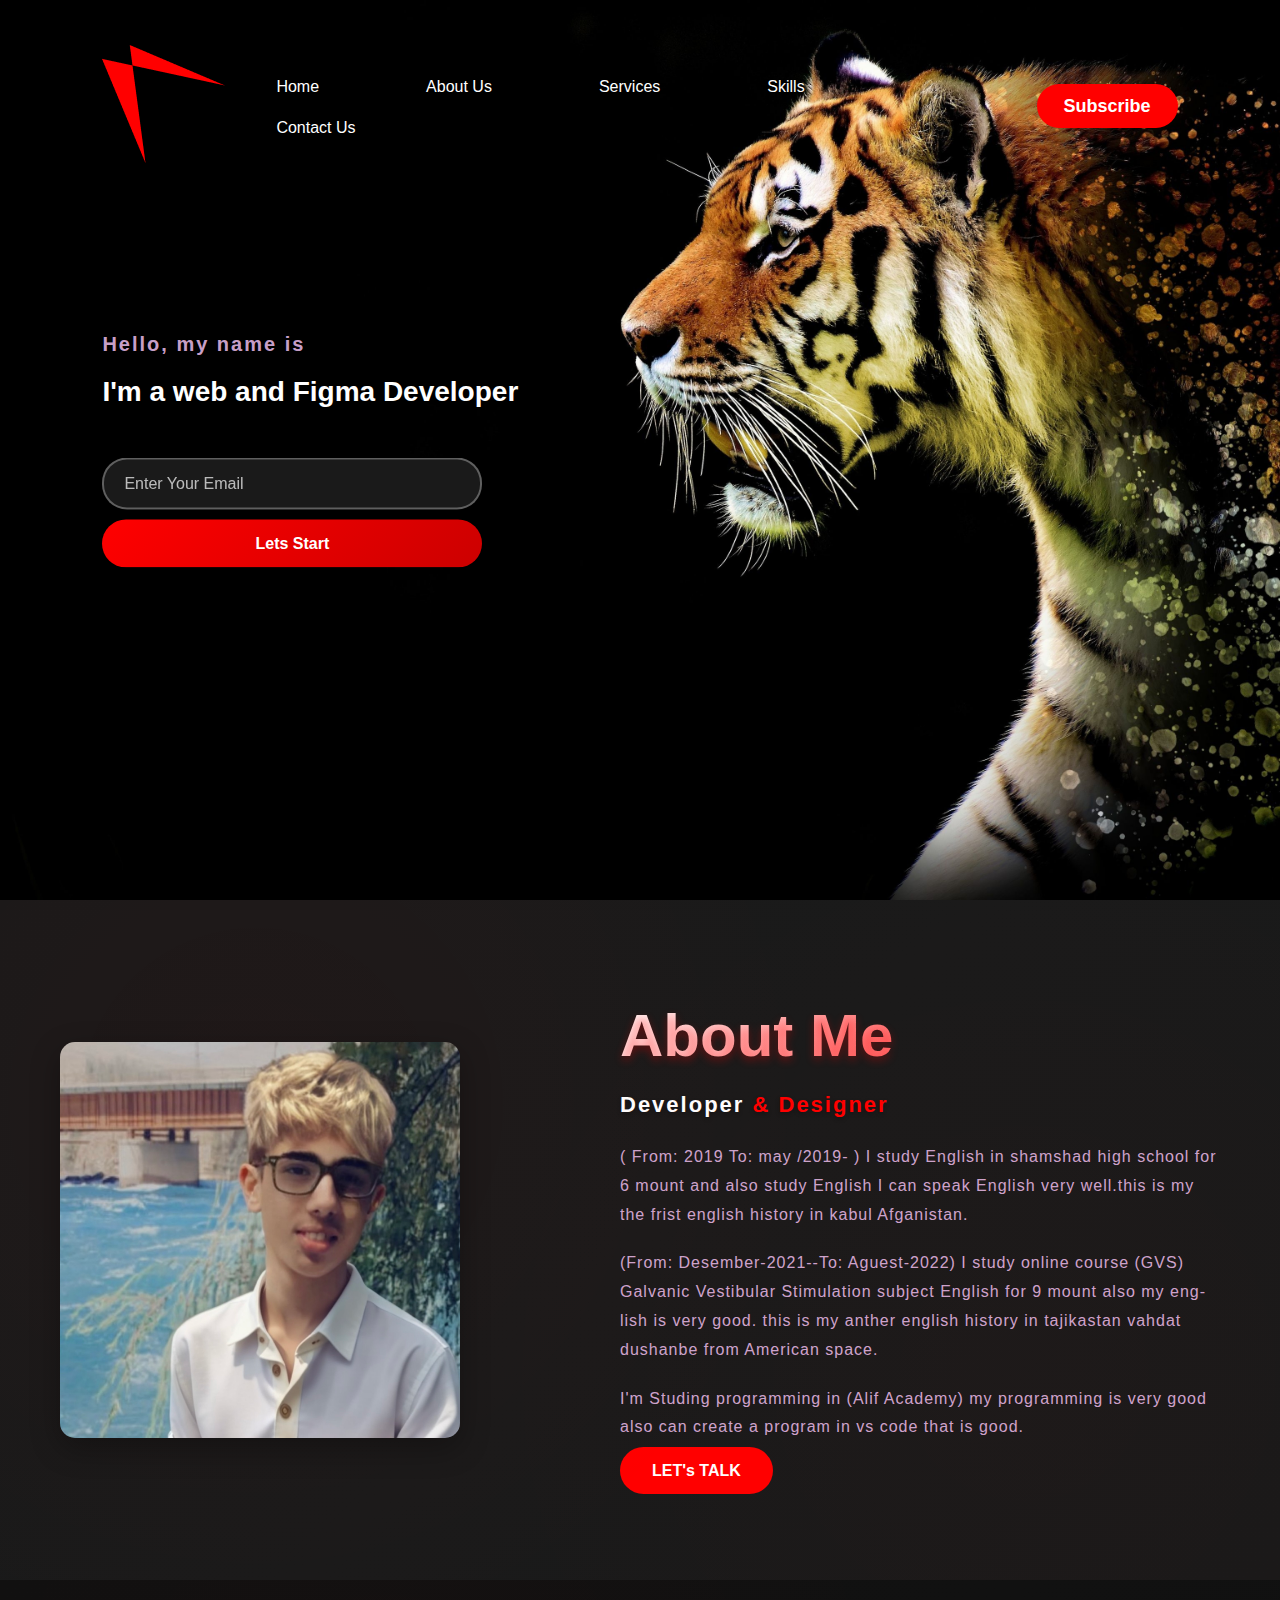
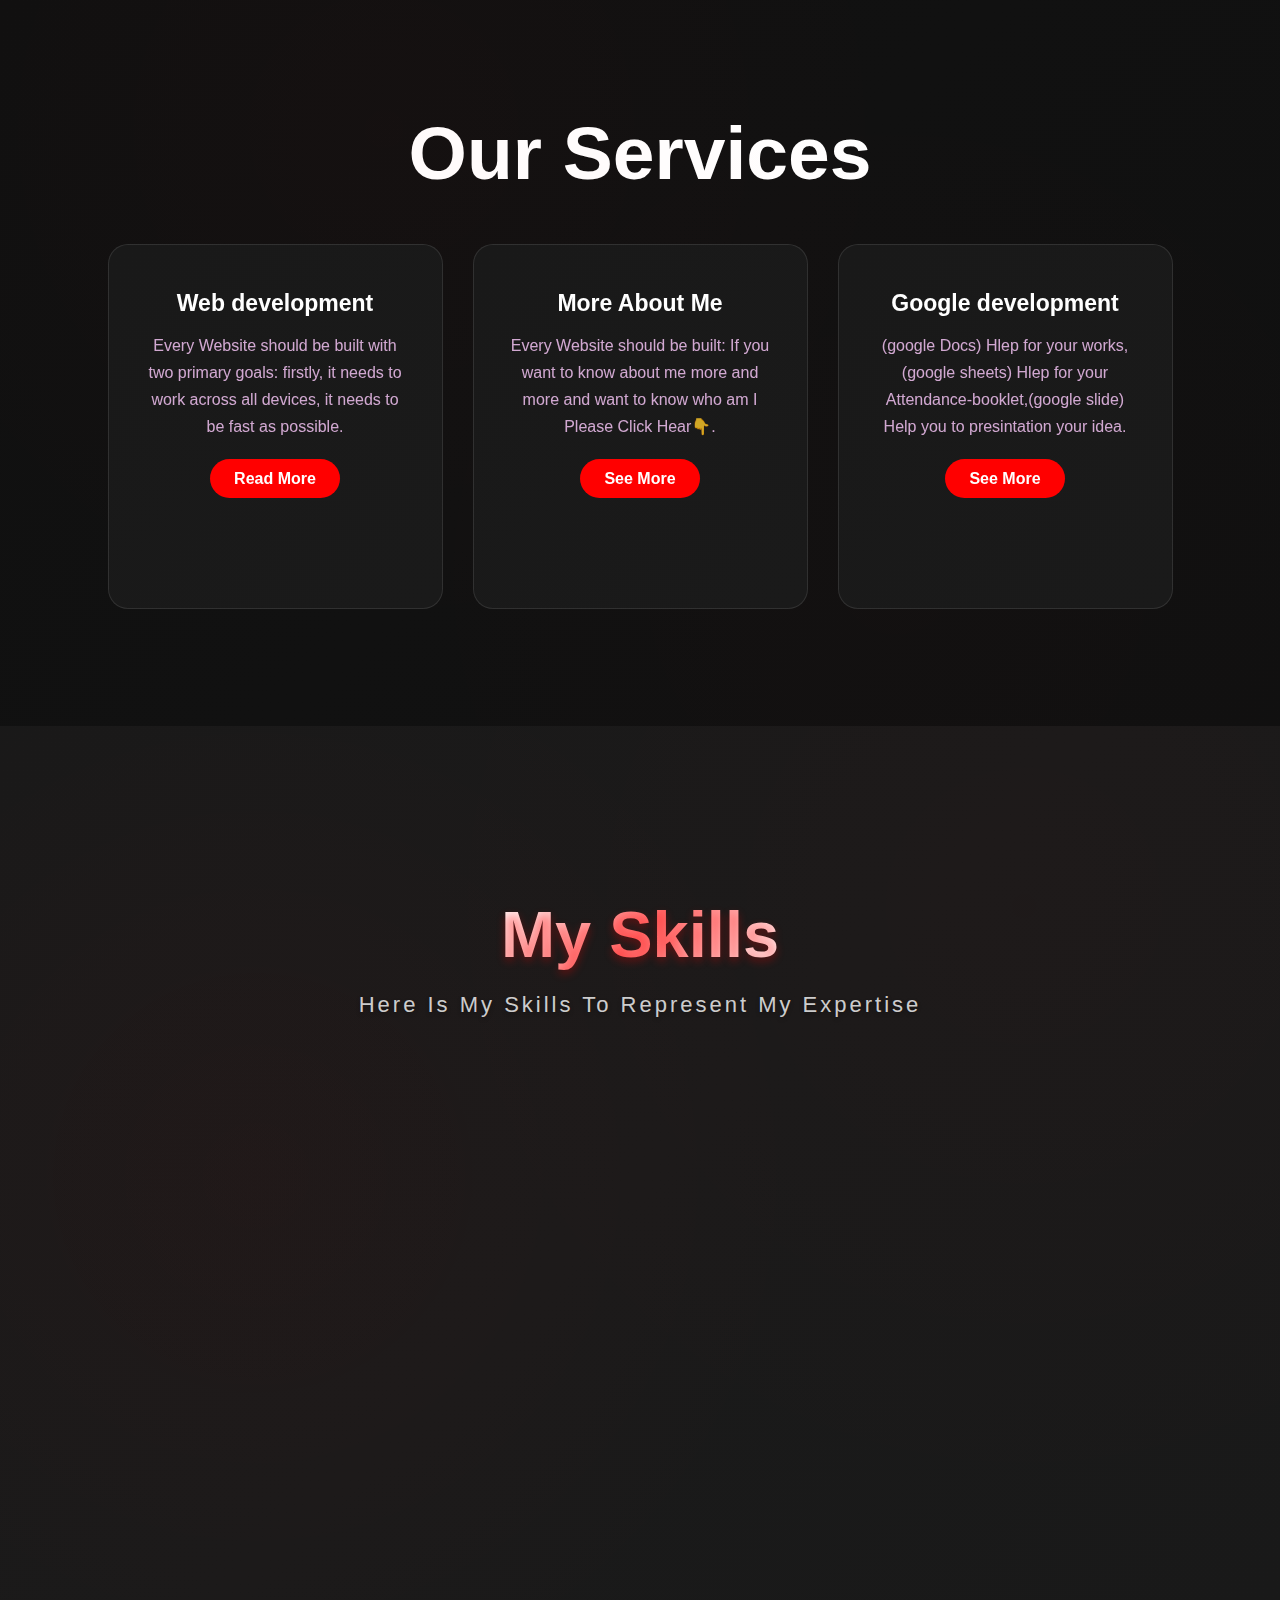
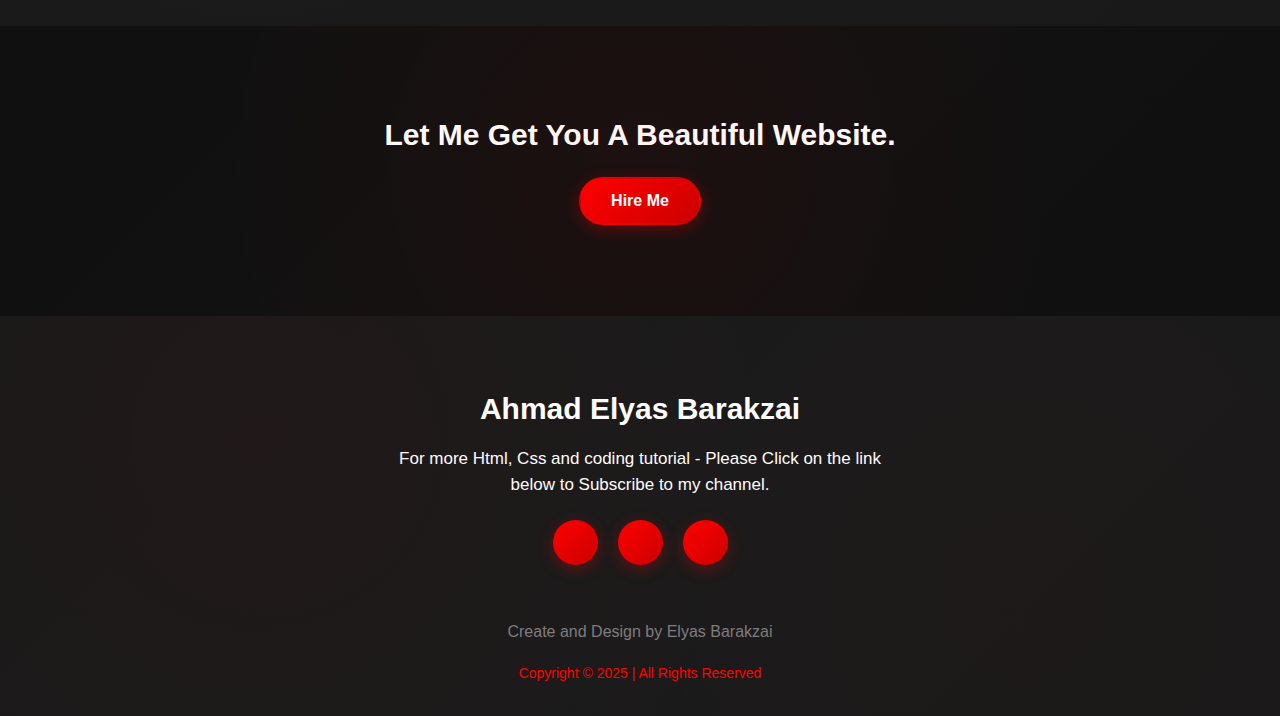
<file: index.html>
<!DOCTYPE html>
<html lang="en">

<head>
    <meta charset="UTF-8">
    <meta name="viewport" content="width=device-width, initial-scale=1.0">
    <meta http-equiv="X-UA-Compatible" content="IE=edge">
    <link rel="stylesheet" href="https://cdnjs.cloudflare.com/ajax/libs/font-awesome/6.2.0/css/all.min.css"
        integrity="sha512-xh6O/CkQoPOWDdYTDqeRdPCVd1SpvCA9XXcUnZS2FmJNp1coAFzvtCN9BmamE+4aHK8yyUHUSCcJHgXloTyT2A=="
        crossorigin="anonymous" referrerpolicy="no-referrer" />
    <link rel="icon" type="image/svg+xml" href="./images/Elyas-Name-Logo.png" />
    <link rel="stylesheet" href="./style.css">
    <title>My Portfolio Website</title>
</head>

<body>
    <div class="container">

        <!----hero section start---->

        <div class="hero">
            <div class="hero-content">
                <nav class="navbar" aria-label="Primary navigation">
                    <div class="nav-left">
                            <img src="./images/self-logo.png" class="logo" alt="Elyas-self-Logo">
                    </div>

                    <div class="nav-center">
                        <ul id="primary-navigation" class="nav-menu" role="menubar">
                            <li role="none"><a role="menuitem" href="#content">Home</a></li>
                            <li role="none"><a role="menuitem" href="#about">About Us</a></li>
                            <li role="none"><a role="menuitem" href="#service">Services</a></li>
                            <li role="none"><a role="menuitem" href="#skills_section">Skills</a></li>
                            <li role="none"><a role="menuitem" href="#contact-me">Contact Us</a></li>
                        </ul>
                    </div>

                    <div class="nav-actions nav-right">
                        <a href="https://www.youtube.com/@elyasbarakzai1" target="_blank" class="btn nav-btn">
                            Subscribe
                        </a>

                        <button class="hamburger" type="button" aria-label="Toggle navigation"
                            aria-controls="primary-navigation" aria-expanded="false">
                            <span class="bar"></span>
                            <span class="bar"></span>
                            <span class="bar"></span>
                        </button>
                    </div>
                </nav>
            </div>

            <div id="content" class="content">
                <h4>Hello, my name is</h4>
                <h1>Ah.Elyas <span>Barakzai</span></h1>
                <h3>I'm a web and Figma Developer</h3>
                <div class="newslatter">
                    <form>
                        <input type="email" name="email" id="mail" placeholder="Enter Your Email">
                        <button type="submit" name="submit" value="Lets Start">
                            Lets Start
                        </button>
                    </form>
                </div>
            </div>
        </div>

        <!----About section start---->

        <section id="about" class="about">
            <div class="main">
                <img src="./images/E-Image.jpeg" alt="UD">
                <div class="about-text">
                    <h2>About Me</h2>
                    <h5>Developer <span>& Designer</span></h5>
                    <p>( From: 2019 To: may /2019- ) I study English in shamshad high school for 6 mount
                        and also study English I can speak English very well.this is my the frist english history in
                        kabul
                        Afganistan.</p>

                    <p>(From: Desember-2021--To: Aguest-2022) I study online course (GVS) Galvanic Vestibular
                        Stimulation
                        subject English for 9 mount also my english is very good. this is my anther english history in
                        tajikastan vahdat dushanbe from American
                        space.</p>

                    <p>I'm Studing programming in (Alif Academy) my programming is very good also can create a program
                        in vs code that is good.</p>
                    <a class="a-2" href="https://t.me/ElyasBarakzai" target="_blank">LET's TALK</a>
                </div>
            </div>
        </section>

        <!----service section start---->

        <div id="service" class="service">
            <div class="title">
                <h2>Our Services</h2>
            </div>

            <div class="box">
                <div class="card">
                    <i class="fas fa-bars"></i>
                    <h5>Web development</h5>
                    <div class="pra">
                        <p>Every Website should be built with two primary goals: firstly, it needs to work across all
                            devices, it needs to be fast as possible.</p>

                        <p style="text-align: center;">
                            <a class="button" href="./pages/Big-Project-main/index.html" target="_blank">Read More</a>
                        </p>
                    </div>
                </div>


                <div class="card">
                    <i class="fas fa-user"></i>
                    <h5>More About Me</h5>
                    <div class="pra">
                        <p>Every Website should be built: If you want to know about me more and more and want to know
                            who am
                            I
                            Please Click Hear👇.</p>

                        <p style="text-align: center;">
                            <a class="button"
                                href="https://www.figma.com/design/xeLs4djbLX884A9o5jiXA4/Elyas-Barakzai-Resume?node-id=0-1&t=VACkBZYKchUGOIKf-1"
                                target="_blank">See
                                More</a>
                        </p>
                    </div>
                </div>


                <div class="card">
                    <i class="fas fa-bell"></i>
                    <h5>Google development</h5>
                    <div class="pra">
                        <p>(google Docs) Hlep for your works,(google sheets) Hlep for your Attendance-booklet,(google
                            slide)
                            Help you to
                            presintation your idea.</p>

                        <p style="text-align: center;">
                            <a class="button"
                                href="https://docs.google.com/presentation/d/18vEImPVUbnQC1KgIu7bP7aXDh3oItnLuvnegYuWDwuk/edit?usp=sharing"
                                target="_blank">See
                                More</a>
                        </p>
                    </div>
                </div>
            </div>
        </div>

        <!----Skills section start---->

        <div id="skills_section" class="skills_section">
            <div class="skills_head">
                <h2>My Skills</h2>
                <p>Here is my skills to represent my Expertise</p>
            </div>

            <div class="skills_main">
                <div class="skill_bar">
                    <div class="info">
                        <p>HTML</p>
                        <P>85%</P>
                    </div>
                    <div class="bar">
                        <span class="html"></span>
                    </div>
                </div>
                <div class="skill_bar">
                    <div class="info">
                        <p>CSS</p>
                        <P>80%</P>
                    </div>
                    <div class="bar">
                        <span class="css"></span>
                    </div>
                </div>
                <div class="skill_bar">
                    <div class="info">
                        <p>Figma</p>
                        <P>65%</P>
                    </div>
                    <div class="bar">
                        <span class="figma"></span>
                    </div>
                </div>
                <div class="skill_bar">
                    <div class="info">
                        <p>English</p>
                        <P>60%</P>
                    </div>
                    <div class="bar">
                        <span class="english"></span>
                    </div>
                </div>
                <div class="skill_bar">
                    <div class="info">
                        <p>Google</p>
                        <P>75%</P>
                    </div>
                    <div class="bar">
                        <span class="google"></span>
                    </div>
                </div>
                <div class="skill_bar">
                    <div class="info">
                        <p>Fast Typing</p>
                        <P>70%</P>
                    </div>
                    <div class="bar">
                        <span class="fast-typing"></span>
                    </div>
                </div>
                <div class="skill_bar">
                    <div class="info">
                        <p>Windows</p>
                        <P>80%</P>
                    </div>
                    <div class="bar">
                        <span class="windows"></span>
                    </div>
                </div>
                <div class="skill_bar">
                    <div class="info">
                        <p>Microsoft Office</p>
                        <P>70%</P>
                    </div>
                    <div class="bar">
                        <span class="microsoft-office"></span>
                    </div>
                </div>
            </div>
        </div>


        <!----Contact ME---->

        <div id="contact-me" class="contact-me">
            <p>Let Me Get You A Beautiful Website.</p>
            <a class="button-two" href="./pages/form/index.html">Hire Me</a>
        </div>

        <!----footer start---->

        <footer>
            <p>Ahmad Elyas Barakzai</p>
            <p>For more Html, Css and coding tutorial - Please Click on the link below to
                Subscribe to my channel.</p>
            <div class="social">
                <a href="https://www.instagram.com/elyasbarakzai1" target="_blank"><i class="fab fa-instagram"></i></a>
                <a href="https://github.com/elyasbarakzai" target="_blank"><i class="fab fa-github"></i></a>
                <a href="https://www.gmail.com" target="_blank"><i class="fa-solid fa-envelope"></i></a>
            </div>
            <br>
            <br>
            <p style="color: rgba(255, 255, 255, 0.442);">Create and Design by Elyas Barakzai
            <p class="end">Copyright © 2025 | All Rights Reserved </p>
            </p>
        </footer>

    </div>
    <script src="script.js"></script>
</body>

</html>
</file>
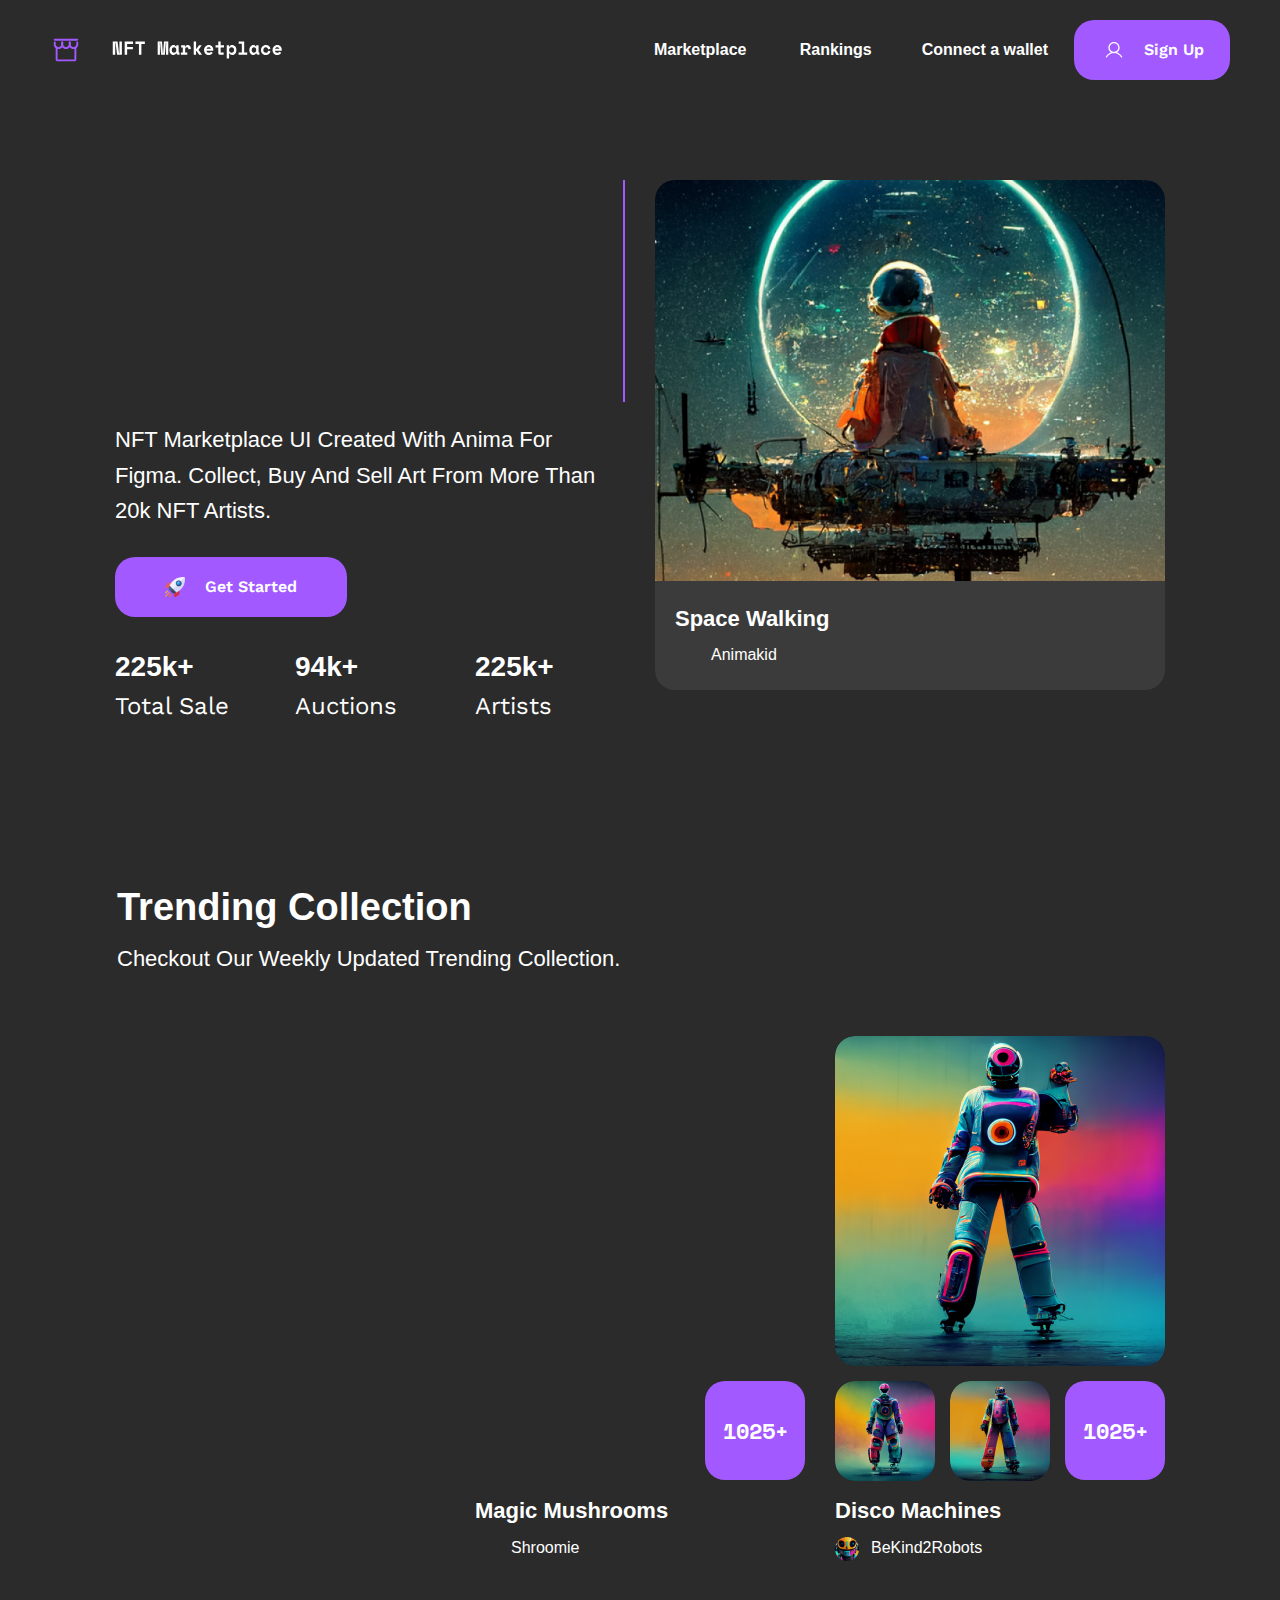
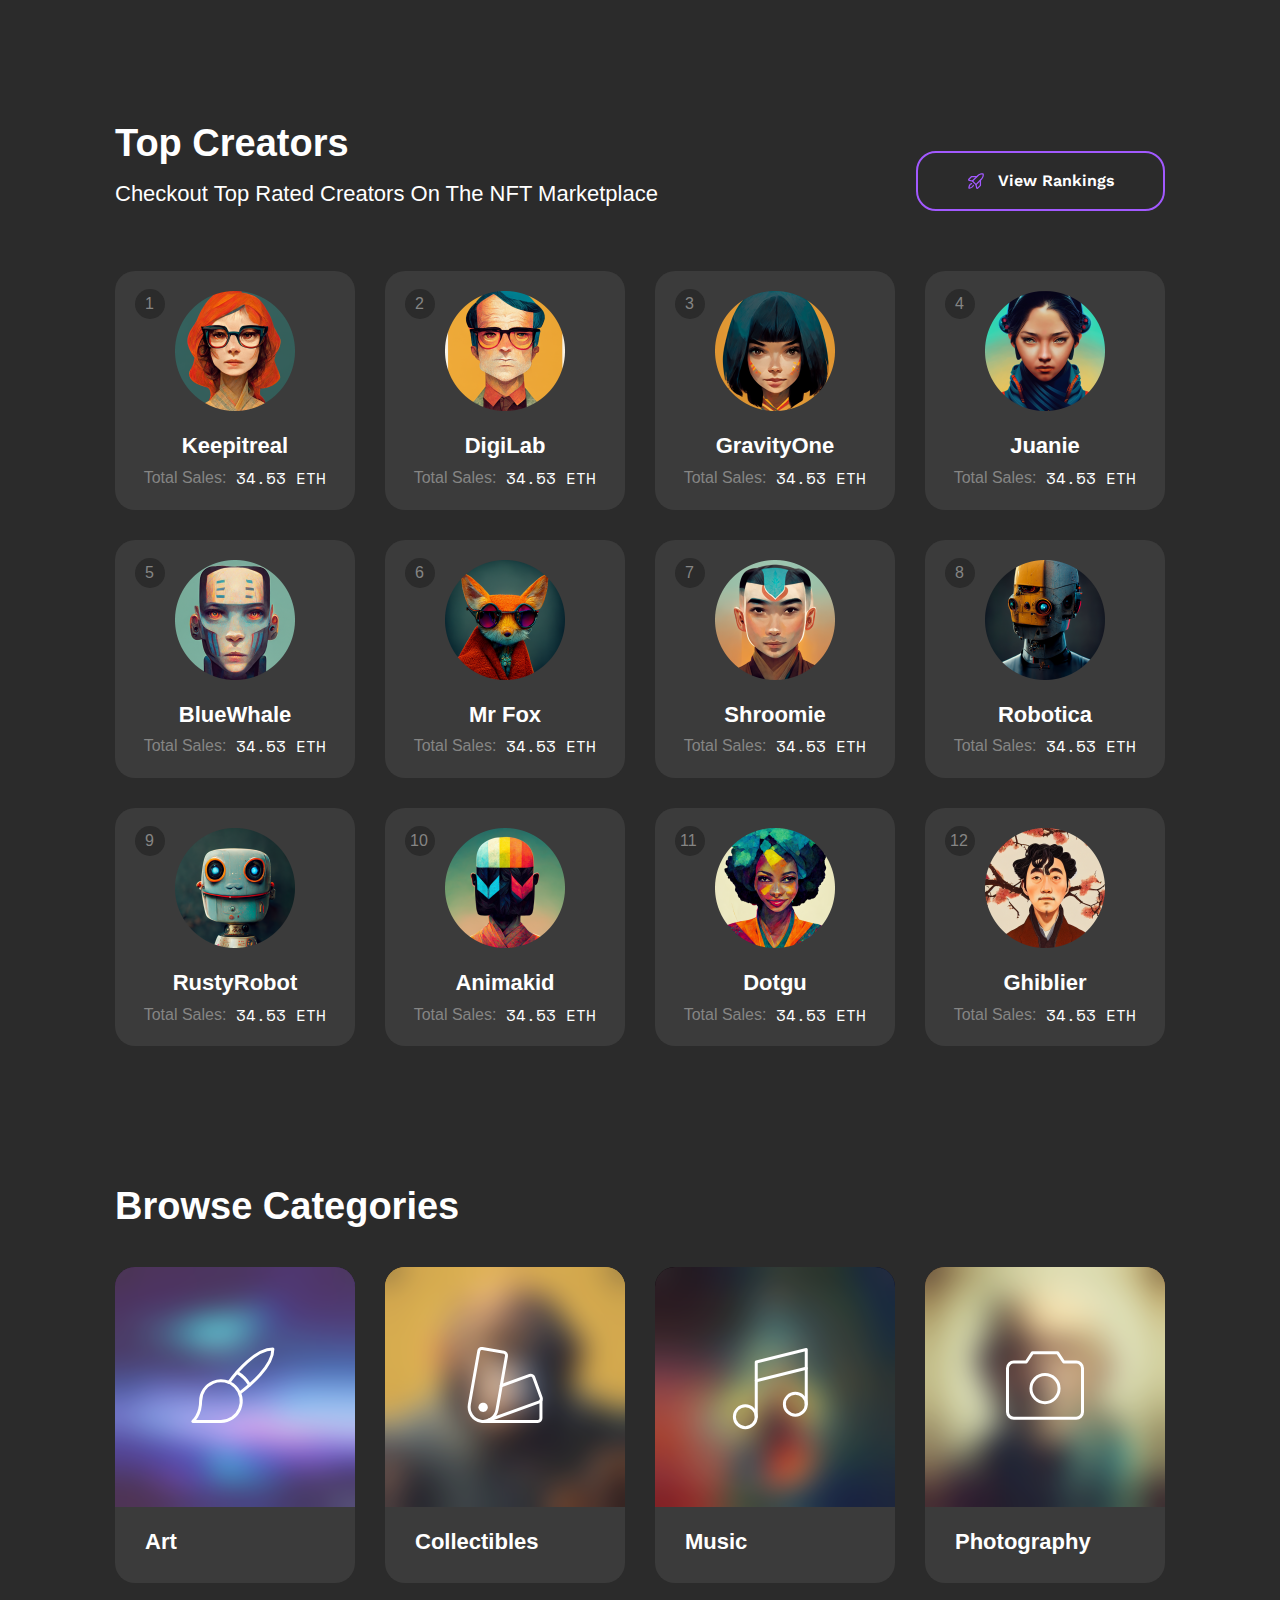
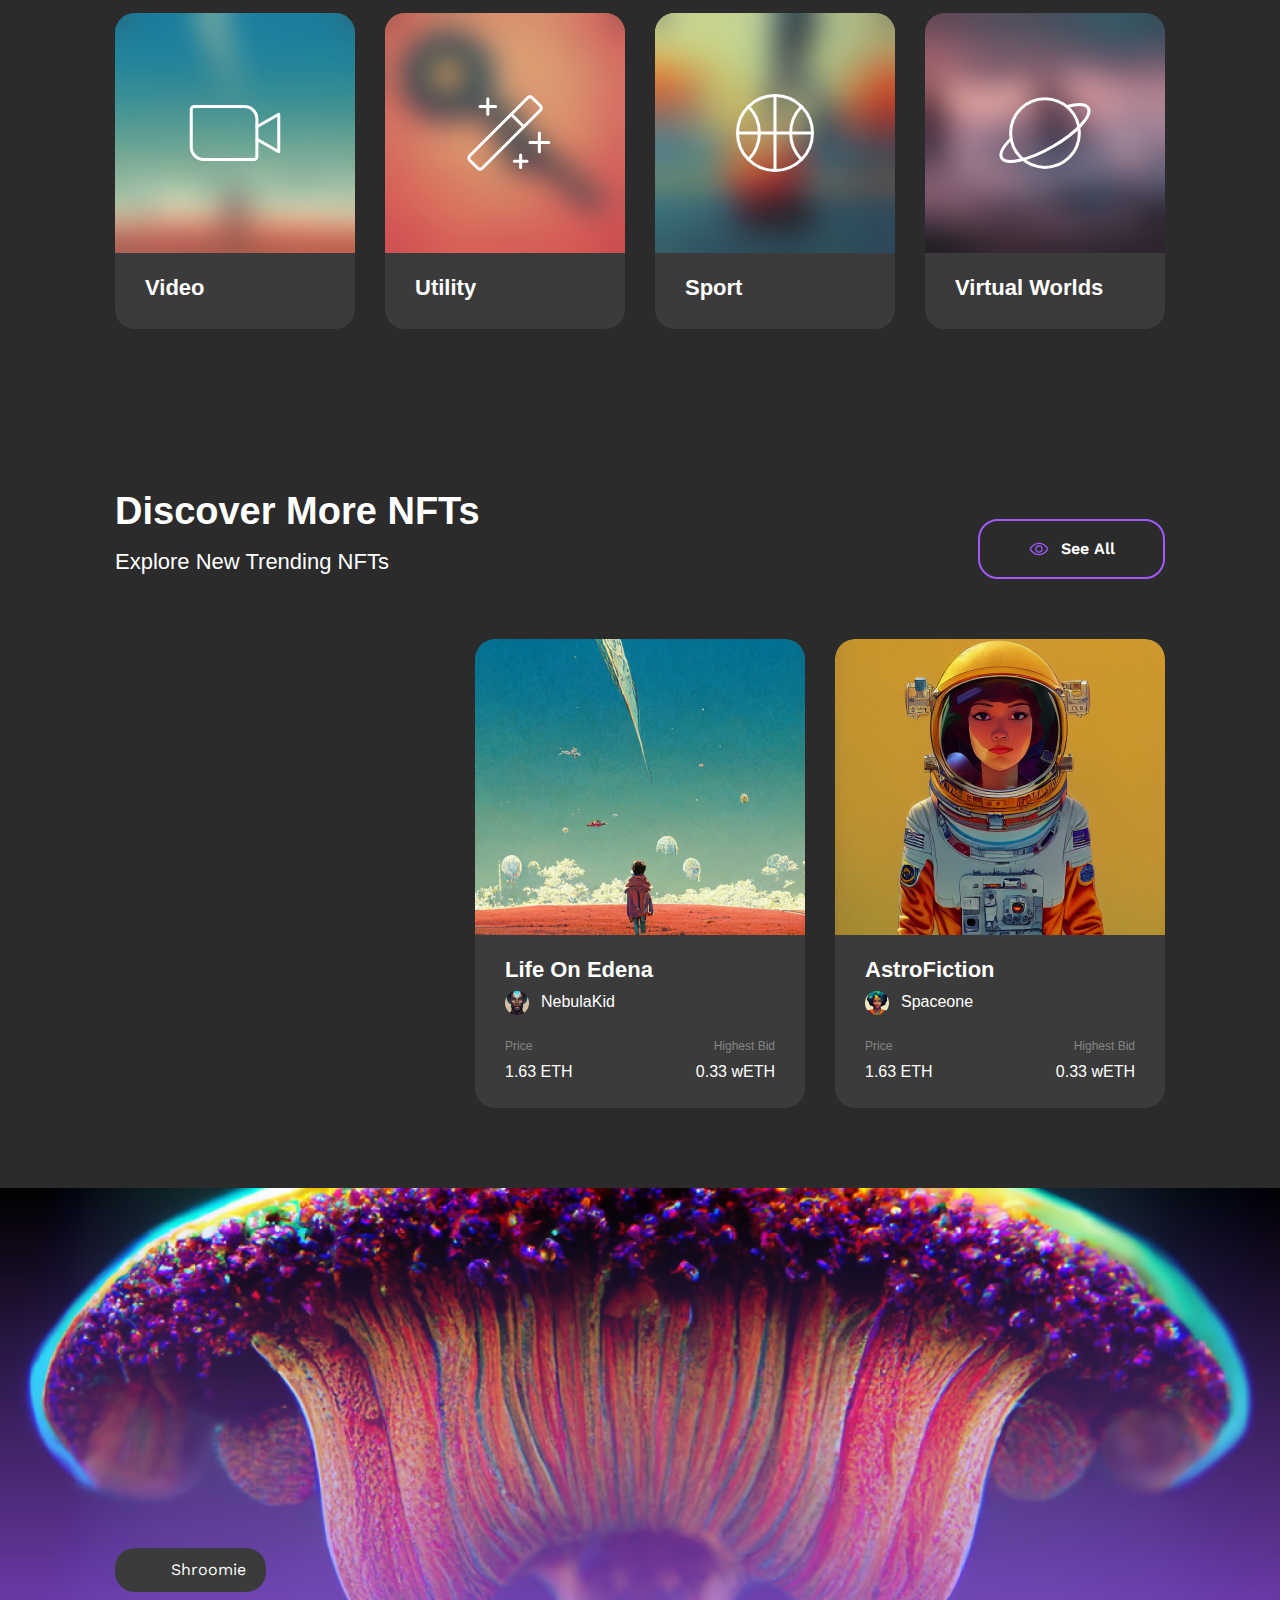
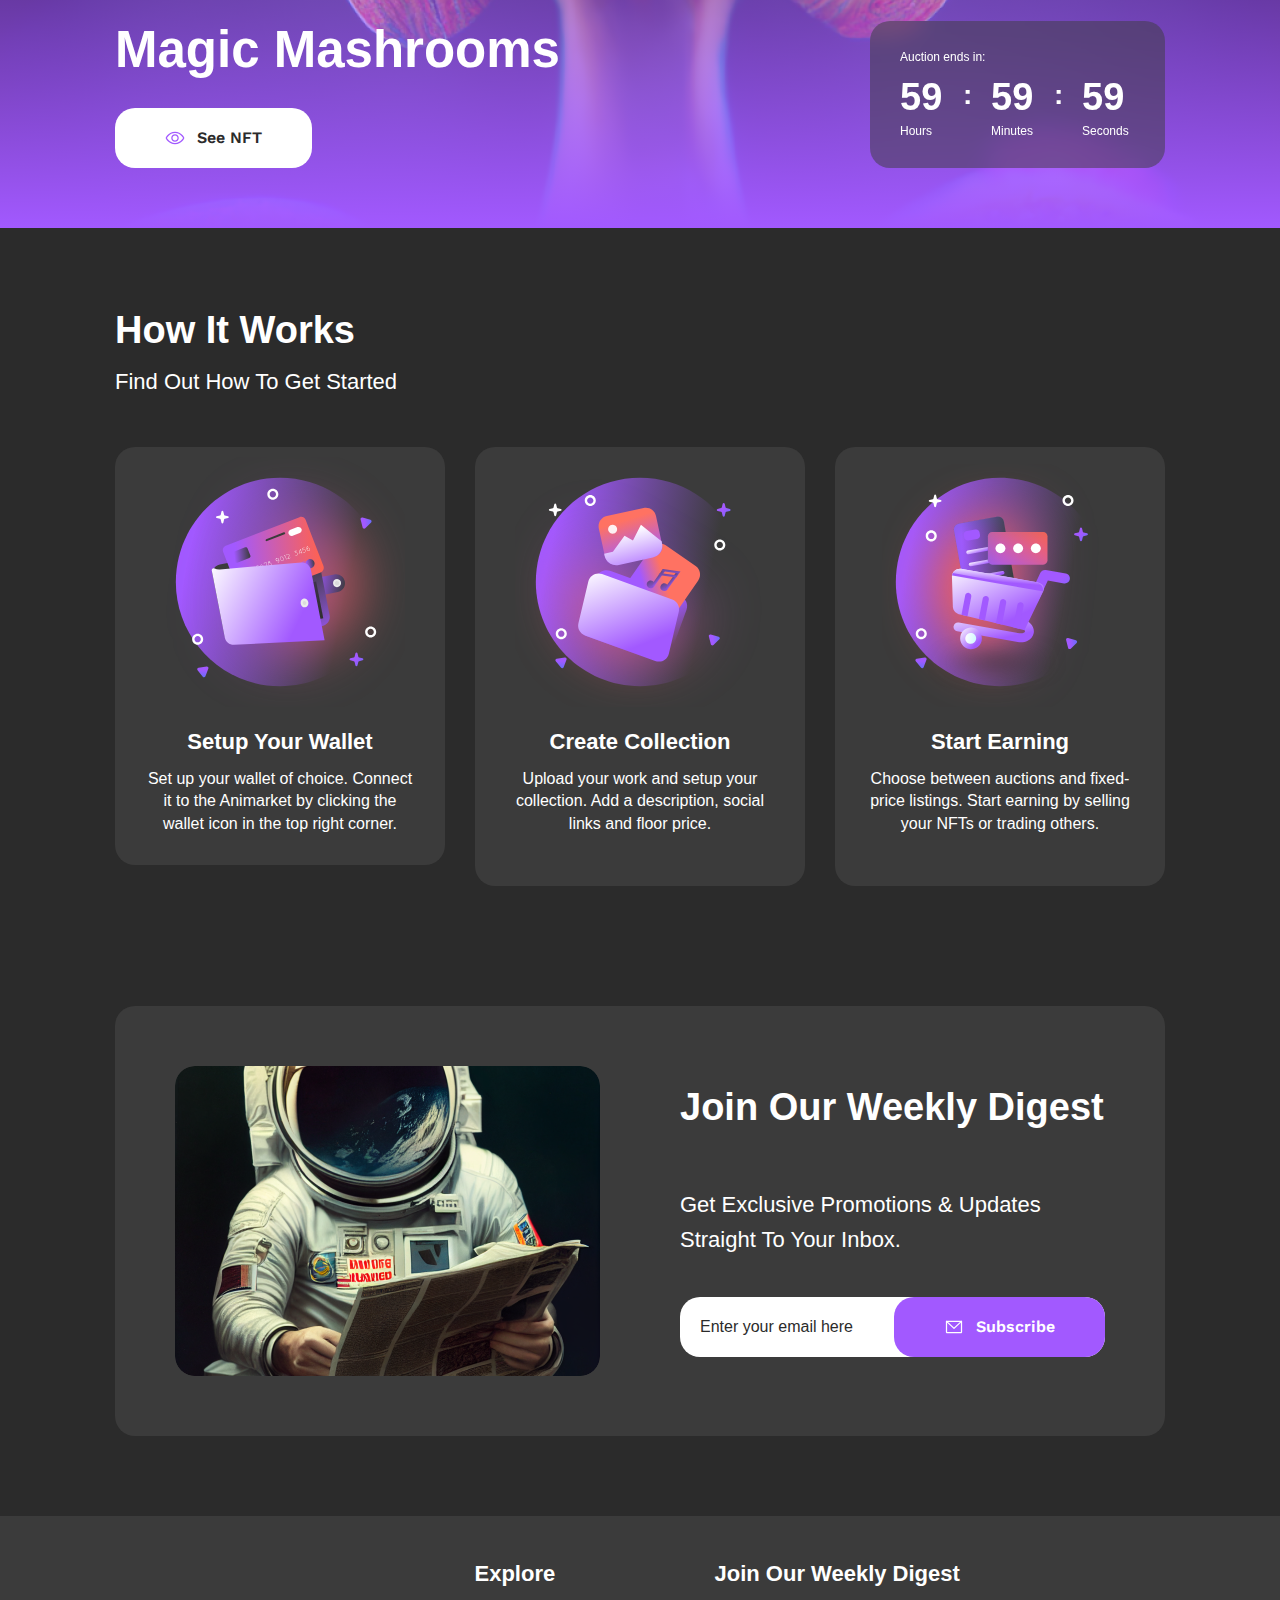
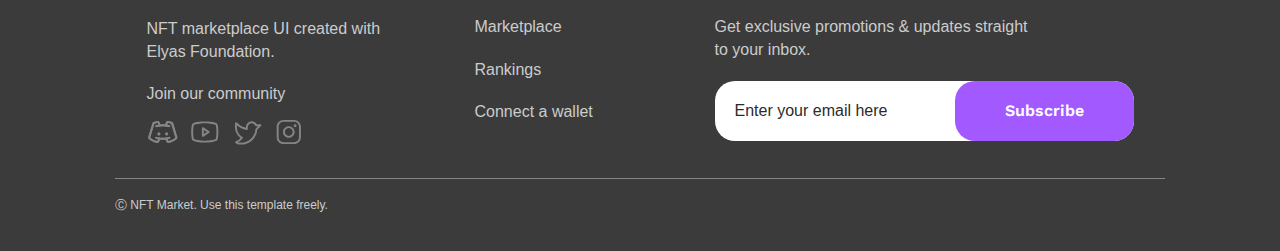
<file: pages/Big-Project-main/index.html>
<!DOCTYPE html>
<html lang="en">

<head>
  <meta charset="UTF-8">
  <meta name="viewport" content="width=device-width, initial-scale=1.0">
  <link rel="stylesheet" href="./index.css" />
  <link rel="stylesheet" href="https://fonts.googleapis.com/css2?family=Work Sans:wght@400;600&display=swap" />
  <link rel="stylesheet" href="https://fonts.googleapis.com/css2?family=Space Mono:wght@400;700&display=swap" />
  <link rel="icon" type="image/svg+xml" href="public/NFT marketplace head Logo.png" />
  <title>NFT MARKETPLACE</title>
</head>

<body>
  <div class="homepage-desktop">
    <header class="navigation">
      <a href="#home" class="nav-logo" id="navLogo">
        <div class="logo">
          <img class="storefront-icon" alt="NFT" src="./public/storefront.svg" />
          <img class="nft-marketplace-icon" alt="Marketplace" src="./public/nft-marketplace.svg" />
        </div>
      </a>
      <div class="nav-nav-menu">
        <a href="#marketplace" class="marketplace">
          <img class="rocketlaunch-icon" alt="" src="./public/rocketlaunch.svg" />

          <div class="button">Marketplace</div>
        </a>
        <a href="#rankings" class="rankings">
          <img class="rocketlaunch-icon1" alt="" src="./public/rocketlaunch.svg" />

          <div class="button1">Rankings</div>
        </a>
        <a href="#wallet" class="connect-a-wallet">
          <img class="rocketlaunch-icon2" alt="" src="./public/rocketlaunch.svg" />

          <div class="button2">Connect a wallet</div>
        </a>
        <a class="sign-up">
          <img class="user-icon" alt="" src="./public/user.svg" />

          <div class="button3">Sign Up</div>
        </a>
      </div>
    </header>
    <section id="home" class="hero-section">
      <div class="hero-section-frame">
        <div class="hero-text-buttons">
          <div class="headline-subhead">
            <h1 class="discover-digital-art">
              Discover digital art & Collect NFTs
            </h1>
            <h3 class="nft-marketplace-ui">
              NFT marketplace UI created with Anima for Figma. Collect, buy
              and sell art from more than 20k NFT artists.
            </h3>
          </div>
          <button class="button4">
            <img class="get-started-icon" alt="Get Started" src="./public/Get Started.png" />

            <div class="button5">Get Started</div>
          </button>
          <div class="additional-info">
            <div class="total-sale">
              <b class="k">240k+ </b>
              <h3 class="total-sale1">Total Sale</h3>
            </div>
            <div class="auctions">
              <b class="k1">100k+</b>
              <h3 class="auctions1">Auctions</h3>
            </div>
            <div class="artists">
              <b class="k2">240k+</b>
              <h3 class="artists1">Artists</h3>
            </div>
          </div>
        </div>
        <div class="highlighted-nft">
          <div class="artist-cardhorizontal-big">
            <div class="avatar">
              <img class="asset-12-2" alt="" src="./public/asset-12-2@2x.png" />
            </div>
            <div class="additional-info1">
              <div class="dish-studio">Dish Studio</div>
              <div class="total-sales-parent">
                <div class="total-sales">Total Sales:</div>
                <div class="eth">34.53 ETH</div>
              </div>
            </div>
          </div>
          <img class="image-placeholder-icon" loading="eager" alt="" src="./public/image-placeholder@2x.png" />

          <div class="photo">
            <h3 class="space-walking">Space Walking</h3>
            <div class="artist-card">
              <div class="avatar1">
                <img class="asset-12-21" alt="" src="./public/asset-12-2-1@2x.png" />
              </div>
              <div class="dish-studio1">Animakid</div>
            </div>
          </div>
          <div class="frame-parent">
            <div class="frame-group">
              <div class="price-wrapper">
                <div class="price">Price:</div>
              </div>
              <div class="eth-wrapper">
                <div class="eth1">1.63 ETH</div>
              </div>
            </div>
            <div class="frame-container">
              <div class="release-date-wrapper">
                <div class="release-date">Release Date:</div>
              </div>
              <div class="sep-2022-wrapper">
                <div class="sep-2022">2 Sep 2022</div>
              </div>
            </div>
          </div>
        </div>
      </div>
    </section>
    <section id="marketplace" class="trending-collection">
      <div class="section-headline">
        <div class="heading">
          <h1 class="trending-collection1">Trending Collection</h1>
        </div>
        <div class="subhead">
          <h3 class="checkout-our-weekly">
            Checkout our weekly updated trending collection.
          </h3>
        </div>
      </div>
      <div class="collection-card-row">
        <div class="collection-card">
          <div class="photos-number-of-additional">
            <img class="primary-photo-placeholder" loading="eager" alt=""
              src="./public/primary-photo-placeholder@2x.png" />

            <div class="explore">
              <img class="secondary-photo-placeholder" loading="eager" alt=""
                src="./public/secondary-photo-placeholder@2x.png" />

              <img class="secondary-photo-placeholder1" alt="" src="./public/secondary-photo-placeholder-1@2x.png" />

              <button class="number-of-additional-nfts">
                <b class="info-card-icon">1025+</b>
              </button>
            </div>
          </div>
          <div class="collection-info">
            <h3 class="collection-name">DSGN Animals</h3>
            <div class="artist-card1">
              <div class="avatar2">
                <img class="asset-12-22" alt="" src="./public/asset-12-2-2@2x.png" />
              </div>
              <div class="artist-name">MrFox</div>
            </div>
          </div>
        </div>
        <div class="collection-card1">
          <div class="photos-number-of-additional1">
            <img class="primary-photo-placeholder1" alt="" src="./public/primary-photo-placeholder-1@2x.png" />

            <div class="secondary-photo-placeholder-parent">
              <img class="secondary-photo-placeholder2" alt="" src="./public/secondary-photo-placeholder-2@2x.png" />

              <img class="secondary-photo-placeholder3" alt="" src="./public/secondary-photo-placeholder-3@2x.png" />

              <button class="number-of-additional-nfts1">
                <b class="b">1025+</b>
              </button>
            </div>
          </div>
          <div class="collection-info1">
            <h3 class="collection-name1">Magic Mushrooms</h3>
            <div class="artist-card2">
              <div class="avatar3">
                <img class="asset-12-23" alt="" src="./public/asset-12-2-3@2x.png" />
              </div>
              <div class="artist-name1">Shroomie</div>
            </div>
          </div>
        </div>
        <div class="collection-card2">
          <div class="photos-number-of-additional2">
            <img class="primary-photo-placeholder2" alt="" src="./public/primary-photo-placeholder-2@2x.png" />

            <div class="secondary-photo-placeholder-group">
              <img class="secondary-photo-placeholder4" alt="" src="./public/secondary-photo-placeholder-4@2x.png" />

              <img class="secondary-photo-placeholder5" alt="" src="./public/secondary-photo-placeholder-5@2x.png" />

              <button class="number-of-additional-nfts2">
                <b class="b1">1025+</b>
              </button>
            </div>
          </div>
          <div class="collection-info2">
            <h3 class="collection-name2">Disco Machines</h3>
            <div class="artist-card3">
              <div class="avatar4">
                <img class="asset-12-24" alt="" src="./public/asset-12-2-4@2x.png" />
              </div>
              <div class="artist-name2">BeKind2Robots</div>
            </div>
          </div>
        </div>
      </div>
    </section>
    <section id="rankings" class="top-rated-artists">
      <div class="section-headline-button">
        <div class="section-headline1">
          <div class="heading1">
            <h1 class="top-creators">Top creators</h1>
          </div>
          <div class="subhead1">
            <h3 class="checkout-top-rated">
              Checkout Top Rated Creators on the NFT Marketplace
            </h3>
          </div>
        </div>
        <button class="button6">
          <img class="rocketlaunch-icon4" alt="" src="./public/rocketlaunch-1.svg" />

          <div class="button7">View Rankings</div>
        </button>
      </div>
      <div class="artist-cards-grid">
        <div class="artist-cards-row">
          <div class="artist-card4">
            <div class="artist-avatar">
              <div class="avatar5">
                <img class="asset-12-25" alt="" src="./public/asset-12-2-5@2x.png" />
              </div>
            </div>
            <div class="artist-info">
              <h3 class="dish-studio2">Keepitreal</h3>
              <div class="additional-info2">
                <div class="total-sales1">Total Sales:</div>
                <div class="eth2">34.53 ETH</div>
              </div>
            </div>
            <div class="ranking-number">
              <div class="row">1</div>
            </div>
          </div>
          <div class="artist-card5">
            <div class="artist-avatar1">
              <div class="avatar6">
                <img class="asset-12-26" alt="" src="./public/asset-12-2-6@2x.png" />
              </div>
            </div>
            <div class="artist-info1">
              <h3 class="dish-studio3">DigiLab</h3>
              <div class="additional-info3">
                <div class="total-sales2">Total Sales:</div>
                <div class="eth3">34.53 ETH</div>
              </div>
            </div>
            <div class="ranking-number1">
              <div class="card">2</div>
            </div>
          </div>
          <div class="artist-card6">
            <div class="artist-avatar2">
              <div class="avatar7">
                <img class="asset-12-27" alt="" src="./public/asset-12-2-7@2x.png" />
              </div>
            </div>
            <div class="artist-info2">
              <h3 class="dish-studio4">GravityOne</h3>
              <div class="additional-info4">
                <div class="total-sales3">Total Sales:</div>
                <div class="eth4">34.53 ETH</div>
              </div>
            </div>
            <div class="ranking-number2">
              <div class="market-content-area">3</div>
            </div>
          </div>
          <div class="artist-card7">
            <div class="artist-avatar3">
              <div class="avatar8">
                <img class="asset-12-28" alt="" src="./public/asset-12-2-8@2x.png" />
              </div>
            </div>
            <div class="artist-info3">
              <h3 class="dish-studio5">Juanie</h3>
              <div class="additional-info5">
                <div class="total-sales4">Total Sales:</div>
                <div class="eth5">34.53 ETH</div>
              </div>
            </div>
            <div class="ranking-number3">
              <div class="header-container">4</div>
            </div>
          </div>
        </div>
        <div class="artist-cards-row1">
          <div class="artist-card8">
            <div class="artist-avatar4">
              <div class="avatar9">
                <img class="asset-12-29" alt="" src="./public/asset-12-2-9@2x.png" />
              </div>
            </div>
            <div class="artist-info4">
              <h3 class="dish-studio6">BlueWhale</h3>
              <div class="additional-info6">
                <div class="total-sales5">Total Sales:</div>
                <div class="eth6">34.53 ETH</div>
              </div>
            </div>
            <div class="ranking-number4">
              <div class="div">5</div>
            </div>
          </div>
          <div class="artist-card9">
            <div class="artist-avatar5">
              <div class="avatar10">
                <img class="asset-12-210" alt="" src="./public/asset-12-2-10@2x.png" />
              </div>
            </div>
            <div class="artist-info5">
              <h3 class="dish-studio7">mr fox</h3>
              <div class="additional-info7">
                <div class="total-sales6">Total Sales:</div>
                <div class="eth7">34.53 ETH</div>
              </div>
            </div>
            <div class="ranking-number5">
              <div class="div1">6</div>
            </div>
          </div>
          <div class="artist-card10">
            <div class="artist-avatar6">
              <div class="avatar11">
                <img class="asset-12-211" alt="" src="./public/asset-12-2-11@2x.png" />
              </div>
            </div>
            <div class="artist-info6">
              <h3 class="dish-studio8">Shroomie</h3>
              <div class="additional-info8">
                <div class="total-sales7">Total Sales:</div>
                <div class="eth8">34.53 ETH</div>
              </div>
            </div>
            <div class="ranking-number6">
              <div class="div2">7</div>
            </div>
          </div>
          <div class="artist-card11">
            <div class="artist-avatar7">
              <div class="avatar12">
                <img class="asset-12-212" alt="" src="./public/asset-12-2-12@2x.png" />
              </div>
            </div>
            <div class="artist-info7">
              <h3 class="dish-studio9">robotica</h3>
              <div class="additional-info9">
                <div class="total-sales8">Total Sales:</div>
                <div class="eth9">34.53 ETH</div>
              </div>
            </div>
            <div class="ranking-number7">
              <div class="div3">8</div>
            </div>
          </div>
        </div>
        <div class="artist-cards-row2">
          <div class="artist-card12">
            <div class="artist-avatar8">
              <div class="avatar13">
                <img class="asset-12-213" alt="" src="./public/asset-12-2-13@2x.png" />
              </div>
            </div>
            <div class="artist-info8">
              <h3 class="dish-studio10">RustyRobot</h3>
              <div class="additional-info10">
                <div class="total-sales9">Total Sales:</div>
                <div class="eth10">34.53 ETH</div>
              </div>
            </div>
            <div class="ranking-number8">
              <div class="div4">9</div>
            </div>
          </div>
          <div class="artist-card13">
            <div class="artist-avatar9">
              <div class="avatar14">
                <img class="asset-12-214" alt="" src="./public/asset-12-2-14@2x.png" />
              </div>
            </div>
            <div class="artist-info9">
              <h3 class="dish-studio11">animakid</h3>
              <div class="additional-info11">
                <div class="total-sales10">Total Sales:</div>
                <div class="eth11">34.53 ETH</div>
              </div>
            </div>
            <div class="ranking-number9">
              <div class="div5">10</div>
            </div>
          </div>
          <div class="artist-card14">
            <div class="artist-avatar10">
              <div class="avatar15">
                <img class="asset-12-215" alt="" src="./public/asset-12-2-15@2x.png" />
              </div>
            </div>
            <div class="artist-info10">
              <h3 class="dish-studio12">Dotgu</h3>
              <div class="additional-info12">
                <div class="total-sales11">Total Sales:</div>
                <div class="eth12">34.53 ETH</div>
              </div>
            </div>
            <div class="ranking-number10">
              <div class="div6">11</div>
            </div>
          </div>
          <div class="artist-card15">
            <div class="artist-avatar11">
              <div class="avatar16">
                <img class="asset-12-216" alt="" src="./public/asset-12-2-16@2x.png" />
              </div>
            </div>
            <div class="artist-info11">
              <h3 class="dish-studio13">Ghiblier</h3>
              <div class="additional-info13">
                <div class="total-sales12">Total Sales:</div>
                <div class="eth13">34.53 ETH</div>
              </div>
            </div>
            <div class="ranking-number11">
              <div class="div7">12</div>
            </div>
          </div>
        </div>
      </div>
    </section>
    <section class="browse-categories">
      <div class="section-headline2">
        <h1 class="browse-categories1">Browse Categories</h1>
      </div>
      <div class="category-cards-grid">
        <div class="category-cards-row">
          <div class="category-card">
            <div class="photo-icon">
              <img class="image-placeholder-icon1" alt="" src="./public/image-placeholder-1@2x.png" />

              <div class="category-icon">
                <img class="paintbrush-icon" alt="" src="./public/paintbrush.svg" />
              </div>
            </div>
            <div class="collection-name3">
              <h3 class="category-name">Art</h3>
            </div>
          </div>
          <div class="category-card1">
            <div class="photo-icon1">
              <img class="image-placeholder-icon2" alt="" src="./public/image-placeholder-2@2x.png" />

              <div class="category-icon1">
                <img class="swatches-icon" alt="" src="./public/swatches.svg" />
              </div>
            </div>
            <div class="collection-name4">
              <h3 class="category-name1">Collectibles</h3>
            </div>
          </div>
          <div class="category-card2">
            <div class="photo-icon2">
              <img class="image-placeholder-icon3" alt="" src="./public/image-placeholder-3@2x.png" />

              <div class="category-icon2">
                <img class="musicnotes-icon" alt="" src="./public/musicnotes.svg" />
              </div>
            </div>
            <div class="collection-name5">
              <h3 class="category-name2">Music</h3>
            </div>
          </div>
          <div class="category-card3">
            <div class="photo-icon3">
              <img class="image-placeholder-icon4" alt="" src="./public/image-placeholder-4@2x.png" />

              <div class="category-icon3">
                <img class="camera-icon" alt="" src="./public/camera.svg" />
              </div>
            </div>
            <div class="collection-name6">
              <h3 class="category-name3">Photography</h3>
            </div>
          </div>
        </div>
        <div class="category-cards-row1">
          <div class="category-card4">
            <div class="photo-icon4">
              <img class="image-placeholder-icon5" alt="" src="./public/image-placeholder-5@2x.png" />

              <div class="category-icon4">
                <img class="videocamera-icon" alt="" src="./public/videocamera.svg" />
              </div>
            </div>
            <div class="collection-name7">
              <h3 class="category-name4">Video</h3>
            </div>
          </div>
          <div class="category-card5">
            <div class="photo-icon5">
              <img class="image-placeholder-icon6" alt="" src="./public/image-placeholder-6@2x.png" />

              <div class="category-icon5">
                <img class="magicwand-icon" alt="" src="./public/magicwand.svg" />
              </div>
            </div>
            <div class="collection-name8">
              <h3 class="category-name5">Utility</h3>
            </div>
          </div>
          <div class="category-card6">
            <div class="photo-icon6">
              <img class="image-placeholder-icon7" alt="" src="./public/image-placeholder-7@2x.png" />

              <div class="category-icon6">
                <img class="basketball-icon" alt="" src="./public/basketball.svg" />
              </div>
            </div>
            <div class="collection-name9">
              <h3 class="category-name6">Sport</h3>
            </div>
          </div>
          <div class="category-card7">
            <div class="photo-icon7">
              <img class="image-placeholder-icon8" alt="" src="./public/image-placeholder-8@2x.png" />

              <div class="category-icon7">
                <img class="planet-icon" alt="" src="./public/planet.svg" />
              </div>
            </div>
            <div class="collection-name10">
              <h3 class="category-name7">Virtual Worlds</h3>
            </div>
          </div>
        </div>
      </div>
    </section>
    <section class="discover-more-nfts">
      <div class="section-headline-button1">
        <div class="section-headline3">
          <h1 class="discover-more-nfts1">Discover More NFTs</h1>
          <h3 class="explore-new-trending">Explore new trending NFTs</h3>
        </div>
        <button class="button8">
          <img class="eye-icon" alt="" src="./public/eye.svg" />

          <div class="button9">See All</div>
        </button>
      </div>
      <div class="nft-cards-row">
        <div class="nft-card">
          <div class="image">
            <img class="image-placeholder-icon9" alt="" src="./public/image-placeholder-9@2x.png" />
          </div>
          <div class="nft-info">
            <div class="artst-info">
              <h3 class="nft-name">Distant Galaxy</h3>
              <div class="artist-avatar-name">
                <div class="avatar17">
                  <img class="asset-12-217" alt="" src="./public/asset-12-2-17@2x.png" />
                </div>
                <div class="nft-artist">MoonDancer</div>
              </div>
            </div>
            <div class="additional-info14">
              <div class="price1">
                <div class="price2">Price</div>
                <div class="eth14">1.63 ETH</div>
              </div>
              <div class="highest-bid">
                <div class="highest-bid1">Highest Bid</div>
                <div class="weth">0.33 wETH</div>
              </div>
            </div>
          </div>
        </div>
        <div class="nft-card1">
          <div class="image1">
            <img class="image-placeholder-icon10" alt="" src="./public/image-placeholder-10@2x.png" />
          </div>
          <div class="nft-info1">
            <div class="artst-info1">
              <h3 class="nft-name1">Life On Edena</h3>
              <div class="artist-avatar-name1">
                <div class="avatar18">
                  <img class="asset-12-218" alt="" src="./public/asset-12-2-18@2x.png" />
                </div>
                <div class="nft-artist1">NebulaKid</div>
              </div>
            </div>
            <div class="additional-info15">
              <div class="price3">
                <div class="price4">Price</div>
                <div class="eth15">1.63 ETH</div>
              </div>
              <div class="highest-bid2">
                <div class="highest-bid3">Highest Bid</div>
                <div class="weth1">0.33 wETH</div>
              </div>
            </div>
          </div>
        </div>
        <div class="nft-card2">
          <div class="image2">
            <img class="image-placeholder-icon11" alt="" src="./public/image-placeholder-11@2x.png" />
          </div>
          <div class="nft-info2">
            <div class="artst-info2">
              <h3 class="nft-name2">AstroFiction</h3>
              <div class="artist-avatar-name2">
                <div class="avatar19">
                  <img class="asset-12-219" alt="" src="./public/asset-12-2-19@2x.png" />
                </div>
                <div class="nft-artist2">Spaceone</div>
              </div>
            </div>
            <div class="additional-info16">
              <div class="price5">
                <div class="price6">Price</div>
                <div class="eth16">1.63 ETH</div>
              </div>
              <div class="highest-bid4">
                <div class="highest-bid5">Highest Bid</div>
                <div class="weth2">0.33 wETH</div>
              </div>
            </div>
          </div>
        </div>
      </div>
    </section>
    <section class="nft-highlight">
      <div class="nft-info3">
        <div class="email-input">
          <div class="nft-artst-name-button">
            <button class="artist-card16">
              <div class="avatar20">
                <img class="asset-12-220" alt="" src="./public/asset-12-2-3@2x.png" />
              </div>
              <div class="dish-studio14">Shroomie</div>
            </button>
            <h1 class="magic-mashrooms">Magic Mashrooms</h1>
            <button class="button10">
              <img class="eye-icon1" alt="" src="./public/eye.svg" />

              <div class="button11">See NFT</div>
            </button>
          </div>
          <div class="auction-timer">
            <div class="auction-ends-in">Auction ends in:</div>
            <div class="timer">
              <div class="hours">
                <b class="semi-colon">59</b>
                <div class="hours1">Hours</div>
              </div>
              <h2 class="hours-minutes-seconds">:</h2>
              <div class="minutes">
                <b class="b2">59</b>
                <div class="minutes1">Minutes</div>
              </div>
              <h2 class="hours-minutes-seconds1">:</h2>
              <div class="seconds">
                <b class="b3">59</b>
                <div class="seconds1">Seconds</div>
              </div>
            </div>
          </div>
        </div>
      </div>
    </section>
    <section id="wallet" class="how-it-works">
      <div class="section-headline4">
        <h1 class="how-it-works1">How it works</h1>
        <h3 class="find-out-how">Find out how to get started</h3>
      </div>
      <div class="card-row">
        <div class="info-card">
          <img class="icon" loading="eager" alt="" src="./public/icon.svg" />

          <div class="card-details">
            <h3 class="setup-your-wallet">Setup Your wallet</h3>
            <div class="set-up-your">
              Set up your wallet of choice. Connect it to the Animarket by
              clicking the wallet icon in the top right corner.
            </div>
          </div>
        </div>
        <div class="info-card1">
          <img class="icon1" alt="" src="./public/icon-1.svg" />

          <div class="card-details1">
            <h3 class="setup-your-wallet1">Create Collection</h3>
            <div class="set-up-your1">
              Upload your work and setup your collection. Add a description,
              social links and floor price.
            </div>
          </div>
        </div>
        <div class="info-card2">
          <img class="icon2" alt="" src="./public/icon-2.svg" />

          <div class="card-details2">
            <h3 class="setup-your-wallet2">Start Earning</h3>
            <div class="set-up-your2">
              Choose between auctions and fixed-price listings. Start earning
              by selling your NFTs or trading others.
            </div>
          </div>
        </div>
      </div>
    </section>
    <section id="signup" class="subscribe-widget">
      <div class="subscribe-widget1">
        <img class="photo-icon8" loading="eager" alt="" src="./public/photo@2x.png" />

        <div class="subscribe-form">
          <div class="headline-subhead1">
            <h1 class="join-our-weekly">Join our weekly digest</h1>
            <h3 class="get-exclusive-promotions">
              Get exclusive promotions & updates straight to your inbox.
            </h3>
          </div>
          <div class="subscribe-form1">
            <div class="enter-your-email">Enter your email here</div>
            <button class="button12" id="button4">
              <img class="envelopesimple-icon" alt="" src="./public/envelopesimple.svg" />

              <div class="button13">Subscribe</div>
            </button>
          </div>
        </div>
      </div>
    </section>
    <footer class="footer">
      <div class="footer-info">
        <div class="nft-marketplace-info">
          <div class="logo1">
            <img class="storefront-icon1" alt="" src="./public/storefront.svg" />

            <div class="logo-frame">
              <img class="nft-marketplace-icon1" alt="" src="./public/nft-marketplace.svg" />
            </div>
          </div>
          <div class="additional-info17">
            <div class="nft-marketplace-ui1">
              NFT marketplace UI created with Elyas Foundation.
            </div>
            <div class="community-info">
              <div class="join-our-community">Join our community</div>
              <div class="icons">
                <img class="discordlogo-icon" loading="eager" alt="" src="./public/discordlogo.svg"
                  id="discordLogoIcon" />

                <img class="youtubelogo-icon" loading="eager" alt="" src="./public/youtubelogo.svg"
                  id="youtubeLogoIcon" />

                <img class="twitterlogo-icon" loading="eager" alt="" src="./public/twitterlogo.svg"
                  id="twitterLogoIcon" />

                <img class="instagramlogo-icon" loading="eager" alt="" src="./public/instagramlogo.svg"
                  id="instagramLogoIcon" />
              </div>
            </div>
          </div>
        </div>
        <div class="explore1">
          <h3 class="explore2">Explore</h3>
          <div class="pages">
            <div class="marketplace1">Marketplace</div>
            <div class="rankings1">Rankings</div>
            <div class="connect-a-wallet1">Connect a wallet</div>
          </div>
        </div>
        <div class="subscribe">
          <h3 class="join-our-weekly1">Join our weekly digest</h3>
          <div class="subscribe-form-info">
            <div class="get-exclusive-promotions1">
              Get exclusive promotions & updates straight to your inbox.
            </div>
            <div class="subscribe-form2">
              <div class="enter-your-email1">Enter your email here</div>
              <button class="button14" id="button5">
                <img class="envelopesimple-icon1" alt="" src="./public/envelopesimple.svg" />

                <div class="button15">Subscribe</div>
              </button>
            </div>
          </div>
        </div>
      </div>
      <div class="footer-info1">
        <div class="divider"></div>
        <div class="nft-market-use">
          Ⓒ NFT Market. Use this template freely.
        </div>
      </div>
    </footer>
  </div>

  <!-- Sign Up Modal -->
  <div id="signupModal" class="modal">
    <div class="modal-content">
      <div class="modal-header">
        <h2>Create Account</h2>
        <span class="close">&times;</span>
      </div>
      <form id="signupForm" class="modal-form">
        <div class="form-group">
          <label for="fullName">Full Name</label>
          <input type="text" id="fullName" name="fullName" required>
        </div>

        <div class="form-group">
          <label for="email">Email Address</label>
          <input type="email" id="email" name="email" required>
        </div>

        <div class="form-group">
          <label for="password">Password</label>
          <input type="password" id="password" name="password" required>
        </div>

        <div class="form-group">
          <label for="confirmPassword">Confirm Password</label>
          <input type="password" id="confirmPassword" name="confirmPassword" required>
        </div>

        <div class="form-group">
          <label for="feedback">Tell us about yourself (Optional)</label>
          <textarea id="feedback" name="feedback" rows="3"
            placeholder="Share your interests, experience with NFTs, or what you're looking for..."></textarea>
        </div>

        <div class="form-group checkbox-group">
          <input type="checkbox" id="terms" name="terms" required>
          <label for="terms">I agree to the <a href="#" class="terms-link">Terms of Service</a> and <a href="#"
              class="terms-link">Privacy Policy</a></label>
        </div>

        <div class="form-group checkbox-group">
          <input type="checkbox" id="newsletter" name="newsletter">
          <label for="newsletter">Subscribe to our newsletter for updates</label>
        </div>

        <button type="submit" class="submit-btn">
          <img class="user-icon" alt="" src="./public/user.svg" />
          Create Account
        </button>
      </form>
    </div>
  </div>

  <script src="script.js"></script>
</body>

</html>
</file>
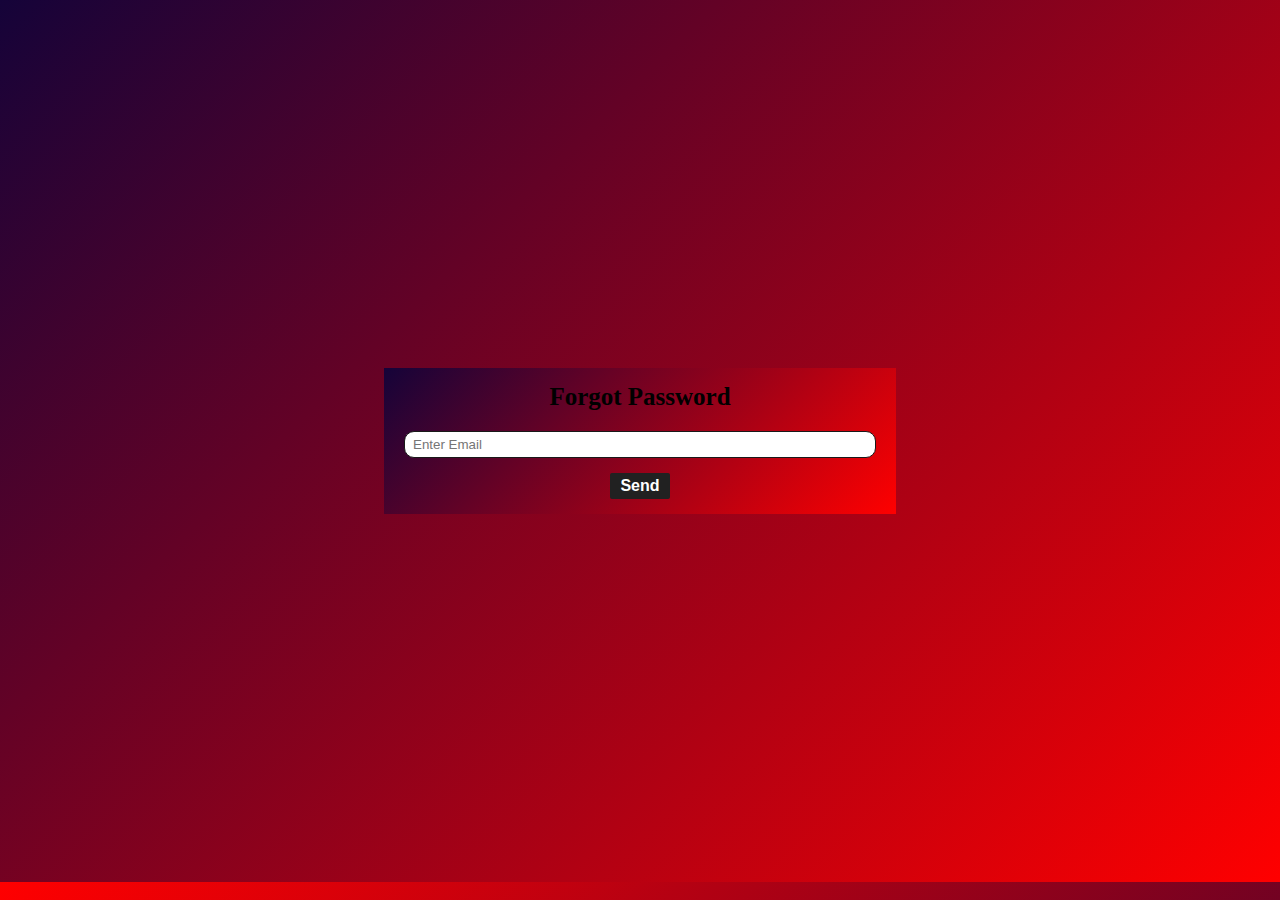
<file: pages/form/page/Forgot Password/index.html>
<!DOCTYPE html>
<html lang="en">
<head>
	<meta charset="UTF-8">
	<meta http-equiv="X-UA-Compatible" content="IE=edge">
    <meta name="viewport" content="width=device-width, initial-scale=1">
	<title>Forgot Password Page</title>
    <link rel="stylesheet" type="text/css" href="./style/style.css" />
    <link rel="icon" type="image/svg+xml" href="./forgot-password.png" />

</head>	
<body>

<div class="form-container">
    <form action="#" method="POST" class="form-wrap">
        <h2>Forgot Password</h2>
        <div class="form-box">
            <input type="text" placeholder="Enter Email" />
        </div>
        <div class="form-submit">
            <input type="submit" value="Send" />
        </div>
    </form>
</div>

</body>
</html>
</file>
<file: style.css>
* {
    padding: 0;
    margin: 0;
    font-family: 'Josefin Sans', sans-serif;
    box-sizing: border-box;
}

html,
body {
    overflow-x: hidden;
    width: 100%;
    max-width: 100%;
}

/* Prevent scrollbars when menu is open */
body.menu-open {
    overflow: hidden !important;
    height: 100vh;
    position: fixed;
    width: 100%;
    top: 0;
    left: 0;
}

/* Prevent any scrollbars on the entire page when menu is open */
html.menu-open {
    overflow: hidden !important;
    height: 100vh;
}

/* Ensure no scrollbars anywhere */
* {
    scrollbar-width: none;
    /* Firefox */
    -ms-overflow-style: none;
    /* Internet Explorer 10+ */
}

*::-webkit-scrollbar {
    display: none;
    /* WebKit */
}

/* Ensure no scrollbars on the hamburger menu itself */
.nav-menu {
    scrollbar-width: none;
    /* Firefox */
    -ms-overflow-style: none;
    /* Internet Explorer 10+ */
}

.nav-menu::-webkit-scrollbar {
    display: none;
    /* WebKit */
}

.container {
    width: 100%;
    max-width: 100%;
    overflow-x: hidden;
}

.hero {
    height: 100vh;
    width: 100%;
    max-width: 100%;
    font-size: 18px;
    font-weight: lighter;
    background-image: url(./images/Background-Image.jpg);
    background-size: cover;
    background-position: center;
    overflow-x: hidden;
}

nav {
    display: flex;
    align-items: center;
    justify-content: space-between;
    padding-top: 45px;
    padding-left: 8%;
    padding-right: 8%;
    position: relative;
    width: 100%;
    max-width: 100%;
    overflow-x: hidden;
}

/* Hamburger Menu */
.hamburger {
    display: none;
    flex-direction: column;
    cursor: pointer;
    z-index: 1001;
    padding: 12px;
    background: rgba(255, 255, 255, 0.1);
    border-radius: 12px;
    border: 1px solid rgba(255, 255, 255, 0.2);
    backdrop-filter: blur(10px);
    transition: all 0.3s ease;
    position: relative;
    min-width: 50px;
    min-height: 50px;
    justify-content: center;
    align-items: center;
}

.hamburger:hover {
    background: rgba(255, 255, 255, 0.2);
    transform: scale(1.05);
    border-color: rgba(255, 0, 0, 0.3);
}

.hamburger.active {
    background: rgba(255, 0, 0, 0.1);
    border-color: rgba(255, 0, 0, 0.3);
    transform: scale(1.05);
}

.bar {
    width: 25px;
    height: 3px;
    background-color: white;
    margin: 3px 0;
    transition: all 0.3s ease;
    border-radius: 2px;
    display: block;
}

.hamburger.active .bar:nth-child(1) {
    transform: translateY(6px) rotate(45deg);
    background-color: #FF0000;
}

.hamburger.active .bar:nth-child(2) {
    opacity: 0;
    transform: scaleX(0);
}

.hamburger.active .bar:nth-child(3) {
    transform: translateY(-6px) rotate(-45deg);
    background-color: #FF0000;
}

/* Navigation Menu */
.nav-menu {
    display: block;
    align-items: center;
    list-style: none;
    margin: 0;
    padding: 0;
}

/* Ensure navbar is always visible on all screen sizes */
@media screen and (max-width: 767px) {
    .nav-menu {
        display: block;
        position: fixed;
        right: -300px;
        top: 80px;
        flex-direction: column;
        background-color: rgba(25, 25, 25, 0.8);
        width: 250px;
        text-align: center;
        transition: right 0.3s ease;
        box-shadow: 0 10px 27px rgba(0, 0, 0, 0.3);
        backdrop-filter: blur(10px);
        padding: 20px;
        border-radius: 15px;
        border: 1px solid rgba(255, 255, 255, 0.1);
        z-index: 1000;
        overflow: hidden;
        max-height: calc(100vh - 160px);
        contain: layout style paint;
    }
}

.nav-menu li {
    margin: 0 10px;
}

.nav-menu li a {
    color: white;
    text-decoration: none;
    font-size: 16px;
    font-weight: 500;
    transition: all 0.3s ease;
    padding: 8px 16px;
    border-radius: 20px;
}

.nav-menu li a:hover {
    color: #ff0000;
    background: rgba(255, 255, 255, 0.1);
    transform: translateY(-2px);
}

.logo {
    color: white;
    font-size: 30px;
    letter-spacing: 1px;
    cursor: pointer;
    font-family: cursive;
}

.span-logo {
    font-family: math;
    font-size: 38px;
}

span {
    color: red;
}

nav ul li {
    list-style-type: none;
    display: inline-block;
    padding: 10px 25px;
}

nav ul li a {
    color: white;
    text-decoration: none;
    font-size: bold;
    text-transform: capitalize;
    transition: 0.5s;
}

nav ul li a:hover {
    background: rgb(255, 255, 255);
    border: 2px solid red;
    cursor: pointer;
    transform: scale(1.2);
    transition: 0.5s;
}

.btn {
    background-color: red;
    color: white;
    text-decoration: none;
    border: 2px solid transparent;
    font-weight: bold;
    padding: 10px 25px;
    border-radius: 30px;
}

.content {
    position: absolute;
    top: 50%;
    left: 8%;
    right: 8%;
    transform: translateY(-50%);
    width: calc(100% - 16%);
    max-width: calc(100% - 16%);
    overflow-x: hidden;
}

h1 {
    color: white;
    margin: 20px 0px 20px;
    font-size: 65px;
}

h3 {
    color: white;
    font-size: 25px;
    margin-bottom: 50px;
}

h4 {
    color: #fcfc;
    letter-spacing: 2px;
    font-size: 20px;
}

.newslatter form {
    width: 100%;
    max-width: 380px;
    position: relative;
    display: flex;
    gap: 10px;
    flex-direction: column;
    overflow-x: hidden;
}

.newslatter form input[type="email"] {
    width: 100%;
    padding: 15px 20px;
    border: 2px solid rgba(255, 255, 255, 0.3);
    outline: none;
    border-radius: 25px;
    background: rgba(255, 255, 255, 0.1);
    color: white;
    font-size: 16px;
    backdrop-filter: blur(10px);
    transition: all 0.3s ease;
}

.newslatter form input[type="email"]::placeholder {
    color: rgba(255, 255, 255, 0.7);
}

.newslatter form input[type="email"]:focus {
    border-color: #FF0000;
    background: rgba(255, 0, 0, 0.1);
}

.newslatter form button[type="submit"] {
    width: 100%;
    padding: 15px 30px;
    border: none;
    border-radius: 25px;
    background: linear-gradient(135deg, #FF0000, #CC0000);
    color: white;
    font-size: 16px;
    font-weight: bold;
    cursor: pointer;
    transition: all 0.3s ease;
    display: flex;
    align-items: center;
    justify-content: center;
    gap: 8px;
}

.newslatter form button[type="submit"]:hover {
    transform: translateY(-2px);
    background: linear-gradient(135deg, #FF3333, #FF0000);
}

.newslatter form button[type="submit"]:active {
    transform: translateY(0);
    box-shadow: 0 4px 15px rgba(255, 0, 0, 0.3);
}

.newslatter form button[type="submit"] i {
    font-size: 18px;
    transition: transform 0.3s ease;
}

.newslatter form button[type="submit"]:hover i {
    transform: translateX(3px);
}

/* ===== RESPONSIVE DESIGN ===== */

/* Large screens (1200px and up) */
@media screen and (min-width: 1200px) {
    .content h1 {
        font-size: 70px;
    }

    .content h3 {
        font-size: 28px;
    }
}

/* Desktop (992px to 1199px) */
@media screen and (max-width: 1199px) {
    .nav-menu {
        display: flex;
    }

    .content h1 {
        font-size: 60px;
    }

    .content h3 {
        font-size: 24px;
    }

    .newslatter form {
        width: 350px;
    }
}

/* Tablet (768px to 991px) */
@media screen and (max-width: 991px) {
    .nav-menu {
        display: flex;
    }

    nav {
        padding-left: 5%;
        padding-right: 5%;
    }

    .content {
        left: 5%;
    }

    .content h1 {
        font-size: 50px;
    }

    .content h3 {
        font-size: 22px;
    }

    .content h4 {
        font-size: 18px;
    }

    .newslatter form {
        width: 320px;
    }

    .about .main {
        flex-direction: column;
        text-align: center;
    }

    .about img {
        margin-bottom: 30px;
        max-width: 300px;
    }

    .service .box {
        flex-direction: column;
        align-items: center;
    }

    .service .card {
        width: 100%;
        max-width: 400px;
        margin-bottom: 30px;
    }

    .skills_main {
        padding: 0 20px;
    }
}

/* Mobile Large (576px to 767px) */
@media screen and (max-width: 767px) {

    html,
    body {
        overflow-x: hidden;
        width: 100%;
        max-width: 100vw;
    }

    .container {
        width: 100%;
        max-width: 100vw;
        overflow-x: hidden;
    }

    /* Navigation */
    .hamburger {
        display: flex !important;
        visibility: visible;
        opacity: 1;
    }

    .nav-menu {
        position: fixed;
        right: -300px;
        top: 80px;
        flex-direction: column;
        background-color: rgba(25, 25, 25, 0.8);
        width: 250px;
        text-align: center;
        transition: right 0.3s ease;
        box-shadow: 0 10px 27px rgba(0, 0, 0, 0.3);
        backdrop-filter: blur(10px);
        padding: 20px;
        border-radius: 15px;
        border: 1px solid rgba(255, 255, 255, 0.1);
        z-index: 1000;
        overflow: hidden;
        max-height: calc(100vh - 160px);
        contain: layout style paint;
    }

    .nav-menu.active {
        right: 20px !important;
        animation: slideInRight 0.3s ease-out;
    }

    @keyframes slideInRight {
        from {
            right: -300px;
        }

        to {
            right: 20px;
        }
    }

    .nav-menu li {
        margin: 8px 0;
        list-style: none;
    }


    .nav-menu li a {
        color: white;
        text-decoration: none;
        font-size: 16px;
        padding: 12px 20px;
        display: block;
        width: 100%;
        transition: all 0.3s ease;
        border-radius: 8px;
        background: rgba(255, 255, 255, 0.05);
        border: 1px solid rgba(255, 255, 255, 0.1);
    }

    .nav-menu li a:hover {
        color: #FF0000;
        background: rgba(255, 0, 0, 0.1);
        border-color: rgba(255, 0, 0, 0.3);
        transform: translateY(-2px);
    }

    /* Remove scroll effect from Subscribe button in mobile menu */
    .nav-menu li .btn {
        background: #FF0000;
        color: white;
        text-decoration: none;
        border: 2px solid transparent;
        font-weight: bold;
        padding: 12px 20px;
        border-radius: 25px;
        transition: all 0.3s ease;
        display: block;
        text-align: center;
        margin-top: 10px;
        overflow: hidden;
    }

    .nav-menu li .btn:hover {
        background: transparent;
        border: 2px solid #FF0000;
        color: #FF0000;
        transform: none;
    }

    .btn {
        display: none;
    }

    /* Hero Section */
    .content {
        left: 5%;
        right: 5%;
        text-align: center;
    }

    .content h1 {
        font-size: 40px;
        line-height: 1.2;
    }

    .content h3 {
        font-size: 20px;
        margin-bottom: 30px;
    }

    .content h4 {
        font-size: 16px;
    }

    .newslatter form {
        width: 100%;
        max-width: 350px;
        margin: 0 auto;
    }

    /* About Section */
    .about {
        padding: 60px 5%;
    }

    .about .main {
        flex-direction: column;
        text-align: center;
        gap: 30px;
        padding: 0 15px;
    }

    .about img {
        width: 100%;
        max-width: 300px;
        height: auto;
        margin: 0 auto 20px;
        border-radius: 15px;
        box-shadow: 0 10px 30px rgba(0, 0, 0, 0.3);
    }

    .about-text {
        width: 100%;
        max-width: none;
        padding: 0;
        text-align: center;
    }

    .about-text h2 {
        font-size: 35px;
        margin-bottom: 15px;
        text-align: center;
    }

    .about-text h5 {
        font-size: 20px;
        margin-bottom: 20px;
        text-align: center;
    }

    .about-text p {
        font-size: 16px;
        line-height: 1.8;
        margin-bottom: 15px;
        text-align: left;
        padding: 0 10px;
        word-wrap: break-word;
        overflow-wrap: break-word;
        hyphens: auto;
    }

    .about-text .a-2 {
        display: inline-block;
        margin-top: 20px;
        padding: 12px 25px;
        background: #FF0000;
        color: white;
        text-decoration: none;
        border-radius: 25px;
        font-weight: bold;
        transition: all 0.3s ease;
    }

    .about-text .a-2:hover {
        background: #CC0000;
        transform: translateY(-2px);
        box-shadow: 0 5px 15px rgba(255, 0, 0, 0.3);
    }

    /* Service Section */
    .service {
        padding: 60px 5%;
    }

    .service .title h2 {
        font-size: 35px;
    }

    .service .box {
        flex-direction: column;
        align-items: center;
    }

    .service .card {
        width: 100%;
        max-width: 400px;
        margin-bottom: 30px;
        padding: 30px 20px;
    }

    /* Skills Section */
    .skills_section {
        padding: 60px 5%;
    }

    .skills_head h2 {
        font-size: 35px;
    }

    .skills_main {
        padding: 0 10px;
    }

    .skill_bar {
        margin-bottom: 20px;
        transition: all 0.4s cubic-bezier(0.4, 0, 0.2, 1);
        cursor: pointer;
        position: relative;
        padding: 25px;
        background: linear-gradient(135deg, rgba(255, 255, 255, 0.03), rgba(255, 255, 255, 0.01));
        border: 1px solid rgba(255, 255, 255, 0.08);
        border-radius: 16px;
        backdrop-filter: blur(10px);
        overflow: hidden;
    }

    .skill_bar::before {
        content: '';
        position: absolute;
        top: 0;
        left: -100%;
        width: 100%;
        height: 100%;
        background: linear-gradient(90deg, transparent, rgba(255, 255, 255, 0.1), transparent);
        transition: left 0.6s ease;
    }

    .skill_bar:hover::before {
        left: 100%;
    }

    .skill_bar:hover {
        transform: translateY(-8px) scale(1.02);
        background: linear-gradient(135deg, rgba(255, 0, 0, 0.05), rgba(255, 0, 0, 0.02));
        border-color: rgba(255, 0, 0, 0.2);
        box-shadow: 0 20px 40px rgba(255, 0, 0, 0.1), 0 0 0 1px rgba(255, 0, 0, 0.1);
    }

    .skill_bar .info {
        position: relative;
        z-index: 2;
    }

    .skill_bar .info p {
        transition: all 0.3s ease;
        font-weight: 600;
    }

    .skill_bar .info p:first-child {
        font-size: 18px;
        color: #ffffff;
        text-shadow: 0 2px 4px rgba(0, 0, 0, 0.3);
    }

    .skill_bar .info p:nth-child(2) {
        font-size: 16px;
        color: #ff6666;
        font-weight: 700;
        text-shadow: 0 2px 4px rgba(255, 0, 0, 0.3);
    }

    .skill_bar:hover .info p:first-child {
        color: #ffffff;
        transform: translateX(5px);
    }

    .skill_bar:hover .info p:nth-child(2) {
        color: #ff3333;
        transform: translateX(-5px);
    }

    /* Contact Section */
    .contact-me {
        padding: 60px 5%;
    }

    .contact-me p {
        font-size: 18px;
    }

    .contact-me .button-two {
        padding: 12px 30px;
        font-size: 16px;
    }

    /* Footer */
    footer {
        padding: 40px 5%;
    }

    footer .social {
        margin: 20px 0;
    }

    footer .social a {
        margin: 0 15px;
        font-size: 20px;
    }
}

/* Mobile Small (up to 575px) */
@media screen and (max-width: 575px) {

    html,
    body {
        overflow-x: hidden;
        width: 100%;
        max-width: 100vw;
    }

    .container {
        width: 100%;
        max-width: 100vw;
        overflow-x: hidden;
    }

    /* Ensure hamburger is visible on small screens */
    .hamburger {
        display: flex !important;
        visibility: visible;
        opacity: 1;
        z-index: 1001;
    }

    nav {
        padding-top: 30px;
        padding-left: 4%;
        padding-right: 4%;
    }

    .logo {
        font-size: 25px;
    }

    .content {
        left: 4%;
        right: 4%;
    }

    .content h1 {
        font-size: 35px;
        margin: 15px 0;
    }

    .content h3 {
        font-size: 18px;
        margin-bottom: 25px;
    }

    .content h4 {
        font-size: 14px;
    }

    .newslatter form {
        max-width: 300px;
    }

    .newslatter form input[type="email"] {
        padding: 12px 15px;
        font-size: 14px;
    }

    .newslatter form button[type="submit"] {
        padding: 12px 20px;
        font-size: 14px;
    }

    .about {
        padding: 40px 4%;
    }

    .about .main {
        flex-direction: column;
        text-align: center;
        gap: 25px;
        padding: 0 10px;
    }

    .about img {
        max-width: 250px;
        border-radius: 12px;
        margin: 0 auto;
    }

    .about-text {
        width: 100%;
        max-width: none;
        text-align: center;
    }

    .about-text h2 {
        font-size: 30px;
        margin-bottom: 10px;
        text-align: center;
    }

    .about-text h5 {
        font-size: 18px;
        margin-bottom: 15px;
        text-align: center;
    }

    .about-text p {
        font-size: 14px;
        line-height: 1.7;
        margin-bottom: 12px;
        padding: 0 5px;
        text-align: left;
        word-wrap: break-word;
        overflow-wrap: break-word;
    }

    .about-text .a-2 {
        padding: 10px 20px;
        font-size: 14px;
        display: inline-block;
        margin-top: 15px;
    }

    .service {
        padding: 40px 4%;
    }

    .service .title h2 {
        font-size: 30px;
    }

    .service .card {
        padding: 25px 15px;
    }

    .service .card h5 {
        font-size: 18px;
    }

    .service .card .pra p {
        font-size: 14px;
    }

    .skills_section {
        padding: 40px 4%;
    }

    .skills_head h2 {
        font-size: 30px;
    }

    .contact-me {
        padding: 40px 4%;
    }

    .contact-me p {
        font-size: 16px;
    }

    footer {
        padding: 30px 4%;
    }

    footer p {
        font-size: 14px;
    }
}

/* Extra Small Mobile (up to 400px) */
@media screen and (max-width: 400px) {

    html,
    body {
        overflow-x: hidden;
        width: 100%;
        max-width: 100vw;
    }

    .container {
        width: 100%;
        max-width: 100vw;
        overflow-x: hidden;
    }

    /* Ensure hamburger is visible on extra small screens */
    .hamburger {
        display: flex !important;
        visibility: visible;
        opacity: 1;
        z-index: 1001;
    }

    .content h1 {
        font-size: 30px;
    }

    .content h3 {
        font-size: 16px;
    }

    .newslatter form {
        max-width: 280px;
    }

    .about img {
        max-width: 200px;
    }

    .service .card {
        padding: 20px 10px;
    }
}

.about {
    width: 100%;
    max-width: 100%;
    padding: 100px 0;
    background: linear-gradient(135deg, #191919 0%, #1a1a1a 50%, #191919 100%);
    overflow: hidden;
    position: relative;
}

.about::before {
    content: '';
    position: absolute;
    top: 0;
    left: 0;
    right: 0;
    bottom: 0;
    background: radial-gradient(circle at 20% 30%, rgba(255, 0, 0, 0.03) 0%, transparent 50%),
        radial-gradient(circle at 80% 70%, rgba(255, 0, 0, 0.02) 0%, transparent 50%);
    pointer-events: none;
}

.main {
    width: 100%;
    max-width: 1200px;
    margin: 0 auto;
    display: flex;
    align-items: center;
    justify-content: space-between;
    gap: 50px;
    padding: 0 20px;
}

.about img {
    height: auto;
    width: 100%;
    max-width: 400px;
    border-radius: 15px;
    box-shadow: 0 10px 30px rgba(0, 0, 0, 0.3);
    flex-shrink: 0;
    transition: all 0.4s cubic-bezier(0.4, 0, 0.2, 1);
    cursor: pointer;
    position: relative;
    overflow: hidden;
}

.about img::before {
    content: '';
    position: absolute;
    top: 0;
    left: -100%;
    width: 100%;
    height: 100%;
    background: linear-gradient(90deg, transparent, rgba(255, 255, 255, 0.2), transparent);
    transition: left 0.6s ease;
}

.about img:hover {
    transform: translateY(-10px) scale(1.02);
    box-shadow: 0 20px 40px rgba(255, 0, 0, 0.2), 0 0 0 1px rgba(255, 0, 0, 0.1);
}

.about img:hover::before {
    left: 100%;
}

.about-text {
    width: 100%;
    max-width: 600px;
    flex: 1;
}

.about-text h2 {
    color: white;
    font-size: 60px;
    text-transform: capitalize;
    margin-bottom: 20px;
    line-height: 1.2;
    background: linear-gradient(135deg, #ffffff 0%, #ff6666 50%, #ffffff 100%);
    -webkit-background-clip: text;
    -webkit-text-fill-color: transparent;
    background-clip: text;
    text-shadow: 0 4px 8px rgba(255, 0, 0, 0.3);
    animation: aboutTitleGlow 3s ease-in-out infinite alternate;
}

@keyframes aboutTitleGlow {
    0% {
        filter: brightness(1);
    }

    100% {
        filter: brightness(1.1);
    }
}

.about-text h5 {
    color: white;
    letter-spacing: 2px;
    font-size: 22px;
    margin-bottom: 25px;
    text-transform: capitalize;
    text-shadow: 0 2px 4px rgba(0, 0, 0, 0.3);
    animation: slideInRight 1s ease-out 0.5s both;
}

@keyframes slideInRight {
    0% {
        opacity: 0;
        transform: translateX(50px);
    }

    100% {
        opacity: 1;
        transform: translateX(0);
    }
}

.about-text p {
    color: #fcfc;
    letter-spacing: 1px;
    line-height: 1.8;
    font-size: 16px;
    margin-bottom: 20px;
    text-align: left;
    word-wrap: break-word;
    overflow-wrap: break-word;
    hyphens: auto;
}

.a-2 {
    background-color: red;
    color: white;
    text-decoration: none;
    border: 2px solid transparent;
    font-weight: bold;
    padding: 13px 30px;
    border-radius: 30px;
    transition: .4s;
}

.a-2:hover {
    background-color: transparent;
    border: 2px solid red;
    cursor: pointer;
}

.service {
    flex-wrap: wrap;
    background: linear-gradient(135deg, #101010 0%, #111111 50%, #101010 100%);
    width: 100%;
    max-width: 100%;
    padding: 100px 0px;
    overflow-x: hidden;
    position: relative;
}

.service::before {
    content: '';
    position: absolute;
    top: 0;
    left: 0;
    right: 0;
    bottom: 0;
    background: radial-gradient(circle at 30% 20%, rgba(255, 0, 0, 0.02) 0%, transparent 50%),
        radial-gradient(circle at 70% 80%, rgba(255, 0, 0, 0.01) 0%, transparent 50%);
    pointer-events: none;
}

.title h2 {
    color: white;
    font-size: 75px;
    width: auto;
    margin: 30px auto;
    text-align: center;
}

.box {
    display: flex;
    flex-wrap: wrap;
    justify-content: center;
    align-items: center;
    min-height: 400px;
}

.card {
    height: 365px;
    width: 335px;
    padding: 20px 35px;
    background: linear-gradient(135deg, #191919 0%, #1a1a1a 100%);
    border-radius: 20px;
    margin: 15px;
    position: relative;
    overflow: hidden;
    text-align: center;
    transition: all 0.4s cubic-bezier(0.4, 0, 0.2, 1);
    border: 1px solid rgba(255, 255, 255, 0.1);
    backdrop-filter: blur(10px);
    cursor: pointer;
}

.card::before {
    content: '';
    position: absolute;
    top: 0;
    left: -100%;
    width: 100%;
    height: 100%;
    background: linear-gradient(90deg, transparent, rgba(255, 255, 255, 0.1), transparent);
    transition: left 0.6s ease;
}

.card:hover {
    transform: translateY(-15px) scale(1.03);
    background: linear-gradient(135deg, #1a1a1a 0%, #1f1f1f 100%);
    border-color: rgba(255, 0, 0, 0.3);
    box-shadow: 0 25px 50px rgba(255, 0, 0, 0.15), 0 0 0 1px rgba(255, 0, 0, 0.1);
}

.card:hover::before {
    left: 100%;
}

.card i {
    font-size: 50px;
    display: block;
    text-align: center;
    margin: 25px 0px;
    color: red;
    transition: all 0.4s cubic-bezier(0.4, 0, 0.2, 1);
    position: relative;
    z-index: 2;
}

.card:hover i {
    transform: scale(1.2) rotate(5deg);
    color: #ff3333;
    text-shadow: 0 0 20px rgba(255, 0, 0, 0.5);
}

h5 {
    color: white;
    font-size: 23px;
    margin-bottom: 15px;
}

.pra p {
    color: #fcfc;
    font-size: 16px;
    line-height: 27px;
    margin-bottom: 25px;
}

.card .button {
    background-color: red;
    color: white;
    text-decoration: none;
    border: 2px solid transparent;
    font-weight: bold;
    padding: 9px 22px;
    border-radius: 30px;
    transition: .4s;
}

.card .button:hover {
    background-color: transparent;
    border: 2px solid red;
    cursor: pointer;
}

.skills_section {
    width: 100%;
    max-width: 100%;
    height: 100vh;
    padding: 0px 13%;
    color: white;
    background: linear-gradient(135deg, #191919 0%, #1a1a1a 50%, #191919 100%);
    display: flex;
    flex-wrap: wrap;
    align-items: center;
    justify-content: center;
    flex-direction: column;
    overflow-x: hidden;
    position: relative;
}

.skills_section::before {
    content: '';
    position: absolute;
    top: 0;
    left: 0;
    right: 0;
    bottom: 0;
    background: radial-gradient(circle at 20% 50%, rgba(255, 0, 0, 0.03) 0%, transparent 50%),
        radial-gradient(circle at 80% 20%, rgba(255, 0, 0, 0.02) 0%, transparent 50%);
    pointer-events: none;
}

.skills_head {
    width: 100%;
    margin-bottom: 100px;
    display: grid;
    flex-wrap: wrap;
    place-items: center;
    text-align: center;
    position: relative;
    z-index: 2;
}

.skills_head h2 {
    font-size: 65px;
    margin-bottom: 20px;
    flex-wrap: wrap;
    background: linear-gradient(135deg, #ffffff 0%, #ff6666 50%, #ffffff 100%);
    -webkit-background-clip: text;
    -webkit-text-fill-color: transparent;
    background-clip: text;
    text-shadow: 0 4px 8px rgba(255, 0, 0, 0.3);
    animation: titleGlow 3s ease-in-out infinite alternate;
}

@keyframes titleGlow {
    0% {
        filter: brightness(1);
    }

    100% {
        filter: brightness(1.1);
    }
}

.skills_head p {
    color: rgba(255, 255, 255, 0.8);
    letter-spacing: 3px;
    flex-wrap: wrap;
    font-size: 22px;
    margin-bottom: 25px;
    text-transform: capitalize;
    font-weight: 300;
    text-shadow: 0 2px 4px rgba(0, 0, 0, 0.3);
}

.skills_main {
    width: 100%;
    display: grid;
    grid-template-columns: repeat(2, 1fr);
    grid-row-gap: 40px;
    grid-column-gap: 60px;
    perspective: 1000px;
    position: relative;
    z-index: 2;
}

.skill_bar {
    animation: fadeInUp 0.6s ease-out forwards;
    opacity: 0;
    transform: translateY(30px);
}

.skill_bar:nth-child(1) {
    animation-delay: 0.1s;
}

.skill_bar:nth-child(2) {
    animation-delay: 0.2s;
}

.skill_bar:nth-child(3) {
    animation-delay: 0.3s;
}

.skill_bar:nth-child(4) {
    animation-delay: 0.4s;
}

.skill_bar:nth-child(5) {
    animation-delay: 0.5s;
}

.skill_bar:nth-child(6) {
    animation-delay: 0.6s;
}

.skill_bar:nth-child(7) {
    animation-delay: 0.7s;
}

.skill_bar:nth-child(8) {
    animation-delay: 0.8s;
}

@keyframes fadeInUp {
    to {
        opacity: 1;
        transform: translateY(0);
    }
}

/* Responsive design for tablets and phones */
@media screen and (max-width: 768px) {
    .skills_section {
        padding: 60px 5%;
        height: auto;
        min-height: 100vh;
    }

    .skills_main {
        display: flex;
        flex-direction: column;
        gap: 25px;
        padding: 0 20px;
        max-width: 500px;
        margin: 0 auto;
    }

    .skill_bar {
        transition: all 0.3s ease;
        padding: 20px;
        border-radius: 15px;
        background: rgba(255, 255, 255, 0.02);
        border: 1px solid rgba(255, 255, 255, 0.1);
        backdrop-filter: blur(10px);
        cursor: pointer;
    }

    .skill_bar:hover {
        background: rgba(255, 0, 0, 0.05);
        border-color: rgba(255, 0, 0, 0.3);
        transform: translateY(-3px);
        box-shadow: 0 8px 25px rgba(255, 0, 0, 0.15);
    }

    .skill_bar:active {
        transform: translateY(-1px);
    }

    .skill_bar .info {
        padding: 0 5px;
        margin-bottom: 10px;
    }

    .skill_bar .info p {
        font-size: 16px;
        font-weight: 600;
    }

    .skill_bar .info p:nth-child(2) {
        color: #ff6666;
        font-weight: 700;
    }

    .skill_bar .bar {
        margin-top: 8px;
        height: 14px;
        border-radius: 7px;
    }

    .skill_bar .bar span {
        border-radius: 7px;
    }
}

/* Enhanced responsive design for smaller phones */
@media screen and (max-width: 480px) {
    .skills_section {
        padding: 40px 3%;
    }

    .skills_main {
        padding: 0 10px;
        gap: 20px;
    }

    .skill_bar {
        padding: 15px;
    }

    .skill_bar .info p {
        font-size: 14px;
    }

    .skill_bar .bar {
        height: 12px;
    }
}

.skills_main .skill_bar .info {
    display: flex;
    flex-wrap: wrap;
    justify-content: space-between;
    align-items: center;
    flex-wrap: wrap;
    padding: 0 10px;
}

.skill_bar .info p:nth-child(2) {
    font-weight: 500;
    flex-wrap: wrap;
}

.skill_bar .bar {
    width: 100%;
    height: 12px;
    background: linear-gradient(90deg, rgba(0, 0, 0, 0.2), rgba(0, 0, 0, 0.1));
    border-radius: 25px;
    margin-top: 15px;
    flex-wrap: wrap;
    position: relative;
    transition: all 0.4s cubic-bezier(0.4, 0, 0.2, 1);
    overflow: hidden;
    box-shadow: inset 0 2px 4px rgba(0, 0, 0, 0.3);
    border: 1px solid rgba(255, 255, 255, 0.1);
}

.skill_bar:hover .bar {
    background: linear-gradient(90deg, rgba(0, 0, 0, 0.3), rgba(0, 0, 0, 0.15));
    box-shadow: inset 0 2px 4px rgba(0, 0, 0, 0.4), 0 0 20px rgba(255, 0, 0, 0.2);
    border-color: rgba(255, 0, 0, 0.2);
    transform: scaleY(1.1);
}

.skill_bar .bar span {
    width: 50%;
    flex-wrap: wrap;
    height: 100%;
    position: absolute;
    background: linear-gradient(90deg, #ff0000, #ff3333, #ff0000);
    background-size: 200% 100%;
    border-radius: 25px;
    transition: all 0.4s cubic-bezier(0.4, 0, 0.2, 1);
    box-shadow: 0 3px 8px rgba(255, 0, 0, 0.4), inset 0 1px 0 rgba(255, 255, 255, 0.2);
    animation: shimmer 3s ease-in-out infinite;
}

@keyframes shimmer {
    0% {
        background-position: -200% 0;
    }

    50% {
        background-position: 200% 0;
    }

    100% {
        background-position: -200% 0;
    }
}

.skill_bar:hover .bar span {
    box-shadow: 0 5px 15px rgba(255, 0, 0, 0.6), inset 0 1px 0 rgba(255, 255, 255, 0.3);
    background: linear-gradient(90deg, #ff3333, #ff6666, #ff3333);
    background-size: 200% 100%;
    animation: shimmer 1.5s ease-in-out infinite;
    transform: scaleY(1.1);
}

.skill_bar .bar .html {
    width: 85%;
    animation: html 15s;
    flex-wrap: wrap;
}

@keyframes html {
    0% {
        width: 0%;
    }

    100% {
        width: 85%;
    }
}

.skill_bar .bar .css {
    width: 80%;
    animation: css 15s;
}

@keyframes css {
    0% {
        width: 0%;
    }

    100% {
        width: 80%;
    }
}

.skill_bar .bar .figma {
    width: 65%;
    animation: figma 15s;
}

@keyframes figma {
    0% {
        width: 0%;
    }

    100% {
        width: 65%;
    }
}

.skill_bar .bar .english {
    width: 60%;
    animation: english 15s;
}

@keyframes english {
    0% {
        width: 0%;
    }

    100% {
        width: 60%;
    }
}

.skill_bar .bar .google {
    width: 75%;
    animation: google 15s;
}

@keyframes google {
    0% {
        width: 0%;
    }

    100% {
        width: 75%;
    }
}

.skill_bar .bar .fast-typing {
    width: 70%;
    animation: fast-typing 15s;
}

@keyframes fast-typing {
    0% {
        width: 0%;
    }

    100% {
        width: 70%;
    }
}

.skill_bar .bar .windows {
    width: 80%;
    animation: windows 15s;
}

@keyframes windows {
    0% {
        width: 0%;
    }

    100% {
        width: 80%;
    }
}

.skill_bar .bar .microsoft-office {
    width: 70%;
    animation: microsoft-office 15s;
}

@keyframes microsoft-office {
    0% {
        width: 0%;
    }

    100% {
        width: 70%;
    }
}

.contact-me {
    width: 100%;
    max-width: 100%;
    height: 290px;
    background: linear-gradient(135deg, #101010 0%, #111111 50%, #101010 100%);
    display: flex;
    flex-wrap: wrap;
    align-items: center;
    flex-direction: column;
    justify-content: center;
    overflow-x: hidden;
    position: relative;
}

.contact-me::before {
    content: '';
    position: absolute;
    top: 0;
    left: 0;
    right: 0;
    bottom: 0;
    background: radial-gradient(circle at 50% 50%, rgba(255, 0, 0, 0.05) 0%, transparent 70%);
    pointer-events: none;
}

.contact-me p {
    display: flex;
    flex-wrap: wrap;
    color: white;
    font-size: 30px;
    font-weight: bold;
    margin-bottom: 25px;
}

.contact-me .button-two {
    flex-wrap: wrap;
    background: linear-gradient(135deg, #ff0000, #cc0000);
    color: white;
    text-decoration: none;
    border: 2px solid transparent;
    font-weight: bold;
    padding: 13px 30px;
    border-radius: 30px;
    transition: all 0.4s cubic-bezier(0.4, 0, 0.2, 1);
    position: relative;
    overflow: hidden;
    box-shadow: 0 4px 15px rgba(255, 0, 0, 0.3);
    z-index: 2;
}

.contact-me .button-two::before {
    content: '';
    position: absolute;
    top: 0;
    left: -100%;
    width: 100%;
    height: 100%;
    background: linear-gradient(90deg, transparent, rgba(255, 255, 255, 0.2), transparent);
    transition: left 0.6s ease;
}

.contact-me .button-two:hover {
    background: linear-gradient(135deg, #ff3333, #ff0000);
    border: 2px solid rgba(255, 255, 255, 0.2);
    transform: translateY(-3px);
    box-shadow: 0 8px 25px rgba(255, 0, 0, 0.4);
}

.contact-me .button-two:hover::before {
    left: 100%;
}

footer {
    position: relative;
    width: 100%;
    max-width: 100%;
    height: 400px;
    background: linear-gradient(135deg, #191919 0%, #1a1a1a 50%, #191919 100%);
    display: flex;
    flex-direction: column;
    align-items: center;
    justify-content: center;
    overflow-x: hidden;
}

footer::before {
    content: '';
    position: absolute;
    top: 0;
    left: 0;
    right: 0;
    bottom: 0;
    background: radial-gradient(circle at 20% 30%, rgba(255, 0, 0, 0.03) 0%, transparent 50%),
        radial-gradient(circle at 80% 70%, rgba(255, 0, 0, 0.02) 0%, transparent 50%);
    pointer-events: none;
}

footer p:nth-child(1) {
    font-size: 30px;
    color: white;
    margin-bottom: 20px;
    font-weight: bold;
}

footer p:nth-child(2) {
    color: white;
    font-size: 17px;
    width: 500px;
    text-align: center;
    line-height: 26px;
}

.social {
    display: flex;
}

.social a {
    width: 45px;
    height: 45px;
    display: flex;
    align-items: center;
    justify-content: center;
    background: linear-gradient(135deg, #ff0000, #cc0000);
    border-radius: 50%;
    margin: 22px 10px;
    color: white;
    text-decoration: none;
    font-size: 20px;
    transition: all 0.4s cubic-bezier(0.4, 0, 0.2, 1);
    position: relative;
    overflow: hidden;
    box-shadow: 0 4px 15px rgba(255, 0, 0, 0.3);
    z-index: 2;
}

.social a::before {
    content: '';
    position: absolute;
    top: 0;
    left: -100%;
    width: 100%;
    height: 100%;
    background: linear-gradient(90deg, transparent, rgba(255, 255, 255, 0.3), transparent);
    transition: left 0.6s ease;
}

.social a:hover {
    transform: scale(1.2) translateY(-3px);
    background: linear-gradient(135deg, #ff3333, #ff0000);
    box-shadow: 0 8px 25px rgba(255, 0, 0, 0.4);
}

.social a:hover::before {
    left: 100%;
}

.end {
    position: absolute;
    color: red;
    bottom: 35px;
    font-size: 14px;
}
</file>
<file: pages/Big-Project-main/index.css>
* {
  padding: 0;
  margin: 0;
  font-family: 'Josefin Sans', sans-serif;
  box-sizing: border-box;
}

html {
  scroll-behavior: smooth;
}

/* Fix navigation link styling */
.navigation a {
  text-decoration: none;
  color: inherit;
}

.navigation a:hover {
  text-decoration: none;
  color: inherit;
}

.navigation a:visited {
  text-decoration: none;
  color: inherit;
}

.navigation a:active {
  text-decoration: none;
  color: inherit;
}

/* Ensure sign-up button maintains its button appearance */
.navigation a.sign-up {
  cursor: pointer;
  border: 0;
  padding: var(--padding-lgi) var(--padding-7xl) var(--padding-lgi) var(--padding-11xl);
  background-color: var(--call-to-action);
  border-radius: var(--br-xl);
  gap: var(--gap-xs);
  white-space: nowrap;
  display: flex;
  flex-direction: row;
  align-items: center;
  justify-content: flex-start;
}

.navigation a.sign-up:hover {
  background-color: var(--color-blueviolet-100);
}

/* Logo styling fixes */
.logo-text {
  font-size: var(--basebody-work-sans-size);
  font-weight: 600;
  color: var(--text);
  margin-left: 8px;
  white-space: nowrap;
}

.nav-logo {
  display: flex;
  align-items: center;
  text-decoration: none;
  color: inherit;
}

.nav-logo:hover {
  text-decoration: none;
  color: inherit;
}

/* Ensure logo images are visible */
.storefront-icon,
.nft-marketplace-icon {
  display: inline-block !important;
  max-width: 100%;
  height: auto;
  opacity: 1 !important;
  visibility: visible !important;
  background-color: transparent;
  position: static !important;
  z-index: auto !important;
  border: 1px solid transparent;
  /* Debug border - remove this line if images show */
}

/* Fallback for logo if images don't load */
.logo {
  display: flex;
  align-items: center;
  gap: 8px;
}

/* Sign Up Modal Styles */
.modal {
  display: none;
  position: fixed;
  z-index: 1000;
  left: 0;
  top: 0;
  width: 100%;
  height: 100%;
  background-color: rgba(0, 0, 0, 0.8);
  backdrop-filter: blur(5px);
  animation: fadeIn 0.3s ease;
}

.modal-content {
  background-color: var(--background);
  margin: 5% auto;
  padding: 0;
  border-radius: 20px;
  width: 90%;
  max-width: 500px;
  max-height: 90vh;
  overflow-y: auto;
  box-shadow: 0 20px 60px rgba(0, 0, 0, 0.5);
  animation: slideIn 0.3s ease;
  border: 1px solid var(--background-secondary);
}

.modal-header {
  display: flex;
  justify-content: space-between;
  align-items: center;
  padding: 30px 30px 20px 30px;
  border-bottom: 1px solid var(--background-secondary);
}

.modal-header h2 {
  color: var(--text);
  font-size: 28px;
  font-weight: 600;
  margin: 0;
}

.close {
  color: var(--color-lightgray);
  font-size: 28px;
  font-weight: bold;
  cursor: pointer;
  transition: color 0.3s ease;
}

.close:hover {
  color: var(--text);
}

.modal-form {
  padding: 30px;
}

.form-group {
  margin-bottom: 20px;
}

.form-group label {
  display: block;
  color: var(--text);
  font-weight: 600;
  margin-bottom: 8px;
  font-size: 14px;
}

.form-group input,
.form-group textarea {
  width: 100%;
  padding: 15px;
  border: 2px solid var(--background-secondary);
  border-radius: 12px;
  background-color: var(--background-secondary);
  color: var(--text);
  font-size: 16px;
  transition: all 0.3s ease;
  box-sizing: border-box;
}

.form-group input:focus,
.form-group textarea:focus {
  outline: none;
  border-color: var(--call-to-action);
  background-color: var(--background);
  box-shadow: 0 0 0 3px rgba(162, 89, 255, 0.1);
}

.form-group textarea {
  resize: vertical;
  min-height: 80px;
  font-family: inherit;
}

.checkbox-group {
  display: flex;
  align-items: flex-start;
  gap: 10px;
  margin-bottom: 15px;
}

.checkbox-group input[type="checkbox"] {
  width: auto;
  margin: 0;
  accent-color: var(--call-to-action);
}

.checkbox-group label {
  margin: 0;
  font-size: 14px;
  line-height: 1.4;
  cursor: pointer;
}

.terms-link {
  color: var(--call-to-action);
  text-decoration: none;
  font-weight: 600;
}

.terms-link:hover {
  text-decoration: underline;
}

.submit-btn {
  width: 100%;
  background-color: var(--call-to-action);
  color: var(--text);
  border: none;
  padding: 15px 30px;
  border-radius: 12px;
  font-size: 16px;
  font-weight: 600;
  cursor: pointer;
  display: flex;
  align-items: center;
  justify-content: center;
  gap: 10px;
  transition: all 0.3s ease;
  margin-top: 10px;
}

.submit-btn:hover {
  background-color: var(--color-blueviolet-100);
  transform: translateY(-2px);
  box-shadow: 0 10px 30px rgba(162, 89, 255, 0.3);
}

.submit-btn:active {
  transform: translateY(0);
}

.submit-btn .user-icon {
  width: 20px;
  height: 20px;
}

/* Modal Animations */
@keyframes fadeIn {
  from {
    opacity: 0;
  }

  to {
    opacity: 1;
  }
}

@keyframes slideIn {
  from {
    opacity: 0;
    transform: translateY(-50px) scale(0.9);
  }

  to {
    opacity: 1;
    transform: translateY(0) scale(1);
  }
}

/* Form validation styles */
.form-group input.error,
.form-group textarea.error {
  border-color: #f87171;
  background-color: rgba(248, 113, 113, 0.1);
}

.error-message {
  color: #f87171;
  font-size: 12px;
  margin-top: 5px;
  display: none;
}

.form-group input.error+.error-message,
.form-group textarea.error+.error-message {
  display: block;
}

/* Success message */
.success-message {
  background-color: rgba(74, 222, 128, 0.1);
  border: 1px solid #4ade80;
  color: #4ade80;
  padding: 15px;
  border-radius: 12px;
  margin-bottom: 20px;
  display: none;
}

/* Hamburger Menu Styles */
.hamburger {
  display: none;
  flex-direction: column;
  justify-content: space-around;
  width: 30px;
  height: 30px;
  background: transparent;
  border: none;
  cursor: pointer;
  padding: 0;
  z-index: 1001;
}

.hamburger-line {
  width: 100%;
  height: 3px;
  background-color: var(--text);
  border-radius: 2px;
  transition: all 0.3s ease;
  transform-origin: center;
}

.hamburger.active .hamburger-line:nth-child(1) {
  transform: rotate(45deg) translate(6px, 6px);
}

.hamburger.active .hamburger-line:nth-child(2) {
  opacity: 0;
}

.hamburger.active .hamburger-line:nth-child(3) {
  transform: rotate(-45deg) translate(6px, -6px);
}

/* Mobile Navigation Styles */
@media (max-width: 768px) {
  .hamburger {
    display: flex;
  }

  .nav-nav-menu {
    position: fixed;
    top: 0;
    right: -100%;
    width: 100%;
    height: 100vh;
    background-color: var(--background);
    flex-direction: column;
    justify-content: center;
    align-items: center;
    transition: right 0.3s ease;
    z-index: 1000;
    padding: 20px;
    box-sizing: border-box;
  }

  .nav-nav-menu.active {
    right: 0;
  }

  .nav-nav-menu a {
    width: 100%;
    max-width: 300px;
    margin: 10px 0;
    padding: 15px 20px;
    text-align: center;
    border-radius: 12px;
    background-color: var(--background-secondary);
    transition: all 0.3s ease;
  }

  .nav-nav-menu a:hover {
    background-color: var(--call-to-action);
    transform: translateY(-2px);
  }

  .sign-up {
    background-color: var(--call-to-action) !important;
    color: white !important;
  }

  .sign-up:hover {
    background-color: var(--color-blueviolet-100) !important;
  }

  .navigation {
    padding: 15px 20px;
  }

  .logo-text {
    display: none;
  }

  .modal-content {
    margin: 10% auto;
    width: 95%;
  }

  .modal-header,
  .modal-form {
    padding: 20px;
  }

  .modal-header h2 {
    font-size: 24px;
  }
}

@media (max-width: 480px) {
  .nav-nav-menu {
    padding: 10px;
  }

  .nav-nav-menu a {
    padding: 12px 15px;
    font-size: 14px;
  }

  .navigation {
    padding: 10px 15px;
  }
}

body {
  margin: 0;
  line-height: normal;
}

:root {
  /* fonts */
  --caption-work-sans: "Work Sans";
  --h5-space-mono: "Space Mono";

  /* font sizes */
  --caption-work-sans-size: 12px;
  --basebody-work-sans-size: 16px;
  --h5-space-mono-size: 22px;
  --font-size-lg: 18px;
  --h3-work-sans-size: 38px;
  --font-size-4xl: 23px;
  --font-size-11xl: 30px;
  --h4-space-mono-size: 28px;
  --h2-work-sans-size: 51px;
  --font-size-12xl: 31px;
  --font-size-22xl: 41px;
  --font-size-5xl: 24px;
  --font-size-lgi: 19px;
  --h1-work-sans-size: 67px;

  /* Colors */
  --caption-label-text: #858584;
  --background: #2b2b2b;
  --color-gray-100: rgba(255, 255, 255, 0.1);
  --background-secondary: #3b3b3b;
  --color-darkslategray-100: rgba(59, 59, 59, 0.5);
  --color-lightgray: #ccc;
  --text: #fff;
  --call-to-action: #a259ff;
  --color-blueviolet-100: #8a40e6;
  --color-blueviolet-200: rgba(138, 64, 230, 0.09);
  --color-dimgray: #616161;

  /* Gaps */
  --gap-11xl: 30px;
  --gap-xl: 20px;
  --gap-6xl: 25px;
  --gap-xs: 12px;
  --gap-mini: 15px;
  --gap-3xs: 10px;
  --gap-61xl: 80px;
  --gap-21xl: 40px;
  --gap-29xl: 48px;
  --gap-8xs: 5px;
  --gap-41xl: 60px;
  --gap-5xs: 8px;
  --gap-131xl: 150px;

  /* Paddings */
  --padding-21xl: 40px;
  --padding-base: 16px;
  --padding-xl: 20px;
  --padding-31xl: 50px;
  --padding-10xs: 3px;
  --padding-7xl: 26px;
  --padding-41xl: 60px;
  --padding-20xl: 39px;
  --padding-11xl: 30px;
  --padding-61xl: 80px;
  --padding-33xl: 52px;
  --padding-3xs: 10px;
  --padding-96xl: 115px;
  --padding-38xl: 57px;
  --padding-3xl: 22px;
  --padding-15xl: 34px;
  --padding-6xl: 25px;
  --padding-2xl: 21px;
  --padding-29xl: 48px;
  --padding-51xl: 70px;
  --padding-13xl: 32px;
  --padding-mini: 15px;
  --padding-lgi: 19px;
  --padding-xs: 12px;

  /* Border radiuses */
  --br-xl: 20px;
}

/* up is for golobal css */

.storefront-icon {
  width: 32px;
  height: 32px;
  display: inline-block;
  margin-right: 12px;
  vertical-align: middle;
}

.nft-marketplace-icon {
  width: 199.4px;
  height: 19.8px;
  display: inline-block;
  vertical-align: middle;
}

.logo {
  height: 32px;
  flex: 1;
  display: flex;
  align-items: center;
  min-width: 240px;
}

.nav-logo {
  width: 243px;
  display: flex;
  flex-direction: row;
  align-items: center;
  justify-content: flex-start;
  cursor: pointer;
}

.rocketlaunch-icon {
  height: 20px;
  width: 20px;
  position: relative;
  display: none;
}

.button {
  position: relative;
  line-height: 140%;
  font-weight: 600;
}

.marketplace {
  width: 139px;
  border-radius: var(--br-xl);
  display: flex;
  flex-direction: row;
  align-items: center;
  justify-content: center;
  padding: var(--padding-xs);
  box-sizing: border-box;
  gap: var(--gap-xs);
}

.rocketlaunch-icon1 {
  height: 20px;
  width: 20px;
  position: relative;
  display: none;
}

.button1 {
  position: relative;
  line-height: 140%;
  font-weight: 600;
}

.rankings {
  width: 112px;
  border-radius: var(--br-xl);
  display: flex;
  flex-direction: row;
  align-items: center;
  justify-content: center;
  padding: var(--padding-xs);
  box-sizing: border-box;
  gap: var(--gap-xs);
}

.rocketlaunch-icon2 {
  height: 20px;
  width: 20px;
  position: relative;
  display: none;
}

.button2 {
  position: relative;
  line-height: 140%;
  font-weight: 600;
  white-space: nowrap;
}

.connect-a-wallet {
  border-radius: var(--br-xl);
  display: flex;
  flex-direction: row;
  align-items: center;
  justify-content: center;
  padding: var(--padding-xs) var(--padding-base) var(--padding-xs) var(--padding-xl);
  gap: var(--gap-xs);
}

.user-icon {
  height: 20px;
  width: 20px;
  display: inline-block !important;
  margin-right: 8px;
  vertical-align: middle;
  opacity: 1 !important;
  visibility: visible !important;
  background-color: transparent;
  position: static !important;
  z-index: auto !important;
}


.button3 {
  position: relative;
  font-size: var(--basebody-work-sans-size);
  line-height: 140%;
  font-weight: 600;
  font-family: var(--caption-work-sans);
  color: var(--text);
  text-align: center;
}

.nav-nav-menu,
.navigation,
.sign-up {
  display: flex;
  flex-direction: row;
  align-items: center;
  justify-content: flex-start;
}

.sign-up {
  cursor: pointer;
  border: 0;
  padding: var(--padding-lgi) var(--padding-7xl) var(--padding-lgi) var(--padding-11xl);
  background-color: var(--call-to-action);
  border-radius: var(--br-xl);
  gap: var(--gap-xs);
  white-space: nowrap;
}

.button4:hover,
.number-of-additional-nfts1:hover,
.number-of-additional-nfts2:hover,
.number-of-additional-nfts:hover,
.sign-up:hover {
  background-color: var(--color-blueviolet-100);
}

.nav-nav-menu,
.navigation {
  gap: var(--gap-3xs);
  max-width: 100%;
}

.navigation {
  align-self: stretch;
  background-color: var(--background);
  justify-content: space-between;
  padding: var(--padding-xl) var(--padding-31xl);
  box-sizing: border-box;
  gap: var(--gap-xl);
  top: 0;
  z-index: 99;
  position: sticky;
  text-align: center;
  font-size: var(--basebody-work-sans-size);
  color: var(--text);
  font-family: var(--caption-work-sans);
}

.discover-digital-art,
.nft-marketplace-ui {
  margin: 0;
  align-self: stretch;
  position: relative;
  text-transform: capitalize;
  font-family: inherit;
}

.discover-digital-art {
  height: 222px;
  font-size: inherit;
  line-height: 110%;
  font-weight: 600;
  display: flex;
  align-items: center;
}

.nft-marketplace-ui {
  height: 105px;
  font-size: var(--h5-space-mono-size);
  line-height: 160%;
  font-weight: 400;
  display: inline-block;
}

.headline-subhead {
  align-self: stretch;
  display: flex;
  flex-direction: column;
  align-items: flex-start;
  justify-content: flex-start;
  gap: var(--gap-xl);
}

.rocketlaunch-icon3,
.get-started-icon {
  height: 20px;
  width: 20px;
  position: relative;
  display: inline-block !important;
  margin-right: 8px;
  vertical-align: middle;
  opacity: 1 !important;
  visibility: visible !important;
}

.button5 {
  position: relative;
  font-size: var(--basebody-work-sans-size);
  line-height: 140%;
  font-weight: 600;
  font-family: var(--caption-work-sans);
  color: var(--text);
  text-align: center;
}

.button4 {
  cursor: pointer;
  border: 0;
  padding: 0 var(--padding-31xl);
  background-color: var(--call-to-action);
  height: 60px;
  border-radius: var(--br-xl);
  display: flex;
  flex-direction: row;
  align-items: center;
  justify-content: center;
  box-sizing: border-box;
  gap: var(--gap-xs);
  white-space: nowrap;
}

.k,
.total-sale1 {
  align-self: stretch;
  position: relative;
  line-height: 140%;
  text-transform: capitalize;
}

.total-sale1 {
  margin: 0;
  font-size: var(--font-size-5xl);
  line-height: 160%;
  font-weight: 400;
  font-family: var(--caption-work-sans);
}

.total-sale {
  flex: 1;
  border-radius: var(--br-xl);
  display: flex;
  flex-direction: column;
  align-items: flex-start;
  justify-content: flex-start;
  min-width: 112px;
}

.auctions1,
.k1 {
  align-self: stretch;
  position: relative;
  line-height: 140%;
  text-transform: capitalize;
}

.auctions1 {
  margin: 0;
  font-size: var(--font-size-5xl);
  line-height: 160%;
  font-weight: 400;
  font-family: var(--caption-work-sans);
}

.auctions {
  flex: 1;
  border-radius: var(--br-xl);
  display: flex;
  flex-direction: column;
  align-items: flex-start;
  justify-content: flex-start;
  min-width: 112px;
}

.artists1,
.k2 {
  align-self: stretch;
  position: relative;
  line-height: 140%;
  text-transform: capitalize;
}

.artists1 {
  margin: 0;
  font-size: var(--font-size-5xl);
  line-height: 160%;
  font-weight: 400;
  font-family: var(--caption-work-sans);
}

.artists {
  flex: 1;
  border-radius: var(--br-xl);
  display: flex;
  flex-direction: column;
  align-items: flex-start;
  justify-content: flex-start;
  min-width: 112px;
}

.additional-info,
.hero-text-buttons {
  display: flex;
  align-items: flex-start;
  gap: var(--gap-11xl);
}

.additional-info {
  align-self: stretch;
  border-radius: var(--br-xl);
  flex-direction: row;
  justify-content: center;
  font-size: var(--h4-space-mono-size);
  font-family: var(--h5-space-mono);
}

.hero-text-buttons {
  flex: 1;
  flex-direction: column;
  justify-content: flex-start;
  min-width: 331px;
  max-width: 100%;
}

.asset-12-2 {
  height: 60px;
  width: 60px;
  position: relative;
  object-fit: cover;
}

.avatar {
  display: flex;
  flex-direction: row;
  align-items: flex-start;
  justify-content: flex-start;
}

.dish-studio,
.eth,
.total-sales {
  flex: 1;
  position: relative;
  line-height: 140%;
}

.dish-studio {
  align-self: stretch;
  text-transform: capitalize;
  font-weight: 600;
}

.eth,
.total-sales {
  height: 22px;
  display: inline-block;
}

.eth {
  font-family: var(--h5-space-mono);
  color: var(--text);
}

.additional-info1,
.total-sales-parent {
  display: flex;
  align-items: flex-start;
  justify-content: flex-start;
  gap: var(--gap-8xs);
}

.total-sales-parent {
  align-self: stretch;
  flex-direction: row;
  font-size: var(--basebody-work-sans-size);
  color: var(--caption-label-text);
}

.additional-info1 {
  height: 58px;
  flex: 1;
  flex-direction: column;
}

.artist-cardhorizontal-big {
  width: 307px;
  border-radius: var(--br-xl);
  background-color: var(--background-secondary);
  display: none;
  flex-direction: row;
  align-items: center;
  justify-content: flex-start;
  padding: var(--padding-xl);
  box-sizing: border-box;
  gap: var(--gap-xs);
}

.image-placeholder-icon {
  align-self: stretch;
  height: 401px;
  position: relative;
  border-radius: var(--br-xl) var(--br-xl) 0 0;
  max-width: 100%;
  overflow: hidden;
  flex-shrink: 0;
  object-fit: cover;
}

.space-walking {
  margin: 0;
  align-self: stretch;
  position: relative;
  font-size: inherit;
  line-height: 140%;
  text-transform: capitalize;
  font-weight: 600;
  font-family: inherit;
}

.asset-12-21 {
  height: 24px;
  width: 24px;
  position: relative;
  object-fit: cover;
}

.avatar1 {
  display: flex;
  flex-direction: row;
  align-items: flex-start;
  justify-content: flex-start;
}

.dish-studio1 {
  flex: 1;
  position: relative;
  line-height: 140%;
  display: inline-block;
  min-width: 56px;
  max-width: 100%;
}

.artist-card,
.photo {
  align-self: stretch;
  display: flex;
  max-width: 100%;
}

.artist-card {
  border-radius: var(--br-xl);
  flex-direction: row;
  align-items: flex-start;
  justify-content: flex-start;
  gap: var(--gap-xs);
  font-size: var(--basebody-work-sans-size);
}

.photo {
  border-radius: 0 0 var(--br-xl) var(--br-xl);
  background-color: var(--background-secondary);
  flex-direction: column;
  align-items: center;
  justify-content: center;
  padding: var(--padding-xl);
  box-sizing: border-box;
  gap: var(--gap-3xs);
  min-height: 109px;
}

.price {
  height: 13px;
  flex: 1;
  position: relative;
  line-height: 110%;
  display: inline-block;
}

.price-wrapper {
  width: 89px;
  display: flex;
  flex-direction: row;
  align-items: flex-start;
  justify-content: flex-start;
  padding: 0 37px 0 0;
  box-sizing: border-box;
}

.eth1 {
  align-self: stretch;
  flex: 1;
  position: relative;
  line-height: 140%;
}

.eth-wrapper,
.frame-group {
  display: flex;
  align-items: flex-start;
  justify-content: flex-start;
}

.eth-wrapper {
  width: 89px;
  flex: 1;
  flex-direction: row;
  font-size: var(--basebody-work-sans-size);
  color: var(--text);
}

.frame-group {
  height: 40px;
  flex-direction: column;
  gap: var(--gap-8xs);
}

.release-date {
  height: 13px;
  flex: 1;
  position: relative;
  line-height: 110%;
  display: inline-block;
}

.release-date-wrapper {
  align-self: stretch;
  display: flex;
  flex-direction: row;
  align-items: flex-start;
  justify-content: flex-end;
}

.sep-2022 {
  align-self: stretch;
  flex: 1;
  position: relative;
  line-height: 140%;
}

.sep-2022-wrapper {
  align-self: stretch;
  flex: 1;
  display: flex;
  flex-direction: row;
  align-items: flex-end;
  justify-content: flex-end;
  font-size: var(--basebody-work-sans-size);
  color: var(--text);
}

.frame-container {
  height: 40px;
  width: 113px;
  display: flex;
  flex-direction: column;
  align-items: flex-end;
  justify-content: center;
  gap: var(--gap-8xs);
  text-align: right;
}

.frame-parent {
  width: 280px;
  border-radius: var(--br-xl);
  background-color: var(--background-secondary);
  border: 1px solid var(--caption-label-text);
  box-sizing: border-box;
  display: none;
  flex-direction: row;
  align-items: center;
  justify-content: space-between;
  padding: var(--padding-xl) 29px;
  gap: 18px;
  font-size: var(--caption-work-sans-size);
  color: var(--caption-label-text);
  font-family: var(--h5-space-mono);
}

.highlighted-nft {
  flex: 1;
  display: flex;
  flex-direction: column;
  align-items: center;
  justify-content: flex-start;
  min-width: 331px;
  max-width: 100%;
  font-size: var(--h5-space-mono-size);
}

.hero-section,
.hero-section-frame {
  display: flex;
  flex-direction: row;
  max-width: 100%;
}

.hero-section-frame {
  flex: 1;
  flex-wrap: wrap;
  align-items: flex-start;
  justify-content: flex-start;
  gap: var(--gap-11xl);
}

.hero-section {
  align-self: stretch;
  background-color: var(--background);
  align-items: center;
  justify-content: center;
  padding: var(--padding-61xl) var(--padding-96xl);
  box-sizing: border-box;
  text-align: left;
  font-size: var(--h1-work-sans-size);
  color: var(--text);
  font-family: var(--caption-work-sans);
}

.trending-collection1 {
  margin: 0;
  flex: 1;
  position: relative;
  font-size: inherit;
  line-height: 120%;
  text-transform: capitalize;
  font-weight: 600;
  font-family: inherit;
  display: inline-block;
  max-width: 100%;
}

.heading {
  align-self: stretch;
  display: flex;
  flex-direction: row;
  align-items: flex-start;
  justify-content: flex-start;
  max-width: 100%;
}

.checkout-our-weekly {
  margin: 0;
  flex: 1;
  position: relative;
  font-size: inherit;
  line-height: 160%;
  text-transform: capitalize;
  font-weight: 400;
  font-family: inherit;
  display: inline-block;
  max-width: 100%;
}

.section-headline,
.subhead {
  display: flex;
  align-items: flex-start;
  justify-content: flex-start;
  max-width: 100%;
}

.subhead {
  align-self: stretch;
  flex-direction: row;
  font-size: var(--h5-space-mono-size);
}

.section-headline {
  width: 1086px;
  flex-direction: column;
  padding: 0 var(--padding-xl);
  box-sizing: border-box;
  gap: var(--gap-3xs);
}

.primary-photo-placeholder {
  align-self: stretch;
  flex: 1;
  position: relative;
  border-radius: var(--br-xl);
  max-width: 100%;
  overflow: hidden;
  max-height: 100%;
  object-fit: cover;
}

.secondary-photo-placeholder,
.secondary-photo-placeholder1 {
  height: 100px;
  width: 100px;
  position: relative;
  border-radius: var(--br-xl);
  object-fit: cover;
  min-height: 100px;
}

.info-card-icon {
  position: relative;
  font-size: var(--h5-space-mono-size);
  line-height: 160%;
  text-transform: capitalize;
  font-family: var(--h5-space-mono);
  color: var(--text);
  text-align: center;
}

.number-of-additional-nfts {
  cursor: pointer;
  border: 0;
  padding: var(--padding-13xl) var(--padding-mini);
  background-color: var(--call-to-action);
  flex: 1;
  border-radius: var(--br-xl);
  display: flex;
  flex-direction: column;
  align-items: center;
  justify-content: center;
}

.explore,
.photos-number-of-additional {
  align-self: stretch;
  display: flex;
  flex-direction: row;
  align-items: flex-start;
  justify-content: flex-start;
  gap: var(--gap-mini);
}

.photos-number-of-additional {
  height: 445px;
  flex-direction: column;
}

.collection-name {
  margin: 0;
  align-self: stretch;
  position: relative;
  font-size: inherit;
  line-height: 140%;
  text-transform: capitalize;
  font-weight: 600;
  font-family: inherit;
}

.asset-12-22 {
  height: 24px;
  width: 24px;
  position: relative;
  object-fit: cover;
}

.avatar2 {
  display: flex;
  flex-direction: row;
  align-items: flex-start;
  justify-content: flex-start;
}

.artist-name {
  flex: 1;
  position: relative;
  line-height: 140%;
}

.artist-card1,
.collection-card,
.collection-info {
  display: flex;
  align-items: flex-start;
  justify-content: flex-start;
}

.artist-card1 {
  align-self: stretch;
  border-radius: var(--br-xl);
  flex-direction: row;
  gap: var(--gap-xs);
  font-size: var(--basebody-work-sans-size);
}

.collection-card,
.collection-info {
  flex-direction: column;
}

.collection-info {
  align-self: stretch;
  gap: var(--gap-3xs);
}

.collection-card {
  width: 330px;
  border-radius: var(--br-xl);
  background-color: var(--background);
  flex-shrink: 0;
  gap: var(--gap-mini);
}

.primary-photo-placeholder1 {
  align-self: stretch;
  flex: 1;
  position: relative;
  border-radius: var(--br-xl);
  max-width: 100%;
  overflow: hidden;
  max-height: 100%;
  object-fit: cover;
}

.secondary-photo-placeholder2,
.secondary-photo-placeholder3 {
  height: 100px;
  width: 100px;
  position: relative;
  border-radius: var(--br-xl);
  object-fit: cover;
  min-height: 100px;
}

.b {
  position: relative;
  font-size: var(--h5-space-mono-size);
  line-height: 160%;
  text-transform: capitalize;
  font-family: var(--h5-space-mono);
  color: var(--text);
  text-align: center;
}

.number-of-additional-nfts1 {
  cursor: pointer;
  border: 0;
  padding: var(--padding-13xl) var(--padding-mini);
  background-color: var(--call-to-action);
  flex: 1;
  border-radius: var(--br-xl);
  display: flex;
  flex-direction: column;
  align-items: center;
  justify-content: center;
}

.photos-number-of-additional1,
.secondary-photo-placeholder-parent {
  align-self: stretch;
  display: flex;
  flex-direction: row;
  align-items: flex-start;
  justify-content: flex-start;
  gap: var(--gap-mini);
}

.photos-number-of-additional1 {
  height: 445px;
  flex-direction: column;
}

.collection-name1 {
  margin: 0;
  align-self: stretch;
  position: relative;
  font-size: inherit;
  line-height: 140%;
  text-transform: capitalize;
  font-weight: 600;
  font-family: inherit;
}

.asset-12-23 {
  height: 24px;
  width: 24px;
  position: relative;
  object-fit: cover;
}

.avatar3 {
  display: flex;
  flex-direction: row;
  align-items: flex-start;
  justify-content: flex-start;
}

.artist-name1 {
  flex: 1;
  position: relative;
  line-height: 140%;
}

.artist-card2,
.collection-card1,
.collection-info1 {
  display: flex;
  align-items: flex-start;
  justify-content: flex-start;
}

.artist-card2 {
  align-self: stretch;
  border-radius: var(--br-xl);
  flex-direction: row;
  gap: var(--gap-xs);
  font-size: var(--basebody-work-sans-size);
}

.collection-card1,
.collection-info1 {
  flex-direction: column;
}

.collection-info1 {
  align-self: stretch;
  gap: var(--gap-3xs);
}

.collection-card1 {
  width: 330px;
  border-radius: var(--br-xl);
  background-color: var(--background);
  flex-shrink: 0;
  gap: var(--gap-mini);
}

.primary-photo-placeholder2 {
  align-self: stretch;
  flex: 1;
  position: relative;
  border-radius: var(--br-xl);
  max-width: 100%;
  overflow: hidden;
  max-height: 100%;
  object-fit: cover;
}

.secondary-photo-placeholder4,
.secondary-photo-placeholder5 {
  height: 100px;
  width: 100px;
  position: relative;
  border-radius: var(--br-xl);
  object-fit: cover;
  min-height: 100px;
}

.b1 {
  position: relative;
  font-size: var(--h5-space-mono-size);
  line-height: 160%;
  text-transform: capitalize;
  font-family: var(--h5-space-mono);
  color: var(--text);
  text-align: center;
}

.number-of-additional-nfts2 {
  cursor: pointer;
  border: 0;
  padding: var(--padding-13xl) var(--padding-mini);
  background-color: var(--call-to-action);
  flex: 1;
  border-radius: var(--br-xl);
  display: flex;
  flex-direction: column;
  align-items: center;
  justify-content: center;
}

.photos-number-of-additional2,
.secondary-photo-placeholder-group {
  align-self: stretch;
  display: flex;
  flex-direction: row;
  align-items: flex-start;
  justify-content: flex-start;
  gap: var(--gap-mini);
}

.photos-number-of-additional2 {
  height: 445px;
  flex-direction: column;
}

.collection-name2 {
  margin: 0;
  align-self: stretch;
  position: relative;
  font-size: inherit;
  line-height: 140%;
  text-transform: capitalize;
  font-weight: 600;
  font-family: inherit;
}

.asset-12-24 {
  height: 24px;
  width: 24px;
  position: relative;
  object-fit: cover;
}

.avatar4 {
  display: flex;
  flex-direction: row;
  align-items: flex-start;
  justify-content: flex-start;
}

.artist-name2 {
  flex: 1;
  position: relative;
  line-height: 140%;
}

.artist-card3,
.collection-card2,
.collection-info2 {
  display: flex;
  align-items: flex-start;
  justify-content: flex-start;
}

.artist-card3 {
  align-self: stretch;
  border-radius: var(--br-xl);
  flex-direction: row;
  gap: var(--gap-xs);
  font-size: var(--basebody-work-sans-size);
}

.collection-card2,
.collection-info2 {
  flex-direction: column;
}

.collection-info2 {
  align-self: stretch;
  gap: var(--gap-3xs);
}

.collection-card2 {
  width: 330px;
  border-radius: var(--br-xl);
  background-color: var(--background);
  flex-shrink: 0;
  gap: var(--gap-mini);
}

.collection-card-row,
.trending-collection {
  display: flex;
  justify-content: flex-start;
  box-sizing: border-box;
  max-width: 100%;
}

.collection-card-row {
  width: 1090px;
  overflow-x: auto;
  flex-direction: row;
  align-items: flex-start;
  padding: 0 var(--padding-xl);
  gap: var(--gap-11xl);
  font-size: var(--h5-space-mono-size);
}

.trending-collection {
  align-self: stretch;
  background-color: var(--background);
  overflow: hidden;
  flex-direction: column;
  align-items: center;
  padding: var(--padding-61xl) 0;
  gap: var(--gap-41xl);
  text-align: left;
  font-size: var(--h3-work-sans-size);
  color: var(--text);
  font-family: var(--caption-work-sans);
}

.top-creators {
  margin: 0;
  flex: 1;
  position: relative;
  font-size: inherit;
  line-height: 120%;
  text-transform: capitalize;
  font-weight: 600;
  font-family: inherit;
  display: inline-block;
  max-width: 100%;
}

.heading1 {
  align-self: stretch;
  display: flex;
  flex-direction: row;
  align-items: flex-start;
  justify-content: flex-start;
  max-width: 100%;
}

.checkout-top-rated {
  margin: 0;
  flex: 1;
  position: relative;
  font-size: inherit;
  line-height: 160%;
  text-transform: capitalize;
  font-weight: 400;
  font-family: inherit;
  display: inline-block;
  max-width: 100%;
}

.section-headline1,
.subhead1 {
  display: flex;
  align-items: flex-start;
  justify-content: flex-start;
  max-width: 100%;
}

.subhead1 {
  align-self: stretch;
  flex-direction: row;
  font-size: var(--h5-space-mono-size);
}

.section-headline1 {
  width: 703px;
  flex-direction: column;
  gap: var(--gap-3xs);
}

.rocketlaunch-icon4 {
  height: 20px;
  width: 20px;
  position: relative;
}

.button7 {
  position: relative;
  font-size: var(--basebody-work-sans-size);
  line-height: 140%;
  font-weight: 600;
  font-family: var(--caption-work-sans);
  color: var(--text);
  text-align: center;
}

.button6 {
  cursor: pointer;
  border: 2px solid var(--call-to-action);
  padding: 0 var(--padding-29xl);
  background-color: transparent;
  height: 60px;
  border-radius: var(--br-xl);
  box-sizing: border-box;
  display: flex;
  flex-direction: row;
  align-items: center;
  justify-content: center;
  gap: var(--gap-xs);
}

.button6:hover,
.button8:hover {
  background-color: var(--color-blueviolet-200);
  border: 2px solid var(--color-blueviolet-100);
  box-sizing: border-box;
}

.section-headline-button {
  width: 1050px;
  display: flex;
  flex-direction: row;
  align-items: flex-end;
  justify-content: space-between;
  gap: var(--gap-xl);
  max-width: 100%;
}

.asset-12-25 {
  height: 120px;
  width: 120px;
  position: relative;
  object-fit: cover;
}

.artist-avatar,
.avatar5 {
  display: flex;
  flex-direction: row;
  align-items: flex-start;
  justify-content: flex-start;
}

.artist-avatar {
  flex-direction: column;
  align-items: flex-end;
}

.dish-studio2 {
  margin: 0;
  align-self: stretch;
  font-size: inherit;
  text-transform: capitalize;
  font-weight: 600;
  font-family: inherit;
}

.dish-studio2,
.eth2,
.total-sales1 {
  position: relative;
  line-height: 140%;
}

.eth2 {
  font-family: var(--h5-space-mono);
  color: var(--text);
  text-align: left;
}

.additional-info2,
.artist-info {
  display: flex;
  justify-content: center;
}

.additional-info2 {
  flex-direction: row;
  align-items: flex-start;
  gap: var(--gap-3xs);
  text-align: right;
  font-size: var(--basebody-work-sans-size);
  color: var(--caption-label-text);
}

.artist-info {
  align-self: stretch;
  flex-direction: column;
  align-items: center;
  gap: var(--gap-8xs);
}

.row {
  position: absolute;
  margin: 0 !important;
  top: calc(50% - 11px);
  left: calc(50% - 5px);
  line-height: 140%;
}

.artist-card4,
.ranking-number {
  border-radius: var(--br-xl);
  display: flex;
  justify-content: flex-start;
}

.ranking-number {
  width: 30px;
  height: 30px;
  margin: 0 !important;
  position: absolute;
  top: 18px;
  left: 20px;
  background-color: var(--background);
  flex-direction: row;
  align-items: flex-start;
  font-size: var(--basebody-work-sans-size);
  color: var(--caption-label-text);
  font-family: var(--h5-space-mono);
}

.artist-card4 {
  flex: 1;
  background-color: var(--background-secondary);
  flex-direction: column;
  align-items: center;
  padding: var(--padding-xl);
  position: relative;
  gap: var(--gap-xl);
}

.asset-12-26 {
  height: 120px;
  width: 120px;
  position: relative;
  object-fit: cover;
}

.artist-avatar1,
.avatar6 {
  display: flex;
  flex-direction: row;
  align-items: flex-start;
  justify-content: flex-start;
}

.artist-avatar1 {
  flex-direction: column;
  align-items: flex-end;
}

.dish-studio3 {
  margin: 0;
  align-self: stretch;
  font-size: inherit;
  text-transform: capitalize;
  font-weight: 600;
  font-family: inherit;
}

.dish-studio3,
.eth3,
.total-sales2 {
  position: relative;
  line-height: 140%;
}

.eth3 {
  font-family: var(--h5-space-mono);
  color: var(--text);
  text-align: left;
}

.additional-info3,
.artist-info1 {
  display: flex;
  justify-content: center;
}

.additional-info3 {
  flex-direction: row;
  align-items: flex-start;
  gap: var(--gap-3xs);
  text-align: right;
  font-size: var(--basebody-work-sans-size);
  color: var(--caption-label-text);
}

.artist-info1 {
  align-self: stretch;
  flex-direction: column;
  align-items: center;
  gap: var(--gap-8xs);
}

.card {
  position: absolute;
  margin: 0 !important;
  top: calc(50% - 11px);
  left: calc(50% - 5px);
  line-height: 140%;
}

.artist-card5,
.ranking-number1 {
  border-radius: var(--br-xl);
  display: flex;
  justify-content: flex-start;
}

.ranking-number1 {
  width: 30px;
  height: 30px;
  margin: 0 !important;
  position: absolute;
  top: 18px;
  left: 20px;
  background-color: var(--background);
  flex-direction: row;
  align-items: flex-start;
  font-size: var(--basebody-work-sans-size);
  color: var(--caption-label-text);
  font-family: var(--h5-space-mono);
}

.artist-card5 {
  flex: 1;
  background-color: var(--background-secondary);
  flex-direction: column;
  align-items: center;
  padding: var(--padding-xl);
  position: relative;
  gap: var(--gap-xl);
}

.asset-12-27 {
  height: 120px;
  width: 120px;
  position: relative;
  object-fit: cover;
}

.artist-avatar2,
.avatar7 {
  display: flex;
  flex-direction: row;
  align-items: flex-start;
  justify-content: flex-start;
}

.artist-avatar2 {
  flex-direction: column;
  align-items: flex-end;
}

.dish-studio4 {
  margin: 0;
  align-self: stretch;
  font-size: inherit;
  text-transform: capitalize;
  font-weight: 600;
  font-family: inherit;
}

.dish-studio4,
.eth4,
.total-sales3 {
  position: relative;
  line-height: 140%;
}

.eth4 {
  font-family: var(--h5-space-mono);
  color: var(--text);
  text-align: left;
}

.additional-info4,
.artist-info2 {
  display: flex;
  justify-content: center;
}

.additional-info4 {
  flex-direction: row;
  align-items: flex-start;
  gap: var(--gap-3xs);
  text-align: right;
  font-size: var(--basebody-work-sans-size);
  color: var(--caption-label-text);
}

.artist-info2 {
  align-self: stretch;
  flex-direction: column;
  align-items: center;
  gap: var(--gap-8xs);
}

.market-content-area {
  position: absolute;
  margin: 0 !important;
  top: calc(50% - 11px);
  left: calc(50% - 5px);
  line-height: 140%;
}

.artist-card6,
.ranking-number2 {
  border-radius: var(--br-xl);
  display: flex;
  justify-content: flex-start;
}

.ranking-number2 {
  width: 30px;
  height: 30px;
  margin: 0 !important;
  position: absolute;
  top: 18px;
  left: 20px;
  background-color: var(--background);
  flex-direction: row;
  align-items: flex-start;
  font-size: var(--basebody-work-sans-size);
  color: var(--caption-label-text);
  font-family: var(--h5-space-mono);
}

.artist-card6 {
  flex: 1;
  background-color: var(--background-secondary);
  flex-direction: column;
  align-items: center;
  padding: var(--padding-xl);
  position: relative;
  gap: var(--gap-xl);
}

.asset-12-28 {
  height: 120px;
  width: 120px;
  position: relative;
  object-fit: cover;
}

.artist-avatar3,
.avatar8 {
  display: flex;
  flex-direction: row;
  align-items: flex-start;
  justify-content: flex-start;
}

.artist-avatar3 {
  flex-direction: column;
  align-items: flex-end;
}

.dish-studio5 {
  margin: 0;
  align-self: stretch;
  font-size: inherit;
  text-transform: capitalize;
  font-weight: 600;
  font-family: inherit;
}

.dish-studio5,
.eth5,
.total-sales4 {
  position: relative;
  line-height: 140%;
}

.eth5 {
  font-family: var(--h5-space-mono);
  color: var(--text);
  text-align: left;
}

.additional-info5,
.artist-info3 {
  display: flex;
  justify-content: center;
}

.additional-info5 {
  flex-direction: row;
  align-items: flex-start;
  gap: var(--gap-3xs);
  text-align: right;
  font-size: var(--basebody-work-sans-size);
  color: var(--caption-label-text);
}

.artist-info3 {
  align-self: stretch;
  flex-direction: column;
  align-items: center;
  gap: var(--gap-8xs);
}

.header-container,
.ranking-number3 {
  margin: 0 !important;
  position: absolute;
}

.header-container {
  top: calc(50% - 11px);
  left: calc(50% - 5px);
  line-height: 140%;
}

.ranking-number3 {
  width: 30px;
  height: 30px;
  top: 18px;
  left: 20px;
  border-radius: var(--br-xl);
  background-color: var(--background);
  flex-direction: row;
  align-items: flex-start;
  font-size: var(--basebody-work-sans-size);
  color: var(--caption-label-text);
  font-family: var(--h5-space-mono);
}

.artist-card7,
.artist-cards-row,
.ranking-number3 {
  display: flex;
  justify-content: flex-start;
}

.artist-card7 {
  flex: 1;
  border-radius: var(--br-xl);
  background-color: var(--background-secondary);
  flex-direction: column;
  align-items: center;
  padding: var(--padding-xl);
  position: relative;
  gap: var(--gap-xl);
}

.artist-cards-row {
  width: 1050px;
  flex-direction: row;
  align-items: flex-start;
  gap: var(--gap-11xl);
}

.asset-12-29 {
  height: 120px;
  width: 120px;
  position: relative;
  object-fit: cover;
}

.artist-avatar4,
.avatar9 {
  display: flex;
  flex-direction: row;
  align-items: flex-start;
  justify-content: flex-start;
}

.artist-avatar4 {
  flex-direction: column;
  align-items: flex-end;
}

.dish-studio6 {
  margin: 0;
  align-self: stretch;
  font-size: inherit;
  text-transform: capitalize;
  font-weight: 600;
  font-family: inherit;
}

.dish-studio6,
.eth6,
.total-sales5 {
  position: relative;
  line-height: 140%;
}

.eth6 {
  font-family: var(--h5-space-mono);
  color: var(--text);
  text-align: left;
}

.additional-info6,
.artist-info4 {
  display: flex;
  justify-content: center;
}

.additional-info6 {
  flex-direction: row;
  align-items: flex-start;
  gap: var(--gap-3xs);
  text-align: right;
  font-size: var(--basebody-work-sans-size);
  color: var(--caption-label-text);
}

.artist-info4 {
  align-self: stretch;
  flex-direction: column;
  align-items: center;
  gap: var(--gap-8xs);
}

.div {
  position: absolute;
  margin: 0 !important;
  top: calc(50% - 11px);
  left: calc(50% - 5px);
  line-height: 140%;
}

.artist-card8,
.ranking-number4 {
  border-radius: var(--br-xl);
  display: flex;
  justify-content: flex-start;
}

.ranking-number4 {
  width: 30px;
  height: 30px;
  margin: 0 !important;
  position: absolute;
  top: 18px;
  left: 20px;
  background-color: var(--background);
  flex-direction: row;
  align-items: flex-start;
  font-size: var(--basebody-work-sans-size);
  color: var(--caption-label-text);
  font-family: var(--h5-space-mono);
}

.artist-card8 {
  flex: 1;
  background-color: var(--background-secondary);
  flex-direction: column;
  align-items: center;
  padding: var(--padding-xl);
  position: relative;
  gap: var(--gap-xl);
}

.asset-12-210 {
  height: 120px;
  width: 120px;
  position: relative;
  object-fit: cover;
}

.artist-avatar5,
.avatar10 {
  display: flex;
  flex-direction: row;
  align-items: flex-start;
  justify-content: flex-start;
}

.artist-avatar5 {
  flex-direction: column;
  align-items: flex-end;
}

.dish-studio7 {
  margin: 0;
  align-self: stretch;
  font-size: inherit;
  text-transform: capitalize;
  font-weight: 600;
  font-family: inherit;
}

.dish-studio7,
.eth7,
.total-sales6 {
  position: relative;
  line-height: 140%;
}

.eth7 {
  font-family: var(--h5-space-mono);
  color: var(--text);
  text-align: left;
}

.additional-info7,
.artist-info5 {
  display: flex;
  justify-content: center;
}

.additional-info7 {
  flex-direction: row;
  align-items: flex-start;
  gap: var(--gap-3xs);
  text-align: right;
  font-size: var(--basebody-work-sans-size);
  color: var(--caption-label-text);
}

.artist-info5 {
  align-self: stretch;
  flex-direction: column;
  align-items: center;
  gap: var(--gap-8xs);
}

.div1 {
  position: absolute;
  margin: 0 !important;
  top: calc(50% - 11px);
  left: calc(50% - 5px);
  line-height: 140%;
}

.artist-card9,
.ranking-number5 {
  border-radius: var(--br-xl);
  display: flex;
  justify-content: flex-start;
}

.ranking-number5 {
  width: 30px;
  height: 30px;
  margin: 0 !important;
  position: absolute;
  top: 18px;
  left: 20px;
  background-color: var(--background);
  flex-direction: row;
  align-items: flex-start;
  font-size: var(--basebody-work-sans-size);
  color: var(--caption-label-text);
  font-family: var(--h5-space-mono);
}

.artist-card9 {
  flex: 1;
  background-color: var(--background-secondary);
  flex-direction: column;
  align-items: center;
  padding: var(--padding-xl);
  position: relative;
  gap: var(--gap-xl);
}

.asset-12-211 {
  height: 120px;
  width: 120px;
  position: relative;
  object-fit: cover;
}

.artist-avatar6,
.avatar11 {
  display: flex;
  flex-direction: row;
  align-items: flex-start;
  justify-content: flex-start;
}

.artist-avatar6 {
  flex-direction: column;
  align-items: flex-end;
}

.dish-studio8 {
  margin: 0;
  align-self: stretch;
  font-size: inherit;
  text-transform: capitalize;
  font-weight: 600;
  font-family: inherit;
}

.dish-studio8,
.eth8,
.total-sales7 {
  position: relative;
  line-height: 140%;
}

.eth8 {
  font-family: var(--h5-space-mono);
  color: var(--text);
  text-align: left;
}

.additional-info8,
.artist-info6 {
  display: flex;
  justify-content: center;
}

.additional-info8 {
  flex-direction: row;
  align-items: flex-start;
  gap: var(--gap-3xs);
  text-align: right;
  font-size: var(--basebody-work-sans-size);
  color: var(--caption-label-text);
}

.artist-info6 {
  align-self: stretch;
  flex-direction: column;
  align-items: center;
  gap: var(--gap-8xs);
}

.div2 {
  position: absolute;
  margin: 0 !important;
  top: calc(50% - 11px);
  left: calc(50% - 5px);
  line-height: 140%;
}

.artist-card10,
.ranking-number6 {
  border-radius: var(--br-xl);
  display: flex;
  justify-content: flex-start;
}

.ranking-number6 {
  width: 30px;
  height: 30px;
  margin: 0 !important;
  position: absolute;
  top: 18px;
  left: 20px;
  background-color: var(--background);
  flex-direction: row;
  align-items: flex-start;
  font-size: var(--basebody-work-sans-size);
  color: var(--caption-label-text);
  font-family: var(--h5-space-mono);
}

.artist-card10 {
  flex: 1;
  background-color: var(--background-secondary);
  flex-direction: column;
  align-items: center;
  padding: var(--padding-xl);
  position: relative;
  gap: var(--gap-xl);
}

.asset-12-212 {
  height: 120px;
  width: 120px;
  position: relative;
  object-fit: cover;
}

.artist-avatar7,
.avatar12 {
  display: flex;
  flex-direction: row;
  align-items: flex-start;
  justify-content: flex-start;
}

.artist-avatar7 {
  flex-direction: column;
  align-items: flex-end;
}

.dish-studio9 {
  margin: 0;
  align-self: stretch;
  font-size: inherit;
  text-transform: capitalize;
  font-weight: 600;
  font-family: inherit;
}

.dish-studio9,
.eth9,
.total-sales8 {
  position: relative;
  line-height: 140%;
}

.eth9 {
  font-family: var(--h5-space-mono);
  color: var(--text);
  text-align: left;
}

.additional-info9,
.artist-info7 {
  display: flex;
  justify-content: center;
}

.additional-info9 {
  flex-direction: row;
  align-items: flex-start;
  gap: var(--gap-3xs);
  text-align: right;
  font-size: var(--basebody-work-sans-size);
  color: var(--caption-label-text);
}

.artist-info7 {
  align-self: stretch;
  flex-direction: column;
  align-items: center;
  gap: var(--gap-8xs);
}

.div3,
.ranking-number7 {
  margin: 0 !important;
  position: absolute;
}

.div3 {
  top: calc(50% - 11px);
  left: calc(50% - 5px);
  line-height: 140%;
}

.ranking-number7 {
  width: 30px;
  height: 30px;
  top: 18px;
  left: 20px;
  border-radius: var(--br-xl);
  background-color: var(--background);
  flex-direction: row;
  align-items: flex-start;
  font-size: var(--basebody-work-sans-size);
  color: var(--caption-label-text);
  font-family: var(--h5-space-mono);
}

.artist-card11,
.artist-cards-row1,
.ranking-number7 {
  display: flex;
  justify-content: flex-start;
}

.artist-card11 {
  flex: 1;
  border-radius: var(--br-xl);
  background-color: var(--background-secondary);
  flex-direction: column;
  align-items: center;
  padding: var(--padding-xl);
  position: relative;
  gap: var(--gap-xl);
}

.artist-cards-row1 {
  width: 1050px;
  flex-direction: row;
  align-items: flex-start;
  gap: var(--gap-11xl);
}

.asset-12-213 {
  height: 120px;
  width: 120px;
  position: relative;
  object-fit: cover;
}

.artist-avatar8,
.avatar13 {
  display: flex;
  flex-direction: row;
  align-items: flex-start;
  justify-content: flex-start;
}

.artist-avatar8 {
  flex-direction: column;
  align-items: flex-end;
}

.dish-studio10 {
  margin: 0;
  align-self: stretch;
  font-size: inherit;
  text-transform: capitalize;
  font-weight: 600;
  font-family: inherit;
}

.dish-studio10,
.eth10,
.total-sales9 {
  position: relative;
  line-height: 140%;
}

.eth10 {
  font-family: var(--h5-space-mono);
  color: var(--text);
  text-align: left;
}

.additional-info10,
.artist-info8 {
  display: flex;
  justify-content: center;
}

.additional-info10 {
  flex-direction: row;
  align-items: flex-start;
  gap: var(--gap-3xs);
  text-align: right;
  font-size: var(--basebody-work-sans-size);
  color: var(--caption-label-text);
}

.artist-info8 {
  align-self: stretch;
  flex-direction: column;
  align-items: center;
  gap: var(--gap-8xs);
}

.div4 {
  position: absolute;
  margin: 0 !important;
  top: calc(50% - 11px);
  left: calc(50% - 5px);
  line-height: 140%;
}

.artist-card12,
.ranking-number8 {
  border-radius: var(--br-xl);
  display: flex;
  justify-content: flex-start;
}

.ranking-number8 {
  width: 30px;
  height: 30px;
  margin: 0 !important;
  position: absolute;
  top: 18px;
  left: 20px;
  background-color: var(--background);
  flex-direction: row;
  align-items: flex-start;
  font-size: var(--basebody-work-sans-size);
  color: var(--caption-label-text);
  font-family: var(--h5-space-mono);
}

.artist-card12 {
  flex: 1;
  background-color: var(--background-secondary);
  flex-direction: column;
  align-items: center;
  padding: var(--padding-xl);
  position: relative;
  gap: var(--gap-xl);
}

.asset-12-214 {
  height: 120px;
  width: 120px;
  position: relative;
  object-fit: cover;
}

.artist-avatar9,
.avatar14 {
  display: flex;
  flex-direction: row;
  align-items: flex-start;
  justify-content: flex-start;
}

.artist-avatar9 {
  flex-direction: column;
  align-items: flex-end;
}

.dish-studio11 {
  margin: 0;
  align-self: stretch;
  font-size: inherit;
  text-transform: capitalize;
  font-weight: 600;
  font-family: inherit;
}

.dish-studio11,
.eth11,
.total-sales10 {
  position: relative;
  line-height: 140%;
}

.eth11 {
  font-family: var(--h5-space-mono);
  color: var(--text);
  text-align: left;
}

.additional-info11,
.artist-info9 {
  display: flex;
  justify-content: center;
}

.additional-info11 {
  flex-direction: row;
  align-items: flex-start;
  gap: var(--gap-3xs);
  text-align: right;
  font-size: var(--basebody-work-sans-size);
  color: var(--caption-label-text);
}

.artist-info9 {
  align-self: stretch;
  flex-direction: column;
  align-items: center;
  gap: var(--gap-8xs);
}

.div5 {
  position: absolute;
  margin: 0 !important;
  top: calc(50% - 11px);
  left: calc(50% - 10px);
  line-height: 140%;
}

.artist-card13,
.ranking-number9 {
  border-radius: var(--br-xl);
  display: flex;
  justify-content: flex-start;
}

.ranking-number9 {
  width: 30px;
  height: 30px;
  margin: 0 !important;
  position: absolute;
  top: 18px;
  left: 20px;
  background-color: var(--background);
  flex-direction: row;
  align-items: flex-start;
  font-size: var(--basebody-work-sans-size);
  color: var(--caption-label-text);
  font-family: var(--h5-space-mono);
}

.artist-card13 {
  flex: 1;
  background-color: var(--background-secondary);
  flex-direction: column;
  align-items: center;
  padding: var(--padding-xl);
  position: relative;
  gap: var(--gap-xl);
}

.asset-12-215 {
  height: 120px;
  width: 120px;
  position: relative;
  object-fit: cover;
}

.artist-avatar10,
.avatar15 {
  display: flex;
  flex-direction: row;
  align-items: flex-start;
  justify-content: flex-start;
}

.artist-avatar10 {
  flex-direction: column;
  align-items: flex-end;
}

.dish-studio12 {
  margin: 0;
  align-self: stretch;
  font-size: inherit;
  text-transform: capitalize;
  font-weight: 600;
  font-family: inherit;
}

.dish-studio12,
.eth12,
.total-sales11 {
  position: relative;
  line-height: 140%;
}

.eth12 {
  font-family: var(--h5-space-mono);
  color: var(--text);
  text-align: left;
}

.additional-info12,
.artist-info10 {
  display: flex;
  justify-content: center;
}

.additional-info12 {
  flex-direction: row;
  align-items: flex-start;
  gap: var(--gap-3xs);
  text-align: right;
  font-size: var(--basebody-work-sans-size);
  color: var(--caption-label-text);
}

.artist-info10 {
  align-self: stretch;
  flex-direction: column;
  align-items: center;
  gap: var(--gap-8xs);
}

.div6 {
  position: absolute;
  margin: 0 !important;
  top: calc(50% - 11px);
  left: calc(50% - 10px);
  line-height: 140%;
}

.artist-card14,
.ranking-number10 {
  border-radius: var(--br-xl);
  display: flex;
  justify-content: flex-start;
}

.ranking-number10 {
  width: 30px;
  height: 30px;
  margin: 0 !important;
  position: absolute;
  top: 18px;
  left: 20px;
  background-color: var(--background);
  flex-direction: row;
  align-items: flex-start;
  font-size: var(--basebody-work-sans-size);
  color: var(--caption-label-text);
  font-family: var(--h5-space-mono);
}

.artist-card14 {
  flex: 1;
  background-color: var(--background-secondary);
  flex-direction: column;
  align-items: center;
  padding: var(--padding-xl);
  position: relative;
  gap: var(--gap-xl);
}

.asset-12-216 {
  height: 120px;
  width: 120px;
  position: relative;
  object-fit: cover;
}

.artist-avatar11,
.avatar16 {
  display: flex;
  flex-direction: row;
  align-items: flex-start;
  justify-content: flex-start;
}

.artist-avatar11 {
  flex-direction: column;
  align-items: flex-end;
}

.dish-studio13 {
  margin: 0;
  align-self: stretch;
  font-size: inherit;
  text-transform: capitalize;
  font-weight: 600;
  font-family: inherit;
}

.dish-studio13,
.eth13,
.total-sales12 {
  position: relative;
  line-height: 140%;
}

.eth13 {
  font-family: var(--h5-space-mono);
  color: var(--text);
  text-align: left;
}

.additional-info13,
.artist-info11 {
  display: flex;
  justify-content: center;
}

.additional-info13 {
  flex-direction: row;
  align-items: flex-start;
  gap: var(--gap-3xs);
  text-align: right;
  font-size: var(--basebody-work-sans-size);
  color: var(--caption-label-text);
}

.artist-info11 {
  align-self: stretch;
  flex-direction: column;
  align-items: center;
  gap: var(--gap-8xs);
}

.div7,
.ranking-number11 {
  margin: 0 !important;
  position: absolute;
}

.div7 {
  top: calc(50% - 11px);
  left: calc(50% - 10px);
  line-height: 140%;
}

.ranking-number11 {
  width: 30px;
  height: 30px;
  top: 18px;
  left: 20px;
  border-radius: var(--br-xl);
  background-color: var(--background);
  flex-direction: row;
  align-items: flex-start;
  font-size: var(--basebody-work-sans-size);
  color: var(--caption-label-text);
  font-family: var(--h5-space-mono);
}

.artist-card15,
.artist-cards-row2,
.ranking-number11 {
  display: flex;
  justify-content: flex-start;
}

.artist-card15 {
  flex: 1;
  border-radius: var(--br-xl);
  background-color: var(--background-secondary);
  flex-direction: column;
  align-items: center;
  padding: var(--padding-xl);
  position: relative;
  gap: var(--gap-xl);
}

.artist-cards-row2 {
  width: 1050px;
  flex-direction: row;
  align-items: flex-start;
  gap: var(--gap-11xl);
}

.artist-cards-grid,
.top-rated-artists {
  display: flex;
  flex-direction: column;
  justify-content: flex-start;
  max-width: 100%;
}

.artist-cards-grid {
  width: 1050px;
  overflow-x: auto;
  align-items: flex-start;
  gap: var(--gap-11xl);
  text-align: center;
  font-size: var(--h5-space-mono-size);
}

.top-rated-artists {
  align-self: stretch;
  background-color: var(--background);
  align-items: center;
  padding: var(--padding-61xl) var(--padding-xl);
  box-sizing: border-box;
  gap: var(--gap-41xl);
  text-align: left;
  font-size: var(--h3-work-sans-size);
  color: var(--text);
  font-family: var(--caption-work-sans);
}

.browse-categories1 {
  margin: 0;
  flex: 1;
  position: relative;
  font-size: inherit;
  line-height: 1px;
  text-transform: capitalize;
  font-weight: 600;
  font-family: inherit;
  display: inline-block;
  max-width: 100%;
}

.section-headline2 {
  width: 1090px;
  display: flex;
  flex-direction: row;
  align-items: center;
  justify-content: center;
  padding: 0 var(--padding-xl);
  box-sizing: border-box;
  max-width: 100%;
}

.image-placeholder-icon1 {
  width: 240px;
  height: 240px;
  position: relative;
  object-fit: cover;
}

.paintbrush-icon {
  height: 100px;
  width: 100px;
  position: relative;
}

.category-icon,
.photo-icon {
  border-radius: var(--br-xl) var(--br-xl) 0 0;
  display: flex;
}

.category-icon {
  background-color: var(--color-gray-100);
  backdrop-filter: blur(15px);
  flex-direction: row;
  align-items: center;
  justify-content: center;
  padding: var(--padding-51xl);
  z-index: 1;
  margin-top: -240px;
}

.photo-icon {
  align-self: stretch;
  flex-direction: column;
  align-items: flex-start;
  justify-content: flex-start;
}

.category-name {
  margin: 0;
  width: 180px;
  position: relative;
  font-size: inherit;
  line-height: 140%;
  text-transform: capitalize;
  font-weight: 600;
  font-family: inherit;
  display: inline-block;
  flex-shrink: 0;
}

.collection-name3 {
  align-self: stretch;
  display: flex;
  flex-direction: row;
  align-items: center;
  justify-content: center;
  padding: var(--padding-xl) var(--padding-xl) var(--padding-6xl);
}

.category-card {
  border-radius: var(--br-xl);
  background-color: var(--background-secondary);
  display: flex;
  flex-direction: column;
  align-items: flex-start;
  justify-content: flex-start;
}

.image-placeholder-icon2 {
  height: 240px;
  width: 240px;
  position: relative;
  object-fit: cover;
  min-height: 240px;
}

.swatches-icon {
  height: 100px;
  width: 100px;
  position: relative;
}

.category-icon1,
.photo-icon1 {
  border-radius: var(--br-xl) var(--br-xl) 0 0;
  display: flex;
  flex-direction: row;
}

.category-icon1 {
  background-color: var(--color-gray-100);
  backdrop-filter: blur(15px);
  align-items: center;
  justify-content: center;
  padding: var(--padding-51xl);
  z-index: 1;
  margin-left: -240px;
}

.photo-icon1 {
  align-self: stretch;
  align-items: flex-start;
  justify-content: flex-start;
}

.category-name1 {
  margin: 0;
  width: 180px;
  position: relative;
  font-size: inherit;
  line-height: 140%;
  text-transform: capitalize;
  font-weight: 600;
  font-family: inherit;
  display: inline-block;
  flex-shrink: 0;
}

.collection-name4 {
  align-self: stretch;
  display: flex;
  flex-direction: row;
  align-items: center;
  justify-content: center;
  padding: var(--padding-xl) var(--padding-xl) var(--padding-6xl);
}

.category-card1 {
  border-radius: var(--br-xl);
  background-color: var(--background-secondary);
  display: flex;
  flex-direction: column;
  align-items: flex-start;
  justify-content: flex-start;
}

.image-placeholder-icon3 {
  width: 240px;
  height: 240px;
  position: relative;
  object-fit: cover;
}

.musicnotes-icon {
  height: 100px;
  width: 100px;
  position: relative;
}

.category-icon2,
.photo-icon2 {
  border-radius: var(--br-xl) var(--br-xl) 0 0;
  display: flex;
}

.category-icon2 {
  background-color: var(--color-gray-100);
  backdrop-filter: blur(15px);
  flex-direction: row;
  align-items: center;
  justify-content: center;
  padding: var(--padding-51xl);
  z-index: 1;
  margin-top: -240px;
}

.photo-icon2 {
  align-self: stretch;
  flex-direction: column;
  align-items: flex-start;
  justify-content: flex-start;
}

.category-name2 {
  margin: 0;
  width: 180px;
  position: relative;
  font-size: inherit;
  line-height: 140%;
  text-transform: capitalize;
  font-weight: 600;
  font-family: inherit;
  display: inline-block;
  flex-shrink: 0;
}

.collection-name5 {
  align-self: stretch;
  display: flex;
  flex-direction: row;
  align-items: center;
  justify-content: center;
  padding: var(--padding-xl) var(--padding-xl) var(--padding-6xl);
}

.category-card2 {
  border-radius: var(--br-xl);
  background-color: var(--background-secondary);
  display: flex;
  flex-direction: column;
  align-items: flex-start;
  justify-content: flex-start;
}

.image-placeholder-icon4 {
  width: 240px;
  height: 240px;
  position: relative;
  object-fit: cover;
}

.camera-icon {
  height: 100px;
  width: 100px;
  position: relative;
}

.category-icon3,
.photo-icon3 {
  border-radius: var(--br-xl) var(--br-xl) 0 0;
  display: flex;
}

.category-icon3 {
  background-color: var(--color-gray-100);
  backdrop-filter: blur(15px);
  flex-direction: row;
  align-items: center;
  justify-content: center;
  padding: var(--padding-51xl);
  z-index: 1;
  margin-top: -240px;
}

.photo-icon3 {
  align-self: stretch;
  flex-direction: column;
  align-items: flex-start;
  justify-content: flex-start;
}

.category-name3 {
  margin: 0;
  width: 180px;
  position: relative;
  font-size: inherit;
  line-height: 140%;
  text-transform: capitalize;
  font-weight: 600;
  font-family: inherit;
  display: inline-block;
  flex-shrink: 0;
}

.collection-name6 {
  align-self: stretch;
  display: flex;
  flex-direction: row;
  align-items: center;
  justify-content: center;
  padding: var(--padding-xl) var(--padding-xl) var(--padding-6xl);
}

.category-card3,
.category-cards-row {
  align-items: flex-start;
  justify-content: flex-start;
}

.category-card3 {
  border-radius: var(--br-xl);
  background-color: var(--background-secondary);
  display: flex;
  flex-direction: column;
}

.category-cards-row {
  align-self: stretch;
  display: grid;
  flex-direction: row;
  gap: var(--gap-11xl);
  grid-template-columns: repeat(4, minmax(180px, 1fr));
}

.image-placeholder-icon5 {
  width: 240px;
  height: 240px;
  position: relative;
  object-fit: cover;
}

.videocamera-icon {
  height: 100px;
  width: 100px;
  position: relative;
}

.category-icon4,
.photo-icon4 {
  border-radius: var(--br-xl) var(--br-xl) 0 0;
  display: flex;
}

.category-icon4 {
  background-color: var(--color-gray-100);
  backdrop-filter: blur(15px);
  flex-direction: row;
  align-items: center;
  justify-content: center;
  padding: var(--padding-51xl);
  z-index: 1;
  margin-top: -240px;
}

.photo-icon4 {
  align-self: stretch;
  flex-direction: column;
  align-items: flex-start;
  justify-content: flex-start;
}

.category-name4 {
  margin: 0;
  width: 180px;
  position: relative;
  font-size: inherit;
  line-height: 140%;
  text-transform: capitalize;
  font-weight: 600;
  font-family: inherit;
  display: inline-block;
  flex-shrink: 0;
}

.collection-name7 {
  align-self: stretch;
  display: flex;
  flex-direction: row;
  align-items: center;
  justify-content: center;
  padding: var(--padding-xl) var(--padding-xl) var(--padding-6xl);
}

.category-card4 {
  border-radius: var(--br-xl);
  background-color: var(--background-secondary);
  display: flex;
  flex-direction: column;
  align-items: flex-start;
  justify-content: flex-start;
}

.image-placeholder-icon6 {
  width: 240px;
  height: 240px;
  position: relative;
  object-fit: cover;
}

.magicwand-icon {
  height: 100px;
  width: 100px;
  position: relative;
}

.category-icon5,
.photo-icon5 {
  border-radius: var(--br-xl) var(--br-xl) 0 0;
  display: flex;
}

.category-icon5 {
  background-color: var(--color-gray-100);
  backdrop-filter: blur(15px);
  flex-direction: row;
  align-items: center;
  justify-content: center;
  padding: var(--padding-51xl);
  z-index: 1;
  margin-top: -240px;
}

.photo-icon5 {
  align-self: stretch;
  flex-direction: column;
  align-items: flex-start;
  justify-content: flex-start;
}

.category-name5 {
  margin: 0;
  width: 180px;
  position: relative;
  font-size: inherit;
  line-height: 140%;
  text-transform: capitalize;
  font-weight: 600;
  font-family: inherit;
  display: inline-block;
  flex-shrink: 0;
}

.collection-name8 {
  align-self: stretch;
  display: flex;
  flex-direction: row;
  align-items: center;
  justify-content: center;
  padding: var(--padding-xl) var(--padding-xl) var(--padding-6xl);
}

.category-card5 {
  border-radius: var(--br-xl);
  background-color: var(--background-secondary);
  display: flex;
  flex-direction: column;
  align-items: flex-start;
  justify-content: flex-start;
}

.image-placeholder-icon7 {
  height: 240px;
  width: 240px;
  position: relative;
  object-fit: cover;
  min-height: 240px;
}

.basketball-icon {
  height: 100px;
  width: 100px;
  position: relative;
}

.category-icon6,
.photo-icon6 {
  border-radius: var(--br-xl) var(--br-xl) 0 0;
  display: flex;
  flex-direction: row;
}

.category-icon6 {
  background-color: var(--color-gray-100);
  backdrop-filter: blur(15px);
  align-items: center;
  justify-content: center;
  padding: var(--padding-51xl);
  z-index: 1;
  margin-left: -240px;
}

.photo-icon6 {
  align-self: stretch;
  align-items: flex-start;
  justify-content: flex-start;
}

.category-name6 {
  margin: 0;
  width: 180px;
  position: relative;
  font-size: inherit;
  line-height: 140%;
  text-transform: capitalize;
  font-weight: 600;
  font-family: inherit;
  display: inline-block;
  flex-shrink: 0;
}

.collection-name9 {
  align-self: stretch;
  display: flex;
  flex-direction: row;
  align-items: center;
  justify-content: center;
  padding: var(--padding-xl) var(--padding-xl) var(--padding-6xl);
}

.category-card6 {
  border-radius: var(--br-xl);
  background-color: var(--background-secondary);
  display: flex;
  flex-direction: column;
  align-items: flex-start;
  justify-content: flex-start;
}

.image-placeholder-icon8 {
  height: 240px;
  width: 240px;
  position: relative;
  object-fit: cover;
  min-height: 240px;
}

.planet-icon {
  height: 100px;
  width: 100px;
  position: relative;
}

.category-icon7,
.photo-icon7 {
  border-radius: var(--br-xl) var(--br-xl) 0 0;
  display: flex;
  flex-direction: row;
}

.category-icon7 {
  background-color: var(--color-gray-100);
  backdrop-filter: blur(15px);
  align-items: center;
  justify-content: center;
  padding: var(--padding-51xl);
  z-index: 1;
  margin-left: -240px;
}

.photo-icon7 {
  align-self: stretch;
  align-items: flex-start;
  justify-content: flex-start;
}

.category-name7 {
  margin: 0;
  width: 180px;
  position: relative;
  font-size: inherit;
  line-height: 140%;
  text-transform: capitalize;
  font-weight: 600;
  font-family: inherit;
  display: inline-block;
  flex-shrink: 0;
}

.collection-name10 {
  align-self: stretch;
  display: flex;
  flex-direction: row;
  align-items: center;
  justify-content: center;
  padding: var(--padding-xl) var(--padding-xl) var(--padding-6xl);
}

.category-card7,
.category-cards-row1 {
  align-items: flex-start;
  justify-content: flex-start;
}

.category-card7 {
  border-radius: var(--br-xl);
  background-color: var(--background-secondary);
  display: flex;
  flex-direction: column;
}

.category-cards-row1 {
  align-self: stretch;
  display: grid;
  flex-direction: row;
  gap: var(--gap-11xl);
  grid-template-columns: repeat(4, minmax(180px, 1fr));
}

.browse-categories,
.category-cards-grid {
  display: flex;
  flex-direction: column;
  justify-content: flex-start;
  box-sizing: border-box;
  max-width: 100%;
}

.category-cards-grid {
  width: 1090px;
  align-items: flex-start;
  padding: 0 var(--padding-xl);
  gap: var(--gap-11xl);
  font-size: var(--h5-space-mono-size);
}

.browse-categories {
  align-self: stretch;
  background-color: var(--background);
  align-items: center;
  padding: var(--padding-61xl);
  gap: var(--gap-41xl);
  text-align: left;
  font-size: var(--h3-work-sans-size);
  color: var(--text);
  font-family: var(--caption-work-sans);
}

.discover-more-nfts1,
.explore-new-trending {
  margin: 0;
  align-self: stretch;
  position: relative;
  text-transform: capitalize;
  font-family: inherit;
}

.discover-more-nfts1 {
  font-size: inherit;
  line-height: 120%;
  font-weight: 600;
}

.explore-new-trending {
  font-size: var(--h5-space-mono-size);
  line-height: 160%;
  font-weight: 400;
}

.section-headline3 {
  width: 763px;
  display: flex;
  flex-direction: column;
  align-items: flex-start;
  justify-content: flex-start;
  gap: var(--gap-3xs);
  max-width: 100%;
}

.eye-icon {
  height: 20px;
  width: 20px;
  position: relative;
}

.button9 {
  position: relative;
  font-size: var(--basebody-work-sans-size);
  line-height: 140%;
  font-weight: 600;
  font-family: var(--caption-work-sans);
  color: var(--text);
  text-align: center;
}

.button8 {
  cursor: pointer;
  border: 2px solid var(--call-to-action);
  padding: 0 var(--padding-29xl);
  background-color: transparent;
  height: 60px;
  width: 187px;
  border-radius: var(--br-xl);
  box-sizing: border-box;
  display: flex;
  flex-direction: row;
  align-items: center;
  justify-content: center;
  gap: var(--gap-xs);
}

.section-headline-button1 {
  width: 1050px;
  display: flex;
  flex-direction: row;
  align-items: flex-end;
  justify-content: space-between;
  gap: var(--gap-xl);
  max-width: 100%;
}

.image-placeholder-icon9 {
  align-self: stretch;
  flex: 1;
  position: relative;
  border-radius: var(--br-xl) var(--br-xl) 0 0;
  max-width: 100%;
  overflow: hidden;
  max-height: 100%;
  object-fit: cover;
}

.image,
.nft-name {
  align-self: stretch;
}

.image {
  flex: 1;
  border-radius: var(--br-xl) var(--br-xl) 0 0;
  display: flex;
  flex-direction: column;
  align-items: flex-start;
  justify-content: flex-start;
}

.nft-name {
  margin: 0;
  position: relative;
  font-size: inherit;
  line-height: 140%;
  text-transform: capitalize;
  font-weight: 600;
  font-family: inherit;
}

.asset-12-217 {
  height: 24px;
  width: 24px;
  position: relative;
  object-fit: cover;
}

.avatar17 {
  display: flex;
  flex-direction: row;
  align-items: flex-start;
  justify-content: flex-start;
}

.nft-artist {
  flex: 1;
  position: relative;
  line-height: 140%;
}

.artist-avatar-name,
.artst-info {
  align-self: stretch;
  display: flex;
  align-items: flex-start;
  justify-content: flex-start;
}

.artist-avatar-name {
  flex-direction: row;
  gap: var(--gap-xs);
  font-size: var(--basebody-work-sans-size);
  font-family: var(--h5-space-mono);
}

.artst-info {
  flex-direction: column;
  gap: var(--gap-8xs);
}

.eth14,
.price2 {
  align-self: stretch;
  position: relative;
  line-height: 110%;
}

.eth14 {
  font-size: var(--basebody-work-sans-size);
  line-height: 140%;
  color: var(--text);
}

.price1 {
  flex: 0.8444;
  display: flex;
  flex-direction: column;
  align-items: flex-start;
  justify-content: flex-start;
  padding: 0 var(--padding-2xl) 0 0;
  gap: var(--gap-5xs);
}

.highest-bid1,
.weth {
  align-self: stretch;
  position: relative;
  line-height: 110%;
}

.weth {
  font-size: var(--basebody-work-sans-size);
  line-height: 140%;
  color: var(--text);
}

.highest-bid {
  flex: 1;
  display: flex;
  flex-direction: column;
  align-items: flex-end;
  justify-content: center;
  gap: var(--gap-5xs);
  text-align: right;
}

.additional-info14 {
  align-self: stretch;
  display: flex;
  flex-direction: row;
  align-items: flex-start;
  justify-content: flex-start;
  font-size: var(--caption-work-sans-size);
  color: var(--caption-label-text);
  font-family: var(--h5-space-mono);
}

.nft-card,
.nft-info {
  display: flex;
  flex-direction: column;
  justify-content: flex-start;
}

.nft-info {
  align-self: stretch;
  align-items: flex-start;
  padding: var(--padding-xl) var(--padding-11xl) var(--padding-6xl);
  gap: var(--gap-6xl);
}

.nft-card {
  height: 469px;
  border-radius: var(--br-xl);
  background-color: var(--background-secondary);
  align-items: center;
  max-width: 100%;
}

.image-placeholder-icon10,
.image1 {
  align-self: stretch;
  flex: 1;
  border-radius: var(--br-xl) var(--br-xl) 0 0;
}

.image-placeholder-icon10 {
  position: relative;
  max-width: 100%;
  overflow: hidden;
  max-height: 100%;
  object-fit: cover;
}

.image1 {
  display: flex;
  flex-direction: column;
  align-items: flex-start;
  justify-content: flex-start;
}

.nft-name1 {
  margin: 0;
  align-self: stretch;
  position: relative;
  font-size: inherit;
  line-height: 140%;
  text-transform: capitalize;
  font-weight: 600;
  font-family: inherit;
}

.asset-12-218 {
  height: 24px;
  width: 24px;
  position: relative;
  object-fit: cover;
}

.avatar18 {
  display: flex;
  flex-direction: row;
  align-items: flex-start;
  justify-content: flex-start;
}

.nft-artist1 {
  flex: 1;
  position: relative;
  line-height: 140%;
}

.artist-avatar-name1,
.artst-info1 {
  align-self: stretch;
  display: flex;
  align-items: flex-start;
  justify-content: flex-start;
}

.artist-avatar-name1 {
  flex-direction: row;
  gap: var(--gap-xs);
  font-size: var(--basebody-work-sans-size);
  font-family: var(--h5-space-mono);
}

.artst-info1 {
  flex-direction: column;
  gap: var(--gap-8xs);
}

.eth15,
.price4 {
  align-self: stretch;
  position: relative;
  line-height: 110%;
}

.eth15 {
  font-size: var(--basebody-work-sans-size);
  line-height: 140%;
  color: var(--text);
}

.price3 {
  flex: 0.8444;
  display: flex;
  flex-direction: column;
  align-items: flex-start;
  justify-content: flex-start;
  padding: 0 var(--padding-2xl) 0 0;
  gap: var(--gap-5xs);
}

.highest-bid3,
.weth1 {
  align-self: stretch;
  position: relative;
  line-height: 110%;
}

.weth1 {
  font-size: var(--basebody-work-sans-size);
  line-height: 140%;
  color: var(--text);
}

.highest-bid2 {
  flex: 1;
  display: flex;
  flex-direction: column;
  align-items: flex-end;
  justify-content: center;
  gap: var(--gap-5xs);
  text-align: right;
}

.additional-info15 {
  align-self: stretch;
  display: flex;
  flex-direction: row;
  align-items: flex-start;
  justify-content: flex-start;
  font-size: var(--caption-work-sans-size);
  color: var(--caption-label-text);
  font-family: var(--h5-space-mono);
}

.nft-card1,
.nft-info1 {
  display: flex;
  flex-direction: column;
  justify-content: flex-start;
}

.nft-info1 {
  align-self: stretch;
  align-items: flex-start;
  padding: var(--padding-xl) var(--padding-11xl) var(--padding-6xl);
  gap: var(--gap-6xl);
}

.nft-card1 {
  height: 469px;
  border-radius: var(--br-xl);
  background-color: var(--background-secondary);
  align-items: center;
  max-width: 100%;
}

.image-placeholder-icon11,
.image2 {
  align-self: stretch;
  flex: 1;
  border-radius: var(--br-xl) var(--br-xl) 0 0;
}

.image-placeholder-icon11 {
  position: relative;
  max-width: 100%;
  overflow: hidden;
  max-height: 100%;
  object-fit: cover;
}

.image2 {
  display: flex;
  flex-direction: column;
  align-items: flex-start;
  justify-content: flex-start;
}

.nft-name2 {
  margin: 0;
  align-self: stretch;
  position: relative;
  font-size: inherit;
  line-height: 140%;
  text-transform: capitalize;
  font-weight: 600;
  font-family: inherit;
}

.asset-12-219 {
  height: 24px;
  width: 24px;
  position: relative;
  object-fit: cover;
}

.avatar19 {
  display: flex;
  flex-direction: row;
  align-items: flex-start;
  justify-content: flex-start;
}

.nft-artist2 {
  flex: 1;
  position: relative;
  line-height: 140%;
}

.artist-avatar-name2,
.artst-info2 {
  align-self: stretch;
  display: flex;
  align-items: flex-start;
  justify-content: flex-start;
}

.artist-avatar-name2 {
  flex-direction: row;
  gap: var(--gap-xs);
  font-size: var(--basebody-work-sans-size);
  font-family: var(--h5-space-mono);
}

.artst-info2 {
  flex-direction: column;
  gap: var(--gap-8xs);
}

.eth16,
.price6 {
  align-self: stretch;
  position: relative;
  line-height: 110%;
}

.eth16 {
  font-size: var(--basebody-work-sans-size);
  line-height: 140%;
  color: var(--text);
}

.price5 {
  flex: 0.8444;
  display: flex;
  flex-direction: column;
  align-items: flex-start;
  justify-content: flex-start;
  padding: 0 var(--padding-2xl) 0 0;
  gap: var(--gap-5xs);
}

.highest-bid5,
.weth2 {
  align-self: stretch;
  position: relative;
  line-height: 110%;
}

.weth2 {
  font-size: var(--basebody-work-sans-size);
  line-height: 140%;
  color: var(--text);
}

.highest-bid4 {
  flex: 1;
  display: flex;
  flex-direction: column;
  align-items: flex-end;
  justify-content: center;
  gap: var(--gap-5xs);
  text-align: right;
}

.additional-info16 {
  align-self: stretch;
  display: flex;
  flex-direction: row;
  align-items: flex-start;
  justify-content: flex-start;
  font-size: var(--caption-work-sans-size);
  color: var(--caption-label-text);
  font-family: var(--h5-space-mono);
}

.nft-card2,
.nft-info2 {
  display: flex;
  flex-direction: column;
}

.nft-info2 {
  align-self: stretch;
  align-items: flex-start;
  justify-content: flex-start;
  padding: var(--padding-xl) var(--padding-11xl) var(--padding-6xl);
  gap: var(--gap-6xl);
}

.nft-card2 {
  height: 469px;
  border-radius: var(--br-xl);
  background-color: var(--background-secondary);
  align-items: center;
}

.discover-more-nfts,
.nft-card2,
.nft-cards-row {
  justify-content: flex-start;
  max-width: 100%;
}

.nft-cards-row {
  width: 1050px;
  display: grid;
  flex-direction: row;
  align-items: flex-start;
  gap: var(--gap-11xl);
  grid-template-columns: repeat(3, minmax(247px, 1fr));
  font-size: var(--h5-space-mono-size);
}

.discover-more-nfts {
  align-self: stretch;
  background-color: var(--background);
  display: flex;
  flex-direction: column;
  align-items: center;
  padding: var(--padding-61xl) var(--padding-xl);
  box-sizing: border-box;
  gap: var(--gap-41xl);
  text-align: left;
  font-size: var(--h3-work-sans-size);
  color: var(--text);
  font-family: var(--caption-work-sans);
}

.asset-12-220 {
  height: 24px;
  width: 24px;
  position: relative;
  object-fit: cover;
}

.avatar20 {
  display: flex;
  flex-direction: row;
  align-items: flex-start;
  justify-content: flex-start;
}

.dish-studio14 {
  position: relative;
  font-size: var(--basebody-work-sans-size);
  line-height: 140%;
  font-family: var(--caption-work-sans);
  color: var(--text);
  text-align: left;
}

.artist-card16 {
  cursor: pointer;
  border: 0;
  padding: var(--padding-3xs) var(--padding-xl);
  background-color: var(--background-secondary);
  border-radius: var(--br-xl);
  display: flex;
  flex-direction: row;
  align-items: center;
  justify-content: flex-start;
  gap: var(--gap-xs);
}

.magic-mashrooms {
  margin: 0;
  align-self: stretch;
  position: relative;
  font-size: inherit;
  line-height: 110%;
  text-transform: capitalize;
  font-weight: 600;
  font-family: inherit;
}

.eye-icon1 {
  height: 20px;
  width: 20px;
  position: relative;
}

.button11 {
  position: relative;
  font-size: var(--basebody-work-sans-size);
  line-height: 140%;
  font-weight: 600;
  font-family: var(--caption-work-sans);
  color: var(--background);
  text-align: center;
}

.button10 {
  cursor: pointer;
  border: 0;
  padding: var(--padding-3xl) var(--padding-31xl);
  background-color: var(--text);
  height: 60px;
  border-radius: var(--br-xl);
  display: flex;
  flex-direction: row;
  align-items: center;
  justify-content: center;
  box-sizing: border-box;
  gap: var(--gap-xs);
  white-space: nowrap;
}

.button10:hover {
  background-color: #e6e6e6;
}

.nft-artst-name-button {
  flex: 1;
  display: flex;
  flex-direction: column;
  align-items: flex-start;
  justify-content: flex-start;
  gap: var(--gap-11xl);
  min-width: 491px;
  max-width: 100%;
}

.auction-ends-in {
  line-height: 110%;
}

.auction-ends-in,
.hours1,
.semi-colon {
  align-self: stretch;
  position: relative;
}

.semi-colon {
  line-height: 120%;
  text-transform: capitalize;
}

.hours1 {
  font-size: var(--caption-work-sans-size);
  line-height: 110%;
}

.hours {
  flex: 1;
  display: flex;
  flex-direction: column;
  align-items: flex-start;
  justify-content: flex-start;
  gap: var(--gap-8xs);
}

.hours-minutes-seconds {
  margin: 0;
  width: 18px;
  position: relative;
  font-size: var(--h4-space-mono-size);
  line-height: 140%;
  text-transform: capitalize;
  font-weight: 700;
  font-family: inherit;
  display: inline-block;
}

.b2,
.minutes1 {
  position: relative;
}

.b2 {
  align-self: stretch;
  line-height: 120%;
  text-transform: capitalize;
}

.minutes1 {
  font-size: var(--caption-work-sans-size);
  line-height: 110%;
}

.minutes {
  flex: 1;
  display: flex;
  flex-direction: column;
  align-items: flex-start;
  justify-content: flex-start;
  gap: var(--gap-8xs);
}

.hours-minutes-seconds1 {
  margin: 0;
  width: 18px;
  position: relative;
  font-size: var(--h4-space-mono-size);
  line-height: 140%;
  text-transform: capitalize;
  font-weight: 700;
  font-family: inherit;
  display: inline-block;
}

.b3,
.seconds1 {
  position: relative;
}

.b3 {
  align-self: stretch;
  line-height: 120%;
  text-transform: capitalize;
}

.seconds1 {
  font-size: var(--caption-work-sans-size);
  line-height: 110%;
}

.auction-timer,
.seconds,
.timer {
  display: flex;
  align-items: flex-start;
}

.seconds {
  flex: 1;
  flex-direction: column;
  justify-content: flex-start;
  gap: var(--gap-8xs);
}

.auction-timer,
.timer {
  gap: var(--gap-3xs);
}

.timer {
  align-self: stretch;
  flex-direction: row;
  justify-content: flex-start;
  font-size: var(--h3-work-sans-size);
}

.auction-timer {
  width: 295px;
  border-radius: var(--br-xl);
  background-color: var(--color-darkslategray-100);
  backdrop-filter: blur(10px);
  flex-direction: column;
  justify-content: flex-end;
  padding: var(--padding-11xl);
  box-sizing: border-box;
  min-width: 295px;
  font-size: var(--caption-work-sans-size);
  font-family: var(--h5-space-mono);
}

.email-input {
  flex: 1;
  display: flex;
  flex-direction: row;
  align-items: flex-end;
  justify-content: center;
  row-gap: 20px;
  max-width: 100%;
}

.nft-highlight,
.nft-info3 {
  align-self: stretch;
  display: flex;
  max-width: 100%;
}

.nft-info3 {
  background: linear-gradient(180deg, rgba(162, 89, 255, 0), #a259ff);
  flex-direction: row;
  align-items: flex-end;
  justify-content: center;
  padding: var(--padding-41xl) var(--padding-96xl);
  box-sizing: border-box;
  min-height: 640px;
}

.nft-highlight {
  flex-direction: column;
  align-items: center;
  justify-content: flex-start;
  background-image: url(./public/nft-highlight@3x.png);
  background-size: cover;
  background-repeat: no-repeat;
  background-position: top;
  text-align: left;
  font-size: var(--h2-work-sans-size);
  color: var(--text);
  font-family: var(--caption-work-sans);
}

.find-out-how,
.how-it-works1 {
  margin: 0;
  align-self: stretch;
  position: relative;
  text-transform: capitalize;
  font-family: inherit;
}

.how-it-works1 {
  font-size: inherit;
  line-height: 120%;
  font-weight: 600;
}

.find-out-how {
  font-size: var(--h5-space-mono-size);
  line-height: 160%;
  font-weight: 400;
}

.section-headline4 {
  width: 1050px;
  display: flex;
  flex-direction: column;
  align-items: flex-start;
  justify-content: flex-start;
  gap: var(--gap-3xs);
  max-width: 100%;
}

.icon {
  width: 250px;
  height: 250px;
  position: relative;
  overflow: hidden;
  flex-shrink: 0;
}

.set-up-your,
.setup-your-wallet {
  align-self: stretch;
  position: relative;
  line-height: 140%;
}

.setup-your-wallet {
  margin: 0;
  font-size: inherit;
  text-transform: capitalize;
  font-weight: 600;
  font-family: inherit;
}

.set-up-your {
  font-size: var(--basebody-work-sans-size);
}

.card-details,
.info-card {
  display: flex;
  flex-direction: column;
  align-items: center;
  justify-content: flex-start;
}

.card-details {
  align-self: stretch;
  gap: var(--gap-3xs);
}

.info-card {
  border-radius: var(--br-xl);
  background-color: var(--background-secondary);
  padding: var(--padding-3xs) var(--padding-11xl) var(--padding-11xl);
  box-sizing: border-box;
  gap: var(--gap-xl);
  max-width: 100%;
}

.icon1 {
  width: 250px;
  height: 250px;
  position: relative;
  overflow: hidden;
  flex-shrink: 0;
}

.set-up-your1,
.setup-your-wallet1 {
  align-self: stretch;
  position: relative;
  line-height: 140%;
}

.setup-your-wallet1 {
  margin: 0;
  font-size: inherit;
  text-transform: capitalize;
  font-weight: 600;
  font-family: inherit;
}

.set-up-your1 {
  font-size: var(--basebody-work-sans-size);
}

.card-details1,
.info-card1 {
  display: flex;
  flex-direction: column;
  align-items: center;
  justify-content: flex-start;
}

.card-details1 {
  align-self: stretch;
  gap: var(--gap-3xs);
}

.info-card1 {
  height: 439px;
  border-radius: var(--br-xl);
  background-color: var(--background-secondary);
  padding: var(--padding-3xs) var(--padding-11xl) var(--padding-11xl);
  box-sizing: border-box;
  gap: var(--gap-xl);
  max-width: 100%;
}

.icon2 {
  width: 250px;
  height: 250px;
  position: relative;
  overflow: hidden;
  flex-shrink: 0;
}

.set-up-your2,
.setup-your-wallet2 {
  align-self: stretch;
  position: relative;
  line-height: 140%;
}

.setup-your-wallet2 {
  margin: 0;
  font-size: inherit;
  text-transform: capitalize;
  font-weight: 600;
  font-family: inherit;
}

.set-up-your2 {
  height: 88px;
  font-size: var(--basebody-work-sans-size);
  display: inline-block;
}

.card-details2,
.info-card2 {
  display: flex;
  flex-direction: column;
  align-items: center;
}

.card-details2 {
  align-self: stretch;
  justify-content: flex-start;
  gap: var(--gap-3xs);
}

.info-card2 {
  border-radius: var(--br-xl);
  background-color: var(--background-secondary);
  padding: var(--padding-3xs) var(--padding-11xl) var(--padding-11xl);
  box-sizing: border-box;
  gap: var(--gap-xl);
}

.card-row,
.how-it-works,
.info-card2 {
  justify-content: flex-start;
  max-width: 100%;
}

.card-row {
  width: 1050px;
  display: grid;
  flex-direction: row;
  align-items: flex-start;
  gap: var(--gap-11xl);
  grid-template-columns: repeat(3, minmax(247px, 1fr));
  text-align: center;
  font-size: var(--h5-space-mono-size);
}

.how-it-works {
  align-self: stretch;
  background-color: var(--background);
  display: flex;
  flex-direction: column;
  align-items: center;
  padding: var(--padding-61xl) var(--padding-xl);
  box-sizing: border-box;
  gap: var(--gap-29xl);
  text-align: left;
  font-size: var(--h3-work-sans-size);
  color: var(--text);
  font-family: var(--caption-work-sans);
}

.photo-icon8 {
  height: 310px;
  flex: 1;
  position: relative;
  border-radius: var(--br-xl);
  max-width: 100%;
  overflow: hidden;
  object-fit: cover;
  min-width: 276px;
}

.get-exclusive-promotions,
.join-our-weekly {
  margin: 0;
  align-self: stretch;
  position: relative;
  text-transform: capitalize;
  font-family: inherit;
  display: inline-block;
}

.join-our-weekly {
  height: 92px;
  font-size: inherit;
  line-height: 120%;
  font-weight: 600;
}

.get-exclusive-promotions {
  height: 70px;
  font-size: var(--h5-space-mono-size);
  line-height: 160%;
  font-weight: 400;
}

.headline-subhead1 {
  align-self: stretch;
  display: flex;
  flex-direction: column;
  align-items: flex-start;
  justify-content: flex-start;
  gap: var(--gap-3xs);
}

.enter-your-email {
  width: 182px;
  position: relative;
  line-height: 140%;
  display: inline-block;
}

.envelopesimple-icon {
  height: 20px;
  width: 20px;
  position: relative;
}

.button13 {
  position: relative;
  font-size: var(--basebody-work-sans-size);
  line-height: 140%;
  font-weight: 600;
  font-family: var(--caption-work-sans);
  color: var(--text);
  text-align: center;
}

.button12,
.subscribe-form1 {
  height: 60px;
  border-radius: var(--br-xl);
  display: flex;
  flex-direction: row;
  align-items: center;
  box-sizing: border-box;
  gap: var(--gap-xs);
}

.button12 {
  cursor: pointer;
  border: 0;
  padding: 0 var(--padding-31xl);
  background-color: var(--call-to-action);
  justify-content: flex-end;
}

.button12:hover,
.button14:hover {
  background-color: var(--color-blueviolet-100);
}

.subscribe-form1 {
  align-self: stretch;
  background-color: var(--text);
  justify-content: flex-start;
  padding: var(--padding-base) 0 var(--padding-base) var(--padding-xl);
  font-size: var(--basebody-work-sans-size);
  color: var(--background);
}

.subscribe-form,
.subscribe-widget,
.subscribe-widget1 {
  display: flex;
  justify-content: flex-start;
  max-width: 100%;
}

.subscribe-form {
  flex: 1;
  flex-direction: column;
  align-items: flex-start;
  gap: var(--gap-21xl);
  min-width: 276px;
}

.subscribe-widget,
.subscribe-widget1 {
  align-items: center;
  box-sizing: border-box;
}

.subscribe-widget1 {
  width: 1050px;
  border-radius: var(--br-xl);
  background-color: var(--background-secondary);
  flex-direction: row;
  flex-wrap: wrap;
  padding: var(--padding-41xl);
  gap: var(--gap-61xl);
}

.subscribe-widget {
  align-self: stretch;
  background-color: var(--background);
  flex-direction: column;
  padding: var(--padding-21xl) var(--padding-xl);
  min-height: 550px;
  text-align: left;
  font-size: var(--h3-work-sans-size);
  color: var(--text);
  font-family: var(--caption-work-sans);
}

.storefront-icon1 {
  height: 32px;
  width: 32px;
  position: relative;
}

.nft-marketplace-icon1 {
  align-self: stretch;
  height: 19.8px;
  position: relative;
  max-width: 100%;
  overflow: hidden;
  flex-shrink: 0;
}

.logo-frame,
.logo1 {
  display: flex;
  justify-content: flex-start;
}

.logo-frame {
  flex: 1;
  flex-direction: column;
  align-items: flex-start;
  padding: var(--padding-10xs) 0 0;
}

.logo1 {
  width: 244px;
  flex-direction: row;
  align-items: center;
  gap: 13px;
}

.join-our-community,
.nft-marketplace-ui1 {
  align-self: stretch;
  position: relative;
  line-height: 140%;
}

.join-our-community {
  height: 18px;
  display: inline-block;
  flex-shrink: 0;
}

.discordlogo-icon,
.instagramlogo-icon,
.twitterlogo-icon,
.youtubelogo-icon {
  height: 32px;
  width: 32px;
  position: relative;
  min-height: 32px;
  cursor: pointer;
}

.icons {
  display: flex;
  flex-direction: row;
  align-items: flex-start;
  justify-content: flex-start;
  gap: var(--gap-3xs);
}

.additional-info17,
.community-info,
.nft-marketplace-info {
  display: flex;
  flex-direction: column;
  align-items: flex-start;
  justify-content: flex-start;
}

.community-info {
  align-self: stretch;
  gap: var(--gap-mini);
}

.additional-info17,
.nft-marketplace-info {
  width: 238px;
  gap: var(--gap-xl);
}

.nft-marketplace-info {
  width: 328px;
  gap: var(--gap-11xl);
  max-width: 100%;
  font-size: var(--basebody-work-sans-size);
  color: var(--color-lightgray);
  font-family: var(--caption-work-sans);
}

.explore2 {
  margin: 0;
  position: relative;
  font-size: inherit;
  line-height: 160%;
  text-transform: capitalize;
  font-weight: 700;
  font-family: inherit;
}

.connect-a-wallet1,
.marketplace1,
.rankings1 {
  position: relative;
  line-height: 140%;
}

.explore1,
.pages {
  display: flex;
  flex-direction: column;
  align-items: flex-start;
  justify-content: flex-start;
}

.pages {
  gap: var(--gap-xl);
  font-size: var(--basebody-work-sans-size);
  color: var(--color-lightgray);
  font-family: var(--caption-work-sans);
}

.explore1 {
  width: 240px;
  gap: var(--gap-6xl);
}

.join-our-weekly1 {
  margin: 0;
  position: relative;
  font-size: inherit;
  line-height: 160%;
  text-transform: capitalize;
  font-weight: 700;
  font-family: inherit;
}

.get-exclusive-promotions1 {
  width: 330px;
  position: relative;
  line-height: 140%;
  display: inline-block;
  max-width: 100%;
}

.enter-your-email1 {
  flex: 1;
  position: relative;
  line-height: 140%;
}

.envelopesimple-icon1 {
  height: 20px;
  width: 20px;
  position: relative;
  display: none;
}

.button15 {
  position: relative;
  font-size: var(--basebody-work-sans-size);
  line-height: 140%;
  font-weight: 600;
  font-family: var(--caption-work-sans);
  color: var(--text);
  text-align: center;
}

.button14,
.subscribe-form2 {
  height: 60px;
  border-radius: var(--br-xl);
  display: flex;
  flex-direction: row;
  align-items: center;
  box-sizing: border-box;
  gap: var(--gap-xs);
}

.button14 {
  cursor: pointer;
  border: 0;
  padding: 0 var(--padding-31xl);
  background-color: var(--call-to-action);
  justify-content: flex-end;
}

.subscribe-form2 {
  align-self: stretch;
  background-color: var(--text);
  justify-content: flex-start;
  padding: var(--padding-base) 0 var(--padding-base) var(--padding-xl);
  color: var(--background);
}

.subscribe-form-info {
  align-self: stretch;
  flex-direction: column;
  gap: var(--gap-xl);
  font-size: var(--basebody-work-sans-size);
  color: var(--color-lightgray);
  font-family: var(--caption-work-sans);
}

.footer-info,
.subscribe,
.subscribe-form-info {
  display: flex;
  align-items: flex-start;
  justify-content: flex-start;
  max-width: 100%;
}

.subscribe {
  flex: 1;
  flex-direction: column;
  gap: var(--gap-6xl);
  min-width: 273px;
}

.footer-info {
  width: 987px;
  flex-direction: row;
  flex-wrap: wrap;
  padding: 0;
  box-sizing: border-box;
  row-gap: 20px;
}

.divider,
.nft-market-use {
  align-self: stretch;
  position: relative;
}

.divider {
  height: 1px;
  border-top: 1px solid var(--caption-label-text);
  box-sizing: border-box;
}

.nft-market-use {
  line-height: 110%;
}

.footer-info1 {
  width: 1050px;
  height: 33px;
  align-items: flex-start;
  gap: var(--gap-xl);
  max-width: 100%;
  font-size: var(--caption-work-sans-size);
  color: var(--color-lightgray);
  font-family: var(--caption-work-sans);
}

.footer,
.footer-info1,
.homepage-desktop {
  display: flex;
  flex-direction: column;
  justify-content: flex-start;
}

.footer {
  align-self: stretch;
  background-color: var(--background-secondary);
  align-items: center;
  padding: var(--padding-21xl);
  box-sizing: border-box;
  gap: var(--gap-11xl);
  max-width: 100%;
  text-align: left;
  font-size: var(--h5-space-mono-size);
  color: var(--text);
  font-family: var(--h5-space-mono);
}

.homepage-desktop {
  width: 100%;
  position: relative;
  background-color: var(--background);
  align-items: flex-start;
  letter-spacing: normal;
}

@media screen and (max-width: 1200px) {

  .top-rated-artists,
  .trending-collection {
    gap: var(--gap-41xl);
  }

  .top-rated-artists {
    padding-top: var(--padding-33xl);
    padding-bottom: var(--padding-33xl);
    box-sizing: border-box;
  }

  .browse-categories {
    padding-left: var(--padding-21xl);
    padding-right: var(--padding-21xl);
    box-sizing: border-box;
  }

  .discover-more-nfts {
    gap: var(--gap-41xl);
  }

  .auction-timer {
    flex: 1;
  }

  .email-input {
    flex-wrap: wrap;
  }
}

@media screen and (max-width: 1050px) {
  .nav-nav-menu {
    display: none;
  }

  .discover-digital-art {
    font-size: 54px;
    line-height: 59px;
  }

  .trending-collection1 {
    font-size: var(--font-size-11xl);
    line-height: 36px;
  }

  .trending-collection {
    padding-top: var(--padding-33xl);
    padding-bottom: var(--padding-33xl);
    box-sizing: border-box;
  }

  .top-creators {
    font-size: var(--font-size-11xl);
    line-height: 36px;
  }

  .section-headline-button {
    flex-wrap: wrap;
  }

  .browse-categories1 {
    font-size: var(--font-size-11xl);
    line-height: 36px;
  }

  .category-cards-row,
  .category-cards-row1 {
    justify-content: center;
    grid-template-columns: repeat(2, minmax(180px, 312px));
  }

  .browse-categories {
    padding-top: var(--padding-33xl);
    padding-bottom: var(--padding-33xl);
    box-sizing: border-box;
  }

  .discover-more-nfts1 {
    font-size: var(--font-size-11xl);
    line-height: 36px;
  }

  .section-headline-button1 {
    flex-wrap: wrap;
  }

  .nft-cards-row {
    justify-content: center;
    grid-template-columns: repeat(2, minmax(247px, 429px));
  }

  .discover-more-nfts {
    padding-top: var(--padding-33xl);
    padding-bottom: var(--padding-33xl);
    box-sizing: border-box;
  }

  .magic-mashrooms {
    font-size: var(--font-size-22xl);
    line-height: 45px;
  }

  .b2,
  .b3,
  .how-it-works1,
  .semi-colon {
    font-size: var(--font-size-11xl);
    line-height: 36px;
  }

  .card-row {
    justify-content: center;
    grid-template-columns: repeat(2, minmax(247px, 429px));
  }

  .join-our-weekly {
    font-size: var(--font-size-11xl);
    line-height: 36px;
  }

  .subscribe-widget1 {
    gap: var(--gap-61xl);
    padding-left: var(--padding-11xl);
    padding-right: var(--padding-11xl);
    box-sizing: border-box;
  }
}

@media screen and (max-width: 750px) {
  .navigation {
    padding-left: var(--padding-6xl);
    padding-right: var(--padding-6xl);
    box-sizing: border-box;
  }

  .additional-info,
  .artist-card {
    flex-wrap: wrap;
  }

  .hero-section {
    gap: var(--gap-11xl);
    padding: var(--padding-33xl) var(--padding-38xl);
    box-sizing: border-box;
  }

  .top-rated-artists {
    padding-top: var(--padding-15xl);
    padding-bottom: var(--padding-15xl);
    box-sizing: border-box;
  }

  .browse-categories {
    gap: var(--gap-41xl);
  }

  .nft-cards-row {
    grid-template-columns: minmax(247px, 1fr);
  }

  .nft-artst-name-button {
    min-width: 100%;
  }

  .nft-info3 {
    padding-left: var(--padding-38xl);
    padding-right: var(--padding-38xl);
    box-sizing: border-box;
  }

  .card-row {
    grid-template-columns: minmax(247px, 1fr);
  }

  .how-it-works {
    gap: var(--gap-29xl);
    padding-top: var(--padding-33xl);
    padding-bottom: var(--padding-33xl);
    box-sizing: border-box;
  }

  .subscribe-widget1 {
    gap: var(--gap-61xl);
  }

  .subscribe-widget {
    padding-top: var(--padding-7xl);
    padding-bottom: var(--padding-7xl);
    box-sizing: border-box;
  }
}

@media screen and (max-width: 450px) {
  .discover-digital-art {
    font-size: 40px;
    line-height: 44px;
  }

  .nft-marketplace-ui {
    font-size: var(--font-size-lg);
    line-height: 28px;
  }

  .k {
    font-size: var(--h5-space-mono-size);
    line-height: 31px;
  }

  .k1,
  .total-sale1 {
    font-size: var(--font-size-lgi);
    line-height: 31px;
  }

  .k1 {
    font-size: var(--h5-space-mono-size);
  }

  .artists1,
  .auctions1,
  .k2 {
    font-size: var(--font-size-lgi);
    line-height: 31px;
  }

  .artists1,
  .k2 {
    font-size: var(--h5-space-mono-size);
  }

  .artists1 {
    font-size: var(--font-size-lgi);
  }

  .dish-studio,
  .space-walking {
    font-size: var(--font-size-lg);
    line-height: 25px;
  }

  .hero-section {
    padding-left: var(--padding-xl);
    padding-right: var(--padding-xl);
    box-sizing: border-box;
  }

  .trending-collection1 {
    font-size: var(--font-size-4xl);
    line-height: 27px;
  }

  .b,
  .checkout-our-weekly,
  .collection-name,
  .info-card-icon {
    font-size: var(--font-size-lg);
    line-height: 28px;
  }

  .b,
  .collection-name {
    line-height: 25px;
  }

  .b {
    line-height: 28px;
  }

  .b1,
  .collection-name1,
  .collection-name2 {
    font-size: var(--font-size-lg);
    line-height: 25px;
  }

  .b1,
  .collection-name2 {
    line-height: 28px;
  }

  .collection-name2 {
    line-height: 25px;
  }

  .trending-collection {
    padding-top: var(--padding-15xl);
    padding-bottom: var(--padding-15xl);
    box-sizing: border-box;
  }

  .top-creators {
    font-size: var(--font-size-4xl);
    line-height: 27px;
  }

  .checkout-top-rated {
    font-size: var(--font-size-lg);
    line-height: 28px;
  }

  .dish-studio10,
  .dish-studio11,
  .dish-studio12,
  .dish-studio13,
  .dish-studio2,
  .dish-studio3,
  .dish-studio4,
  .dish-studio5,
  .dish-studio6,
  .dish-studio7,
  .dish-studio8,
  .dish-studio9 {
    font-size: var(--font-size-lg);
    line-height: 25px;
  }

  .browse-categories1 {
    font-size: var(--font-size-4xl);
    line-height: 27px;
  }

  .category-name,
  .category-name1,
  .category-name2,
  .category-name3 {
    font-size: var(--font-size-lg);
    line-height: 25px;
  }

  .category-cards-row {
    grid-template-columns: minmax(180px, 1fr);
  }

  .category-name4,
  .category-name5,
  .category-name6,
  .category-name7 {
    font-size: var(--font-size-lg);
    line-height: 25px;
  }

  .category-cards-row1 {
    grid-template-columns: minmax(180px, 1fr);
  }

  .browse-categories {
    padding-top: var(--padding-15xl);
    padding-bottom: var(--padding-15xl);
    box-sizing: border-box;
  }

  .discover-more-nfts1 {
    font-size: var(--font-size-4xl);
    line-height: 27px;
  }

  .explore-new-trending {
    font-size: var(--font-size-lg);
    line-height: 28px;
  }

  .nft-name,
  .nft-name1,
  .nft-name2 {
    font-size: var(--font-size-lg);
    line-height: 25px;
  }

  .discover-more-nfts {
    padding-top: var(--padding-15xl);
    padding-bottom: var(--padding-15xl);
    box-sizing: border-box;
  }

  .magic-mashrooms {
    font-size: var(--font-size-12xl);
    line-height: 34px;
  }

  .semi-colon {
    font-size: var(--font-size-4xl);
    line-height: 27px;
  }

  .hours-minutes-seconds {
    font-size: var(--h5-space-mono-size);
    line-height: 31px;
  }

  .b2 {
    font-size: var(--font-size-4xl);
    line-height: 27px;
  }

  .hours-minutes-seconds1 {
    font-size: var(--h5-space-mono-size);
    line-height: 31px;
  }

  .b3 {
    font-size: var(--font-size-4xl);
    line-height: 27px;
  }

  .nft-info3 {
    padding-left: var(--padding-xl);
    padding-right: var(--padding-xl);
    box-sizing: border-box;
  }

  .how-it-works1 {
    font-size: var(--font-size-4xl);
    line-height: 27px;
  }

  .find-out-how {
    font-size: var(--font-size-lg);
    line-height: 28px;
  }

  .setup-your-wallet,
  .setup-your-wallet1,
  .setup-your-wallet2 {
    font-size: var(--font-size-lg);
    line-height: 25px;
  }

  .join-our-weekly {
    font-size: var(--font-size-4xl);
    line-height: 27px;
  }

  .get-exclusive-promotions {
    font-size: var(--font-size-lg);
    line-height: 28px;
  }

  .subscribe-form {
    gap: var(--gap-21xl);
  }

  .subscribe-widget1 {
    padding-top: var(--padding-20xl);
    padding-bottom: var(--padding-20xl);
    box-sizing: border-box;
  }

  .explore2,
  .join-our-weekly1 {
    font-size: var(--font-size-lg);
    line-height: 28px;
  }
}
</file>
<file: pages/form/page/Forgot Password/style/style.css>
* {
    margin: 0px;
    padding: 0px;
    box-sizing: border-box;
}

body {
    background: linear-gradient(135deg, red, #150339);
}

.form-container {
    display: flex;
    height: 98vh;
    width: 100%;
    background: linear-gradient(135deg, #150339, red);
    justify-content: center;
    align-items: center;
}

.form-container .form-wrap {
    background: #fff;
    background: linear-gradient(135deg, #150339, red);
    width: 40%;
    padding: 15px 20px;
}

.form-container .form-wrap h2 {
    text-align: center;
    margin: 0px 0px 20px;
    font-size: 25px;
}

.form-container .form-wrap .form-box {
    margin: 0px 0px 15px;
}

.form-container .form-wrap .form-box input[type="text"]{
    padding: 5px 8px;
    border-radius: 10px;
    border: 1px solid #191919;
    width: 100%;
}

.form-container .form-wrap .form-submit {
    display: flex;
    justify-content: center;
}


.form-container .form-wrap .form-submit input[type="submit"] {
    padding: 4px 10px;
    border: none;
    border-radius: 2px;
    background: #212121;
    color: #fff;
    font-weight: 800;
    cursor: pointer;
    font-size: 16px;
}

.form-container .form-wrap .form-submit input[type="submit"]:hover {
    background: rgb(204, 255, 0);
    color: #1900ff;
    transition: 0.2s;
}
</file>
